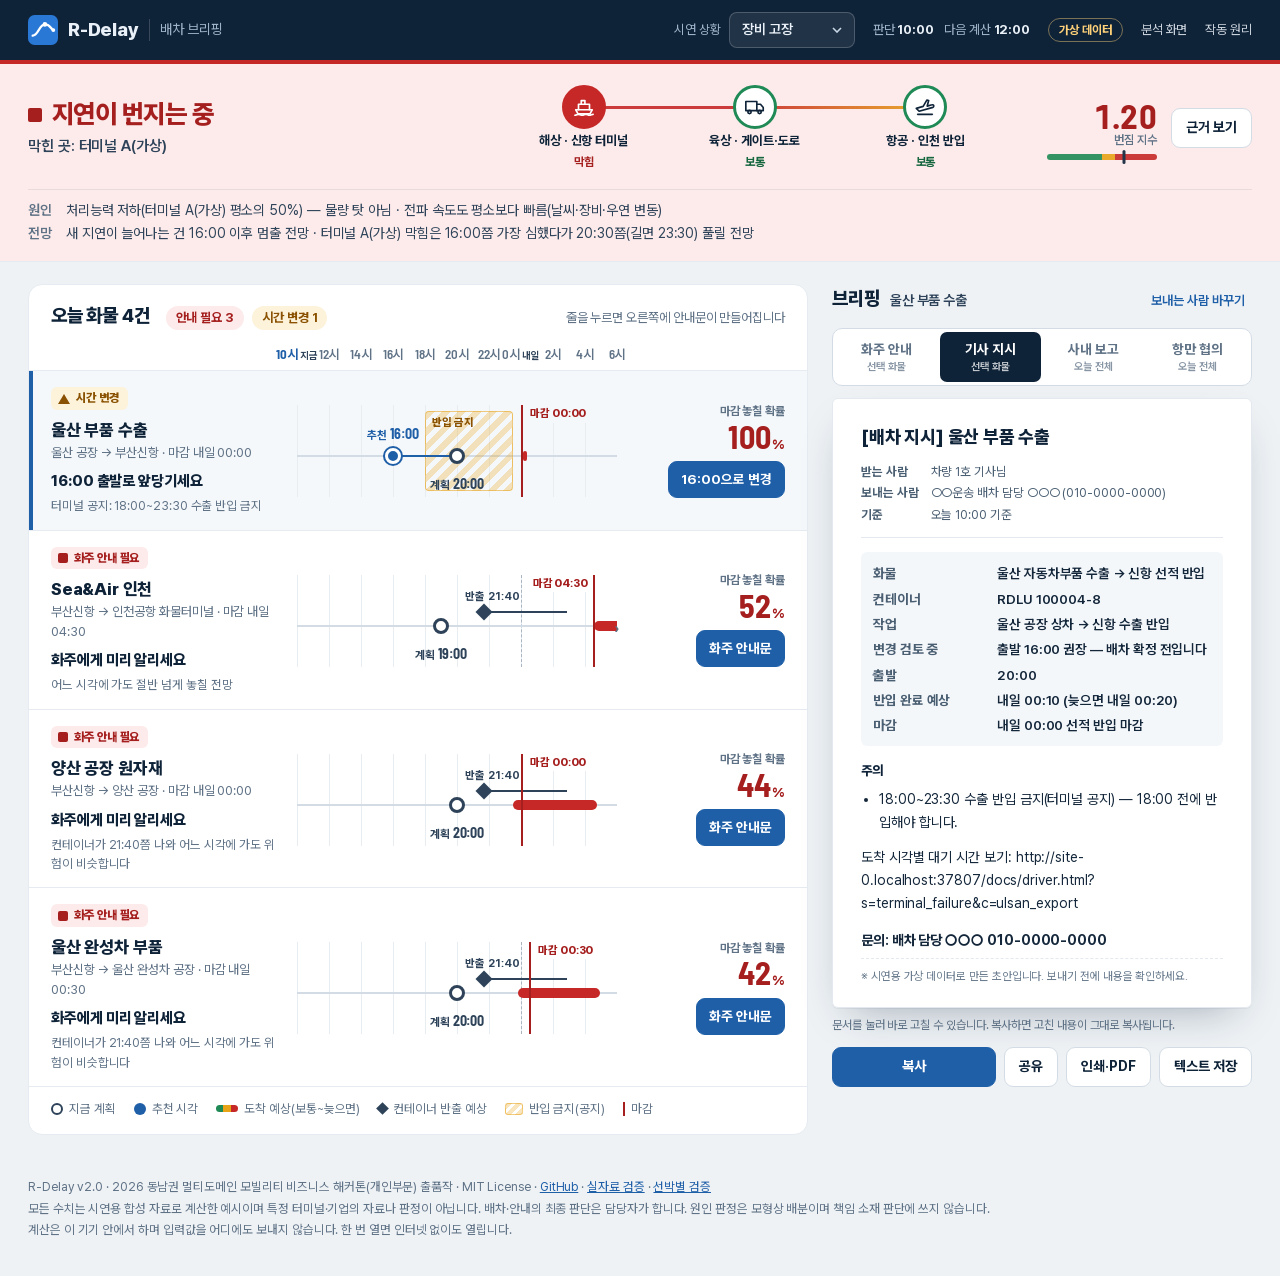
<file: docs/index.html>
<!doctype html>
<html lang="ko">
<head>
  <meta charset="utf-8">
  <meta name="viewport" content="width=device-width, initial-scale=1, viewport-fit=cover">
  <title>R-Delay 배차 브리핑</title>
  <meta name="description" content="부산신항 지연이 번지기 전에 오늘 화물의 출발 시각과 화주·기사 안내문을 정해 주는 배차 담당자 화면(시연용 가상 데이터).">
  <meta name="theme-color" content="#0e2238">
  <link rel="manifest" href="manifest.webmanifest">
  <link rel="icon" href="assets/img/icon.svg" type="image/svg+xml">
  <link rel="apple-touch-icon" href="assets/img/icon-192.png">
  <link rel="preload" href="assets/fonts/PretendardVariable.subset.woff2" as="font" type="font/woff2" crossorigin>
  <link rel="stylesheet" href="assets/css/board.css?v=20261107a">
  <script type="module" src="assets/js/board.js?v=20261107a"></script>
</head>
<body>
<header class="bar">
  <div class="bar-in">
    <a class="logo" href="./" aria-label="R-Delay 처음 화면">
      <svg viewBox="0 0 64 64" aria-hidden="true"><rect width="64" height="64" rx="14" fill="#2a78d6"/><path d="M10 44 C22 44 24 20 36 20 S50 32 54 32" fill="none" stroke="#fff" stroke-width="5" stroke-linecap="round"/><circle cx="36" cy="20" r="5" fill="#fff"/><circle cx="54" cy="32" r="4" fill="#fff"/></svg>
      <span class="logo-word">R-Delay</span><span class="logo-sub">배차 브리핑</span>
    </a>
    <label class="scn"><span>시연 상황</span><select id="scn" aria-label="시연 상황 고르기"></select></label>
    <p class="asof"><span>판단 <b id="asof">10:00</b></span><span class="next">다음 계산 <b id="next">12:00</b></span></p>
    <span class="tag-demo" title="화면의 수치는 공개 보도 사건 유형을 본뜬 합성 자료로 계산했습니다. 특정 터미널·기업의 자료나 판정이 아닙니다.">가상 데이터</span>
    <button type="button" class="btn-install" id="install" hidden>앱으로 설치</button>
    <a class="bar-link" href="analysis.html">분석 화면</a>
    <a class="bar-link" href="method.html">작동 원리</a>
  </div>
</header>

<section class="ribbon" id="ribbon" data-level="good" aria-labelledby="rb-title">
  <div class="rb-in">
    <div>
      <h1 class="rb-title" id="rb-title"><span class="shape" data-s="dot" aria-hidden="true"></span><span id="rb-title-text">불러오는 중</span></h1>
      <p class="rb-sub" id="rb-sub"></p>
    </div>
    <ol class="chain" id="chain" aria-label="해상·육상·항공 거점 상태"></ol>
    <div class="rb-index">
      <p class="rd" id="rd"><span class="rd-v num" id="rd-v">–</span><span class="rd-l">번짐 지수</span><span class="rd-gauge" aria-hidden="true"><i id="rd-i"></i></span></p>
      <button type="button" class="btn" id="why-btn">근거 보기</button>
    </div>
    <dl class="rb-facts" id="rb-facts"></dl>
  </div>
</section>

<main class="work">
  <section class="board" aria-labelledby="board-h">
    <header class="board-head">
      <h2 id="board-h">오늘 화물 <span id="n">0</span>건</h2>
      <p class="counts" id="counts"></p>
      <p class="board-hint">줄을 누르면 오른쪽에 안내문이 만들어집니다</p>
    </header>
    <div class="axis grid3" aria-hidden="true"><span></span><div class="axis-track" id="axis"></div><span></span></div>
    <ol class="rows" id="rows" aria-label="오늘 화물"></ol>
    <p class="legend" aria-hidden="true">
      <span><i class="lg lg-plan"></i>지금 계획</span><span><i class="lg lg-rec"></i>추천 시각</span>
      <span><i class="lg lg-band"></i>도착 예상(보통~늦으면)</span><span><i class="lg lg-ready"></i>컨테이너 반출 예상</span>
      <span><i class="lg lg-closed"></i>반입 금지(공지)</span><span><i class="lg lg-dl"></i>마감</span>
    </p>
  </section>

  <aside class="brief" aria-labelledby="brief-h">
    <header class="brief-head">
      <h2 id="brief-h">브리핑</h2>
      <p class="brief-for" id="brief-for"></p>
      <button type="button" class="btn-quiet" id="sender-btn">보내는 사람 바꾸기</button>
    </header>
    <div class="tabs" role="tablist" aria-label="문서 종류" id="tabs"></div>
    <article class="paper" id="paper" role="tabpanel" aria-live="polite" tabindex="0" contenteditable="true" spellcheck="false"></article>
    <p class="edit-hint">문서를 눌러 바로 고칠 수 있습니다. 복사하면 고친 내용이 그대로 복사됩니다.</p>
    <div class="brief-actions">
      <button type="button" class="btn-primary" id="copy">복사</button>
      <button type="button" class="btn" id="share">공유</button>
      <button type="button" class="btn" id="print">인쇄·PDF</button>
      <button type="button" class="btn" id="save">텍스트 저장</button>
    </div>
  </aside>
</main>

<footer class="foot">
  <p>R-Delay v2.0 · 2026 동남권 멀티도메인 모빌리티 비즈니스 해커톤(개인부문) 출품작 · MIT License · <a href="https://github.com/jaewansh/R-Delay">GitHub</a> · <a href="backtest.html">실자료 검증</a> · <a href="backtest-ship.html">선박별 검증</a></p>
  <p>모든 수치는 시연용 합성 자료로 계산한 예시이며 특정 터미널·기업의 자료나 판정이 아닙니다. 배차·안내의 최종 판단은 담당자가 합니다. 원인 판정은 모형상 배분이며 책임 소재 판단에 쓰지 않습니다.</p>
  <p>계산은 이 기기 안에서 하며 입력값을 어디에도 보내지 않습니다. 한 번 열면 인터넷 없이도 열립니다.</p>
</footer>

<dialog class="sheet" id="why" aria-labelledby="why-h">
  <div class="sheet-in">
    <div class="sheet-head"><h2 id="why-h">근거</h2><button type="button" class="btn" data-close>닫기</button></div>
    <p id="why-lead"></p>
    <h3>무엇을 되돌리면 번짐이 멈추나</h3>
    <p>번짐 지수는 지연 1건이 풀리기 전에 새 지연을 평균 몇 건 만드는지입니다. 1보다 크면 지연이 스스로 불어납니다.</p>
    <div class="cf" id="cf"></div>
    <h3>번짐 지수 — 지난 24시간과 앞으로 24시간</h3>
    <svg class="spark" id="spark" viewBox="0 0 520 150" role="img" aria-label="번짐 지수 추이"></svg>
    <h3>얼마나 믿을 수 있나</h3>
    <ul class="trust" id="trust"></ul>
    <p><a href="method.html">작동 원리·검증 전체</a> · <a href="analysis.html" id="why-analysis">분석 화면에서 이 장면 보기</a> · <a href="backtest.html">실자료 검증 보기</a></p>
  </div>
</dialog>

<dialog class="dlg-small" id="sender" aria-labelledby="sender-h">
  <form method="dialog" id="sender-form">
    <h2 id="sender-h" style="margin:0;font-size:18px">보내는 사람</h2>
    <label>회사 이름<input name="company" autocomplete="organization"></label>
    <label>담당자<input name="name" autocomplete="name"></label>
    <label>연락처<input name="phone" autocomplete="tel" inputmode="tel"></label>
    <div class="dlg-actions"><button class="btn" value="cancel" type="submit">취소</button><button class="btn-primary" value="ok" type="submit">저장</button></div>
  </form>
</dialog>

<div class="toast" id="toast" role="status" aria-live="polite"></div>
</body>
</html>
</file>
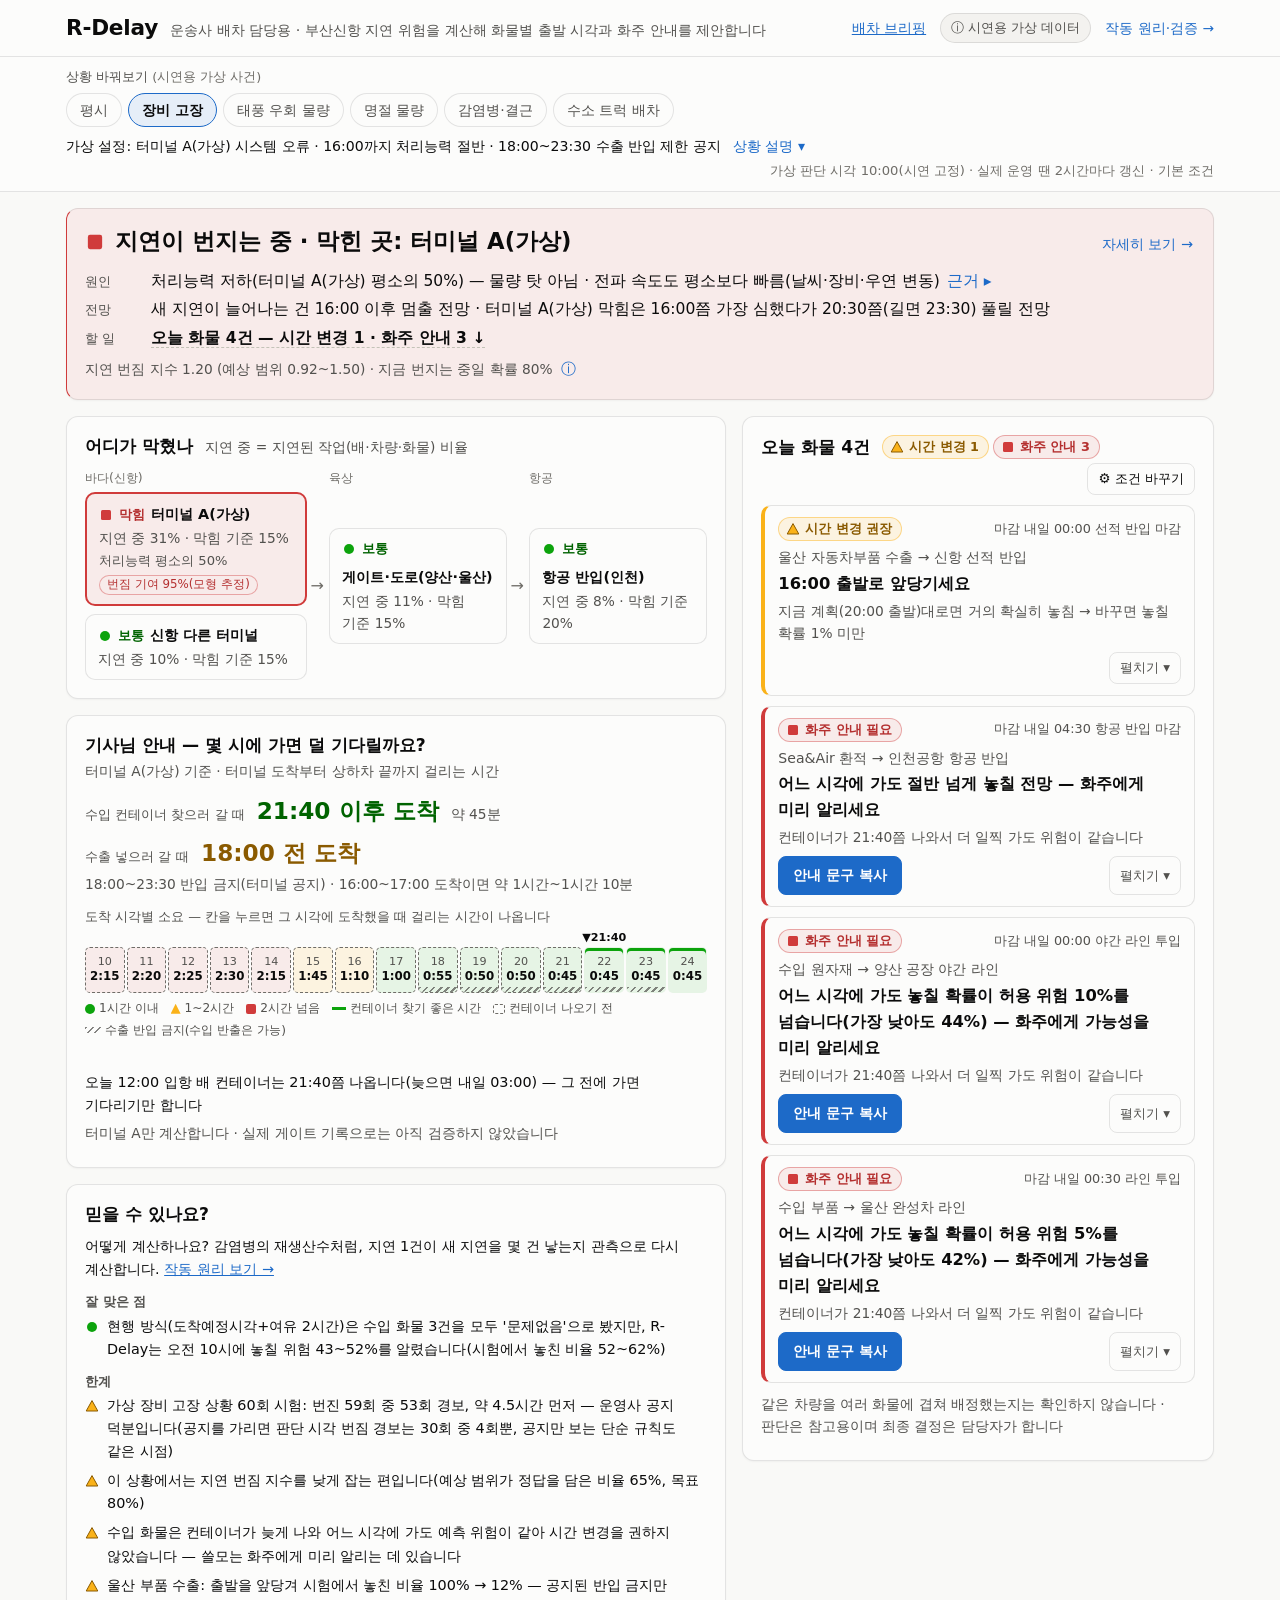
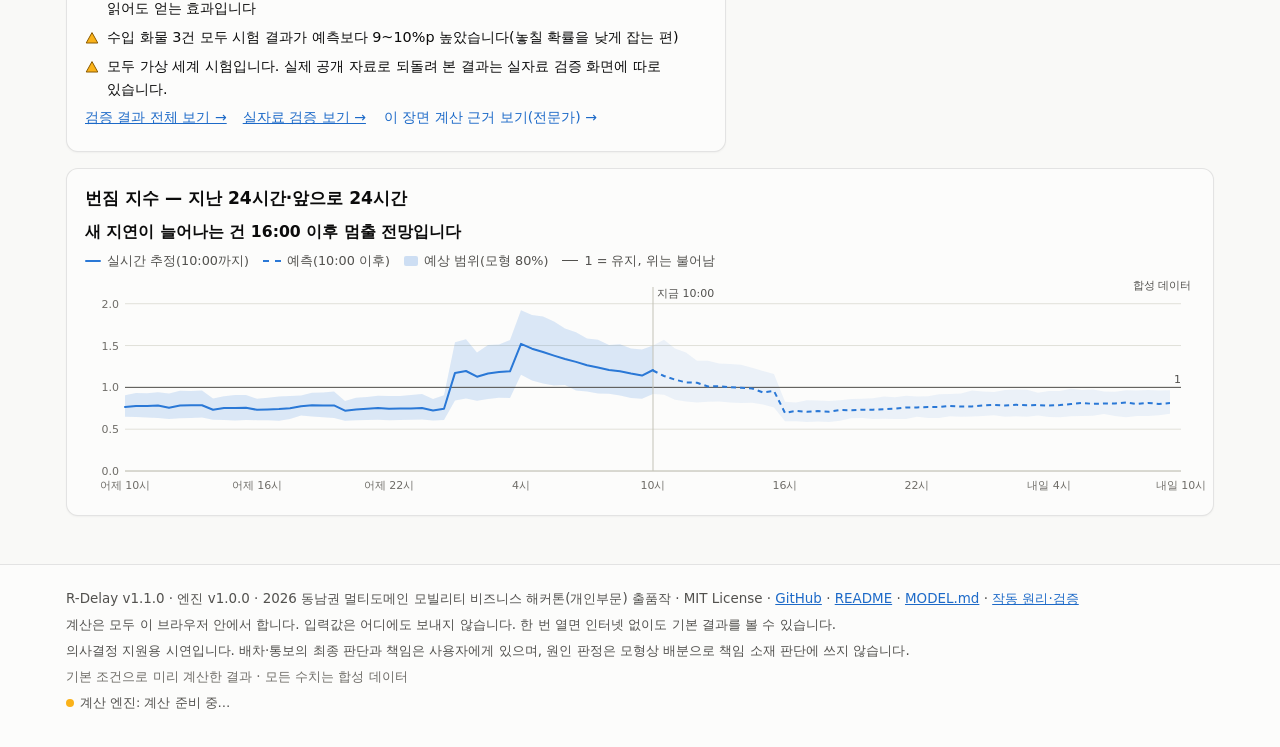
<file: docs/analysis.html>
<!doctype html>
<html lang="ko">
<head>
  <meta charset="utf-8">
  <meta name="viewport" content="width=device-width, initial-scale=1">
  <title>R-Delay 분석 화면 · 부산신항 지연 조기경보</title>
  <meta name="description" content="부산신항 지연이 번지기 전에 화물별 출발 시각과 화주 안내를 정해 주는 개념검증 시연(합성 데이터).">
  <meta name="theme-color" content="#fcfcfb" media="(prefers-color-scheme: light)">
  <meta name="theme-color" content="#1a1a19" media="(prefers-color-scheme: dark)">
  <link rel="icon" href="assets/img/icon.svg" type="image/svg+xml">
  <link rel="stylesheet" href="assets/css/style.css?v=20261107a">
  <script>
    // 배포 직후 옛 서비스 워커가 옛 화면 파일을 섞어 주면 첫 화면이 비어 버린다. 첫 화면을 그리기 전에 화면 스크립트(assets/js)에서
    // 오류가 나면, 새 워커를 내려받는 중이면 자리 잡을 때까지(최대 30초), 아니면 4초 기다렸다가 한 번만 새로 고친다.
    // 새 워커가 자리 잡으면(controllerchange, 워커가 바뀔 때 한 번뿐) 다시 연다. 그래도 안 되면 안내 문구를 띄운다. app.js의 RELOAD_KEY와 같은 키.
    (function () {
      var KEY = "rdelay-reload-once", armed = false, root = document.documentElement;
      function go() { if (!root.dataset.ready) location.reload(); }
      function giveUp() {
        if (root.dataset.ready || document.querySelector("p.err")) return;
        var p = document.createElement("p");
        p.className = "err";
        p.dataset.guard = "1";
        p.textContent = "화면을 불러오지 못했습니다. 새로 고침해 보세요.";
        (document.querySelector("main .wrap") || document.body).prepend(p);
      }
      function retry() {
        if (armed || root.dataset.ready || !/^https?:$/.test(location.protocol)) return;
        armed = true;
        var sw = navigator.serviceWorker, first = false;
        if (sw) sw.addEventListener("controllerchange", go, { once: true });
        try { first = !sessionStorage.getItem(KEY); if (first) sessionStorage.setItem(KEY, "1"); } catch (e) { first = false; }
        if (!first) { setTimeout(giveUp, 8000); return; }
        var wait = function (ms) { setTimeout(go, ms); };
        if (sw && sw.getRegistration) {
          sw.getRegistration().then(function (reg) {
            if (!reg) return wait(4000);
            return reg.update().catch(function () {}).then(function () { wait(reg.installing || reg.waiting ? 30000 : 4000); });
          }).catch(function () { wait(4000); });
        } else wait(4000);
      }
      var APP = new URL("assets/js/", document.baseURI).href; // 이 사이트의 화면 스크립트만 본다(다른 출처·확장 기능 오류는 무시)
      function fromApp(s) { return (s || "").indexOf(APP) !== -1; }
      window.addEventListener("error", function (e) { if (fromApp(e.filename)) retry(); });
      // 모듈 파일을 받지 못한 실패는 script 요소에서만 나고 위로 올라오지 않으므로 캡처 단계에서 본다
      window.addEventListener("error", function (e) { var t = e.target; if (t && t.tagName === "SCRIPT" && fromApp(t.src)) retry(); }, true);
      window.addEventListener("unhandledrejection", function (e) { if (fromApp(e.reason && e.reason.stack)) retry(); });
    })();
  </script>
  <script type="module" src="assets/js/app.js?v=20261107a"></script>
</head>
<body>
<a class="skip" href="#status">본문으로 건너뛰기</a>
<header class="appbar">
  <div class="wrap">
    <div class="brand">
      <h1>R-Delay</h1>
      <p id="tagline">운송사 배차 담당용 · 부산신항 지연 위험을 계산해 화물별 출발 시각과 화주 안내를 제안합니다</p>
    </div>
    <div class="appbar-right">
      <a href="index.html">배차 브리핑</a>
      <button type="button" class="badge" id="about-btn" aria-haspopup="dialog">ⓘ 시연용 가상 데이터</button>
      <a id="method-link" href="method.html"><span class="long">작동 원리·검증</span><span class="short">원리</span> →</a>
    </div>
  </div>
</header>

<section id="scenario-bar" aria-label="시연 상황">
  <div class="wrap">
    <div class="sb-label">상황 바꿔보기 <span class="muted">(시연용 가상 사건)</span></div>
    <div id="scenario-chips" role="radiogroup" aria-label="시연 상황"></div>
    <div class="sb-line">
      <p id="scenario-line"></p>
      <button type="button" class="link" id="scenario-more" aria-expanded="false" aria-controls="scenario-summary">상황 설명 ▾</button>
      <span class="sb-meta"><span id="as-of"></span> · <span id="source-tag">기본 조건</span>
        <button type="button" class="link" id="reset-defaults" hidden>기본값으로 되돌리기</button></span>
    </div>
    <p id="scenario-summary" hidden></p>
  </div>
</section>

<nav id="jump" aria-label="빠른 이동">
  <div class="wrap">
    <a href="#scenario-bar" class="jump-scn" id="jump-scn" aria-label="상황 바꾸기">장비 고장</a>
    <a href="#status">지금 상황</a>
    <a href="#cargo">내 화물&nbsp;<span id="jump-n">4</span></a>
    <a href="#driver">기사님 안내</a>
    <button type="button" class="badge-mini" id="about-btn-m" aria-haspopup="dialog" aria-label="시연용 가상 데이터 안내">가상</button>
  </div>
</nav>

<main>
  <div class="wrap">
    <section id="status" class="card banner" data-level="good" aria-labelledby="status-title">
      <div class="banner-head">
        <h2 id="status-title"></h2>
        <button type="button" class="link" id="open-detail">자세히 보기 →</button>
      </div>
      <dl id="status-lines">
        <dt id="st-cause-dt">원인</dt><dd id="st-cause"></dd>
        <dt>전망</dt><dd id="st-outlook"></dd>
        <dt>할 일</dt><dd><a href="#cargo" id="st-todo"></a></dd>
      </dl>
      <p id="st-index"></p>
      <p id="rd-info-text" class="aside" hidden></p>
      <p class="aside" id="as-of-m"><span id="as-of-m-text"></span> <span id="src-m"></span> <button type="button" class="link" id="reset-defaults-m" hidden>기본값으로</button></p>
    </section>

    <div class="board">
      <section id="where" class="card" aria-labelledby="where-h">
        <div class="card-head">
          <h2 id="where-h">어디가 막혔나</h2>
          <p class="aside">지연 중 = 지연된 작업(배·차량·화물) 비율</p>
        </div>
        <div class="node-groups" aria-hidden="true"><span>바다(신항)</span><span>육상</span><span>항공</span></div>
        <ol id="node-strip"></ol>
      </section>

      <section id="cargo" class="card" aria-labelledby="cargo-h">
        <div class="card-head">
          <h2 id="cargo-h">오늘 화물 4건</h2>
          <div id="cargo-counts"></div>
          <button type="button" class="btn-ghost" id="open-settings" aria-haspopup="dialog">⚙ 조건 바꾸기</button>
        </div>
        <ol id="cargo-list"></ol>
        <p class="aside" id="cargo-foot">같은 차량을 여러 화물에 겹쳐 배정했는지는 확인하지 않습니다 · 판단은 참고용이며 최종 결정은 담당자가 합니다</p>
      </section>

      <section id="driver" class="card" aria-labelledby="driver-h">
        <div class="card-head">
          <h2 id="driver-h">기사님 안내 — 몇 시에 가면 덜 기다릴까요?</h2>
          <p class="aside">터미널 A(가상) 기준 · 터미널 도착부터 상하차 끝까지 걸리는 시간</p>
        </div>
        <p class="drv-warn" id="drv-warn" hidden></p>
        <div class="drv-big" id="drv-big"></div>
        <p class="drv-hint" id="drv-hint">도착 시각별 소요 — 칸을 누르면 그 시각에 도착했을 때 걸리는 시간이 나옵니다</p>
        <div id="drv-band" role="group" aria-label="도착 시각별 소요" aria-describedby="drv-best-sr"></div>
        <p class="drv-legend" aria-hidden="true">
          <span class="lg-lv"><i class="shape" data-level="good"></i>1시간 이내</span><span class="lg-lv"><i class="shape" data-level="warning"></i>1~2시간</span>
          <span class="lg-lv"><i class="shape" data-level="critical"></i>2시간 넘음</span><span id="lg-best" hidden><i class="uline"></i>컨테이너 찾기 좋은 시간</span>
          <span id="lg-early" hidden><i class="dim"></i>컨테이너 나오기 전</span><span id="lg-closed" hidden><i class="hatch"></i>수출 반입 금지(수입 반출은 가능)</span>
        </p>
        <p id="drv-readout"></p>
        <p id="drv-ready" class="drv-line"></p>
        <p class="aside" id="drv-foot">터미널 A만 계산합니다 · 실제 게이트 기록으로는 아직 검증하지 않았습니다</p>
        <span class="sr-only" id="drv-best-sr"></span>
      </section>

      <section id="trust" class="card" aria-labelledby="trust-h">
        <div class="card-head"><h2 id="trust-h">믿을 수 있나요?</h2></div>
        <p class="how">어떻게 계산하나요? 감염병의 재생산수처럼, 지연 1건이 새 지연을 몇 건 낳는지 관측으로 다시 계산합니다. <a href="method.html#overview">작동 원리 보기 →</a></p>
        <h3 class="trust-h" id="trust-good-h">잘 맞은 점</h3>
        <ul class="trust-list" id="trust-good" aria-labelledby="trust-good-h"></ul>
        <h3 class="trust-h" id="trust-lim-h">한계</h3>
        <ul class="trust-list" id="trust-limits" aria-labelledby="trust-lim-h"></ul>
        <p class="trust-links"><a href="method.html#valid">검증 결과 전체 보기 →</a> <a href="backtest.html">실자료 검증 보기 →</a> <button type="button" class="link" id="open-valid">이 장면 계산 근거 보기(전문가) →</button></p>
      </section>

      <section id="trend" class="card" aria-labelledby="trend-h">
        <div class="card-head"><h2 id="trend-h">번짐 지수 — 지난 24시간·앞으로 24시간</h2></div>
        <p class="answer" id="trend-line"></p>
        <div class="legend" id="trend-legend"></div>
        <div class="chart" id="trend-chart"></div>
      </section>
    </div>
  </div>
</main>

<footer>
  <div class="wrap">
    <p>R-Delay <span id="foot-ver">v1.1.0 · 엔진 v1.0.0</span> · 2026 동남권 멀티도메인 모빌리티 비즈니스 해커톤(개인부문) 출품작 · MIT License ·
      <a href="https://github.com/jaewansh/R-Delay">GitHub</a> · <a href="https://github.com/jaewansh/R-Delay#readme">README</a> ·
      <a href="https://github.com/jaewansh/R-Delay/blob/main/MODEL.md">MODEL.md</a> · <a href="method.html">작동 원리·검증</a></p>
    <p>계산은 모두 이 브라우저 안에서 합니다. 입력값은 어디에도 보내지 않습니다. 한 번 열면 인터넷 없이도 기본 결과를 볼 수 있습니다.</p>
    <p>의사결정 지원용 시연입니다. 배차·통보의 최종 판단과 책임은 사용자에게 있으며, 원인 판정은 모형상 배분으로 책임 소재 판단에 쓰지 않습니다.</p>
    <p id="build-info" class="muted"></p>
    <p class="muted engine-line"><span class="engine" id="engine" data-state="idle"><span class="dot" aria-hidden="true"></span><span id="engine-text">기본 결과</span></span></p>
  </div>
</footer>

<!-- 자세히 보기(연구·검증용 원자료) -->
<dialog id="detail" class="sheet" aria-labelledby="detail-h">
  <div class="sheet-head">
    <h2 id="detail-h">자세히 보기</h2>
    <button type="button" class="btn-ghost" data-close>닫기</button>
  </div>
  <p class="aside sheet-note">연구·검증용 원자료입니다. 메인 화면 문장은 반올림한 값입니다.</p>
  <div class="tabs" role="tablist" aria-label="자세히 보기 항목">
    <button type="button" role="tab" id="tab-trend" aria-controls="panel-trend" aria-selected="true">추이</button>
    <button type="button" role="tab" id="tab-nodes" aria-controls="panel-nodes" aria-selected="false" tabindex="-1">거점</button>
    <button type="button" role="tab" id="tab-cause" aria-controls="panel-cause" aria-selected="false" tabindex="-1">원인</button>
    <button type="button" role="tab" id="tab-network" aria-controls="panel-network" aria-selected="false" tabindex="-1">경로</button>
    <button type="button" role="tab" id="tab-queue" aria-controls="panel-queue" aria-selected="false" tabindex="-1">대기</button>
    <button type="button" role="tab" id="tab-obs" aria-controls="panel-obs" aria-selected="false" tabindex="-1">관측</button>
    <button type="button" role="tab" id="tab-valid" aria-controls="panel-valid" aria-selected="false" tabindex="-1">검증</button>
  </div>
  <div class="sheet-body">
    <section role="tabpanel" id="panel-trend" aria-labelledby="tab-trend">
      <h3>지연 번짐 지수: 지난 24시간과 앞으로 24시간</h3>
      <p class="aside">1보다 크면 지연 1건이 평균 1건 넘게 새 지연을 낳아 연쇄가 커집니다. 띠는 예상 범위(10번 중 8번)입니다.</p>
      <div class="checks">
        <label><input type="checkbox" id="show-smooth"> 사후 재추정(이후 관측까지 사용 · 운영 중엔 못 씀)</label>
        <label><input type="checkbox" id="show-truth"> 검증용 정답(가상 세계에서만 알 수 있는 값)</label>
      </div>
      <div class="legend" id="rd-legend"></div>
      <div class="chart" id="rd-chart"></div>
      <p class="aside" id="rd-caption" hidden></p>
    </section>
    <section role="tabpanel" id="panel-nodes" aria-labelledby="tab-nodes" hidden>
      <h3>거점별 지연 중인 작업 비율</h3>
      <p class="aside">지연 중인 작업(배·차량·화물)의 비율입니다. 가는 가로선은 막힘 기준, 띠는 예상 범위(10번 중 8번)입니다.</p>
      <div class="legend" id="nodes-legend"></div>
      <div class="grid-2" id="nodes-grid"></div>
    </section>
    <section role="tabpanel" id="panel-cause" aria-labelledby="tab-cause" hidden>
      <h3>만약 이 요인이 평소였다면?</h3>
      <p class="aside">요인을 하나씩 평소 값으로 되돌렸을 때의 지연 번짐 지수입니다. 점은 가운데 값, 가는 선은 예상 범위, 굵은 세로선은 1입니다.</p>
      <div id="factor-bars"></div>
      <ul class="aside plain" id="cause-notes"></ul>
      <details class="expert">
        <summary>민감도(전문가)</summary>
        <div class="table-wrap"><table id="cause-table"></table></div>
        <div class="table-wrap"><table id="xi-table"></table></div>
        <p class="aside">θ는 거점 규모 가정입니다. 육상·항공은 도메인 안에 거점이 하나라 θ의 영향이 해상 두 터미널에만 나타납니다.</p>
      </details>
    </section>
    <section role="tabpanel" id="panel-network" aria-labelledby="tab-network" hidden>
      <h3>연쇄 기여도</h3>
      <p class="aside">각 거점·연결이 지연 확산에 기여하는 몫(합계 1)입니다. 원의 크기는 거점 몫, 화살표 굵기는 거점 간 연결 몫입니다.</p>
      <p class="aside" id="self-share"></p>
      <p class="aside" id="where-note"></p>
      <div class="chart" id="net-chart"></div>
      <h4>거점별 기여 몫</h4>
      <div class="chart" id="share-chart"></div>
      <h4 id="amp-h">항공 반입 거점으로 번지는 지연(건)</h4>
      <p class="aside" id="amp-note"></p>
      <div class="chart" id="amp-chart"></div>
    </section>
    <section role="tabpanel" id="panel-queue" aria-labelledby="tab-queue" hidden>
      <h3>배가 부두 자리를 기다리는 시간</h3>
      <p class="aside">대상 선박이 들어올 때 앞에 있는 선박 수의 분포입니다. 계산 방법은 <a href="method.html#rules">작동 원리</a>에 있습니다.</p>
      <div class="chart" id="queue-chart"></div>
      <dl class="kv" id="queue-kv"></dl>
      <h3>도착 시각별 터미널 반출 소요</h3>
      <p class="aside">가운데 값과 예상 범위(10번 중 8번)입니다. 점은 덜 걸리는 시간입니다.</p>
      <div class="chart" id="gate-chart"></div>
    </section>
    <section role="tabpanel" id="panel-obs" aria-labelledby="tab-obs" hidden>
      <h3>관측 기록(2시간 간격)</h3>
      <p class="aside">관측이 들어올 때마다 계산 표본의 가중치를 고칩니다. 표본 상태(ESS)가 절반 아래로 떨어지면 표본을 다시 뽑습니다(재표본).</p>
      <div class="table-wrap"><table id="obs-table"></table></div>
    </section>
    <section role="tabpanel" id="panel-valid" aria-labelledby="tab-valid" hidden>
      <h3>이 장면 검증</h3>
      <p class="aside" id="truth-line"></p>
      <dl class="kv" id="valid-kv"></dl>
      <h4>계산 정보</h4>
      <dl class="kv" id="calc-info"></dl>
      <p><a href="method.html#valid">전체 검증은 작동 원리·검증 페이지 →</a></p>
    </section>
  </div>
</dialog>

<!-- 조건 바꾸기 -->
<dialog id="settings" class="sheet" aria-labelledby="settings-h">
  <div class="sheet-head">
    <h2 id="settings-h">조건 바꾸기</h2>
    <button type="button" class="btn-ghost" data-close>닫기</button>
  </div>
  <div class="sheet-body">
    <p class="aside">처음 한 번 계산 엔진(약 8MB)을 내려받습니다. 그 뒤엔 인터넷 없이도 작동합니다. 값을 바꾼 뒤 아래 버튼을 누르면 이 브라우저에서 다시 계산합니다.</p>
    <p class="engine-line" id="settings-engine"></p>
    <div id="cargo-sets"></div>
    <fieldset class="fleet">
      <legend>차량</legend>
      <label><input type="radio" name="fleet" id="fleet-0" value="0" checked> 디젤만</label>
      <label><input type="radio" name="fleet" id="fleet-1" value="1"> 디젤 + 수소 트럭 비교</label>
    </fieldset>
    <details id="expert">
      <summary>전문가 설정</summary>
      <div class="adv-row">
        <div class="field range"><label for="kappa">거점 간 연결 강도 κ</label>
          <div class="row"><input type="range" id="kappa" min="0" max="2" step="0.1" value="1"><output id="kappa-out" for="kappa">1.0</output></div></div>
        <div class="field"><label for="particles">계산 표본 수(입자)</label>
          <select id="particles"><option>128</option><option>256</option><option selected>512</option><option>1024</option></select></div>
        <div class="field"><label for="world">가상 세계 번호</label><input type="number" id="world" value="20261108" min="1" step="1"></div>
        <div class="field"><label for="seed">추정 난수 시드</label><input type="number" id="seed" value="20261108" min="1" step="1"></div>
      </div>
      <p class="aside">가상 세계 번호를 바꾸면 같은 사건 설정에서 물동량·참 경로·관측이 다른 ‘다른 현실’이 만들어집니다. 추정 난수 시드는 같은 현실에서 추정만 다시 합니다.</p>
    </details>
    <div class="sheet-actions">
      <button type="button" class="primary" id="run-btn">이 조건으로 다시 계산</button>
      <button type="button" class="btn-ghost" id="reset-btn">기본값으로</button>
    </div>
  </div>
</dialog>

<!-- 가상 데이터 안내 -->
<dialog id="about" class="modal" aria-labelledby="about-h">
  <h2 id="about-h">시연용 가상 데이터</h2>
  <p><b>합성 데이터 개념검증(TRL 3 수준)입니다.</b> 화면은 실데이터와 연결하지 않았습니다. 공개 실자료 후향 검증(실시간 운영 검증 아님) 결과는 실자료 검증 화면에 따로 있습니다. 화면의 수치는 공개 보도로 확인한 사건 유형(장비 고장, 우회 물량, 명절 물량, 인력 결근)을 본뜬 합성 자료로 계산했으며, 특정 터미널·기업의 자료나 판정이 아닙니다(터미널 이름은 가상). 판단은 의사결정 지원용이고 최종 결정과 책임은 사용자에게 있습니다.</p>
  <p class="aside">엔진 <span id="about-ver">v1.0.0</span> · <a href="method.html">작동 원리·검증 보기 →</a> · <a href="backtest.html">실자료 검증 보기 →</a></p>
  <div class="sheet-actions"><button type="button" class="primary" data-close autofocus>확인</button></div>
</dialog>

<div id="toast" role="status" aria-live="polite" hidden></div>
<p class="sr-only" id="sr-live" aria-live="polite"></p>
<noscript><p class="wrap err">이 시연은 JavaScript가 필요합니다.</p></noscript>
</body>
</html>
</file>
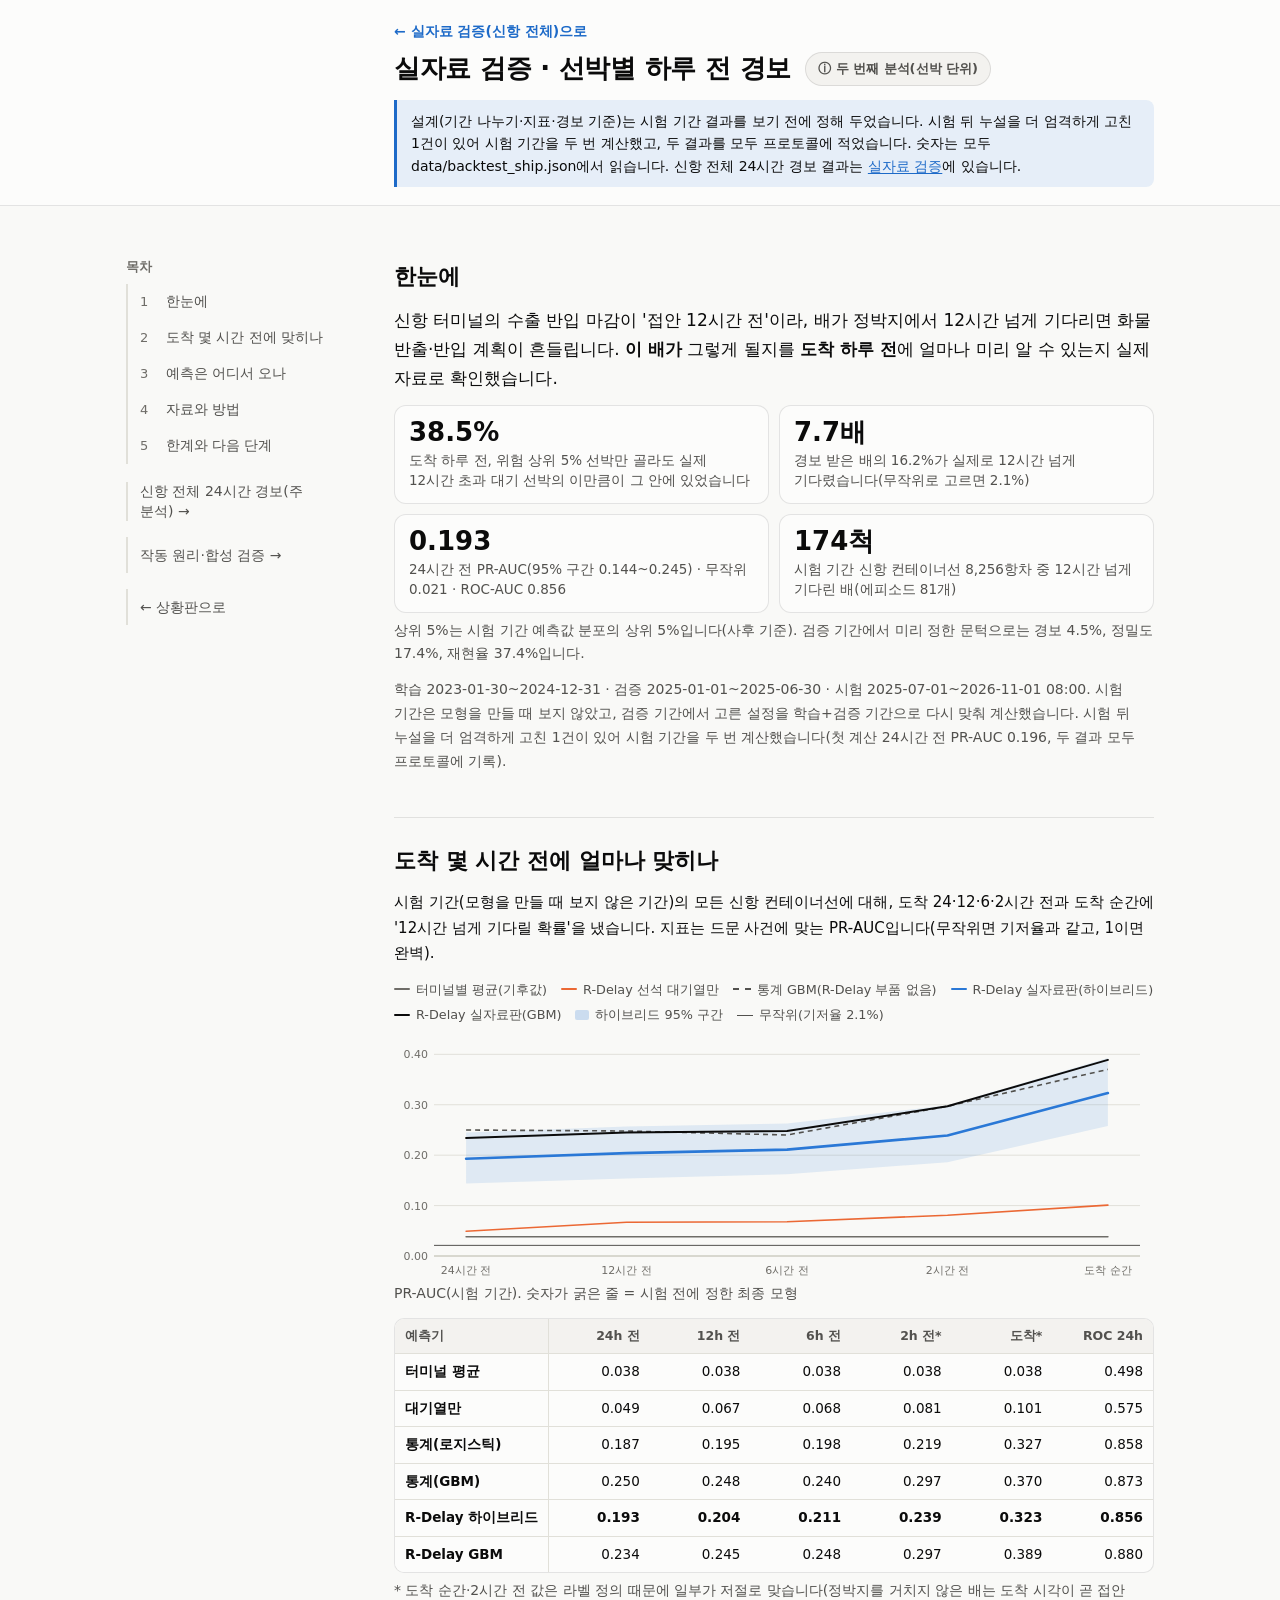
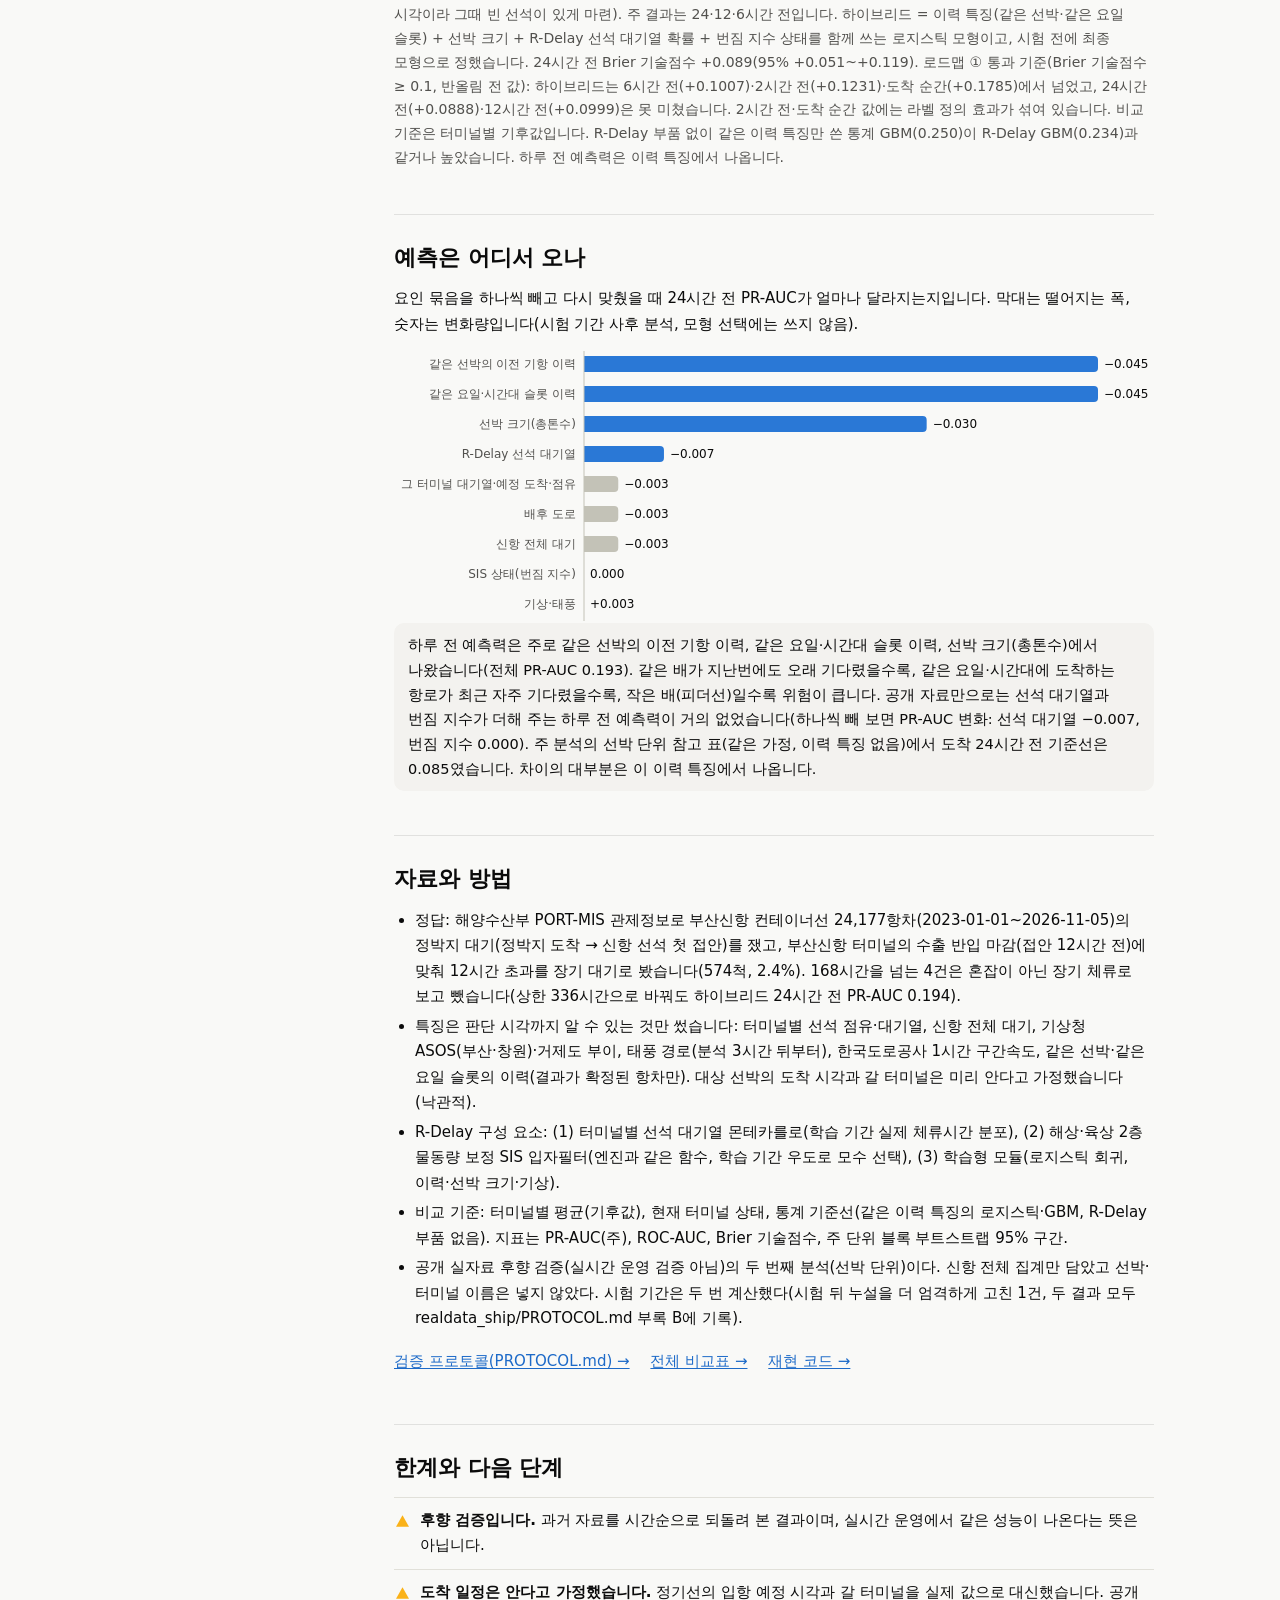
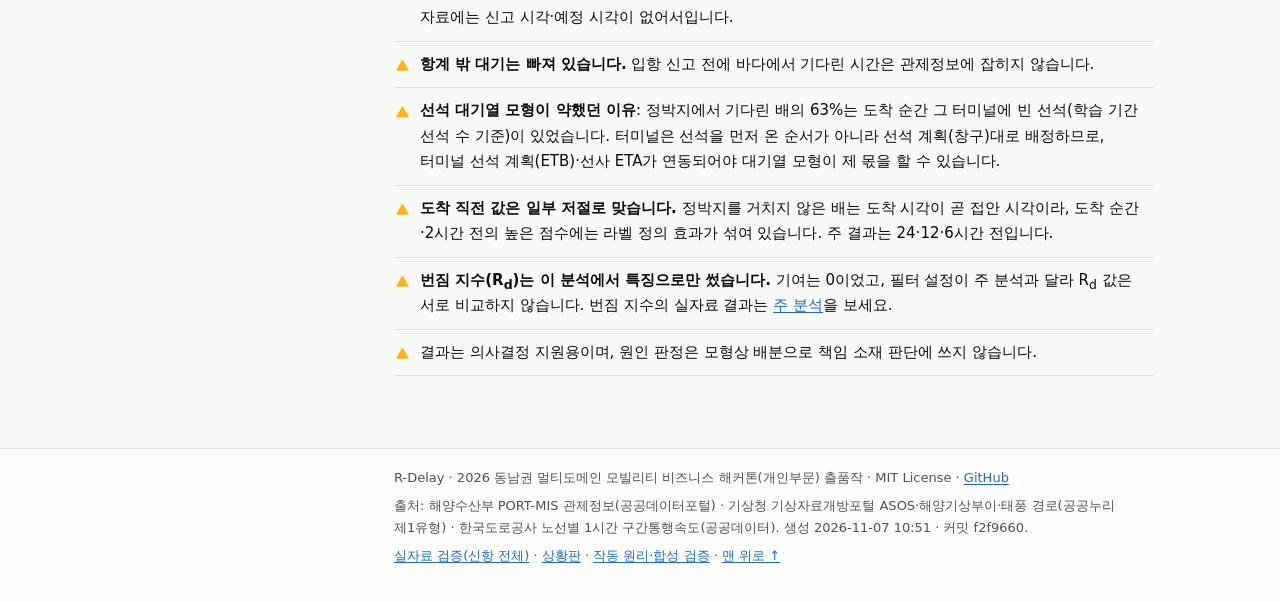
<file: docs/backtest-ship.html>
<!doctype html>
<html lang="ko">
<head>
  <meta charset="utf-8">
  <meta name="viewport" content="width=device-width, initial-scale=1">
  <title>R-Delay 선박별 검증</title>
  <meta name="description" content="부산신항 2023~2026 공개 실자료(PORT-MIS 관제정보·기상청·한국도로공사)로 본 두 번째 분석: 선박마다 도착 하루 전에 '12시간 넘게 기다릴까'를 얼마나 맞히나.">
  <meta name="theme-color" content="#fcfcfb" media="(prefers-color-scheme: light)">
  <meta name="theme-color" content="#1a1a19" media="(prefers-color-scheme: dark)">
  <link rel="icon" href="assets/img/icon.svg" type="image/svg+xml">
  <link rel="stylesheet" href="assets/css/style.css?v=20261107a">
  <link rel="stylesheet" href="assets/css/method.css?v=20261107a">
  <script type="module" src="assets/js/backtest-ship.js?v=20261107a"></script>
  <style>
    .b-kpis { display: grid; grid-template-columns: repeat(auto-fit, minmax(280px, 1fr)); gap: 10px; margin: 12px 0 6px; }
    .b-kpi { padding: 12px 14px; border: 1px solid var(--border); border-radius: 12px; background: var(--surface); }
    .b-kpi b { display: block; font-size: 26px; line-height: 1.15; color: var(--ink); font-variant-numeric: tabular-nums; }
    .b-kpi span { display: block; margin-top: 4px; color: var(--ink-2); font-size: 13.5px; line-height: 1.45; }
    .m-table td.num, .m-table th.num { text-align: right; font-variant-numeric: tabular-nums; white-space: nowrap; }
    .m-table tr.best td { font-weight: 650; }
    .b-cap { margin: 8px 0 4px; }
    .b-nw { white-space: nowrap; }
  </style>
</head>
<body class="m-page">
<a class="m-skip" href="#main">본문으로 건너뛰기</a>

<header class="m-top">
  <div class="m-top-in">
    <a class="m-back" href="backtest.html">← 실자료 검증(신항 전체)으로</a>
    <div class="m-title-row">
      <h1>실자료 검증 · 선박별 하루 전 경보</h1>
      <details class="m-about" id="about">
        <summary class="m-badge" aria-label="두 번째 분석 안내 열기">ⓘ 두 번째 분석(선박 단위)</summary>
        <div class="m-about-body" role="note">
          <p><b>실제 공개 자료로 과거를 되돌려 본 검증입니다(실시간 운영 검증 아님).</b> 같은 자료·같은 정답(정박지 대기 12시간 초과)으로, 신항 전체가 아니라 <b>선박 하나하나</b>를 도착 전에 맞히는지 따로 본 두 번째 분석입니다. 주 분석(신항 전체 24시간 경보)과 코드·모형을 나누지 않는 독립 구현이라 두 화면의 숫자를 직접 비교하지 않습니다. 신항 전체 집계만 싣고 선박·터미널 이름은 넣지 않았습니다.</p>
        </div>
      </details>
    </div>
    <p class="m-notice" id="b-notice">설계(기간 나누기·지표·경보 기준)는 시험 기간 결과를 보기 전에 정해 두었습니다. 시험 뒤 누설을 더 엄격하게 고친 1건이 있어 시험 기간을 두 번 계산했고, 두 결과를 모두 프로토콜에 적었습니다. 숫자는 모두 data/backtest_ship.json에서 읽습니다. 신항 전체 24시간 경보 결과는 <a href="backtest.html">실자료 검증</a>에 있습니다.</p>
  </div>
</header>

<div class="m-shell">
  <nav class="m-toc m-toc-side" aria-label="목차">
    <p class="m-toc-title">목차</p>
    <ol>
      <li><a href="#summary">한눈에</a></li>
      <li><a href="#ship">도착 몇 시간 전에 맞히나</a></li>
      <li><a href="#why">예측은 어디서 오나</a></li>
      <li><a href="#method">자료와 방법</a></li>
      <li><a href="#limits">한계와 다음 단계</a></li>
    </ol>
    <p class="m-toc-back"><a href="backtest.html">신항 전체 24시간 경보(주 분석) →</a></p>
    <p class="m-toc-back"><a href="method.html">작동 원리·합성 검증 →</a></p>
    <p class="m-toc-back"><a href="index.html">← 상황판으로</a></p>
  </nav>

  <details class="m-toc m-toc-mobile" id="toc-mobile">
    <summary>목차</summary>
    <nav aria-label="목차">
      <ol>
        <li><a href="#summary">한눈에</a></li>
        <li><a href="#ship">도착 몇 시간 전에 맞히나</a></li>
        <li><a href="#why">예측은 어디서 오나</a></li>
        <li><a href="#method">자료와 방법</a></li>
        <li><a href="#limits">한계와 다음 단계</a></li>
      </ol>
      <p class="m-toc-back"><a href="backtest.html">신항 전체 24시간 경보(주 분석) →</a></p>
    </nav>
  </details>

  <main id="main" class="m-main" tabindex="-1">
    <section id="summary" aria-labelledby="summary-h">
      <h2 id="summary-h">한눈에</h2>
      <p class="m-lead">신항 터미널의 수출 반입 마감이 '접안 12시간 전'이라, 배가 정박지에서 12시간 넘게 기다리면 화물 반출·반입 계획이 흔들립니다. <b>이 배가</b> 그렇게 될지를 <b>도착 하루 전</b>에 얼마나 미리 알 수 있는지 실제 자료로 확인했습니다.</p>
      <div class="b-kpis" id="b-kpis"><p class="m-loading">불러오는 중…</p></div>
      <p class="m-note" id="b-kpi-note"></p>
      <p class="m-note" id="b-period"></p>
    </section>

    <section id="ship" aria-labelledby="ship-h">
      <h2 id="ship-h">도착 몇 시간 전에 얼마나 맞히나</h2>
      <p>시험 기간(모형을 만들 때 보지 않은 기간)의 모든 신항 컨테이너선에 대해, 도착 24·12·6·2시간 전과 도착 순간에 '12시간 넘게 기다릴 확률'을 냈습니다. 지표는 드문 사건에 맞는 PR-AUC입니다(무작위면 기저율과 같고, 1이면 완벽).</p>
      <div class="legend" id="lead-legend"></div>
      <div class="chart" id="lead-chart"></div>
      <div class="m-table-wrap">
        <table id="lead-table" class="m-table"><tbody><tr><td class="m-loading">불러오는 중…</td></tr></tbody></table>
      </div>
      <p class="m-note" id="lead-note"></p>
    </section>

    <section id="why" aria-labelledby="why-h">
      <h2 id="why-h">예측은 어디서 오나</h2>
      <p>요인 묶음을 하나씩 빼고 다시 맞췄을 때 24시간 전 PR-AUC가 얼마나 달라지는지입니다. 막대는 떨어지는 폭, 숫자는 변화량입니다(시험 기간 사후 분석, 모형 선택에는 쓰지 않음).</p>
      <div class="chart" id="why-chart"></div>
      <p class="m-plain" id="why-text"></p>
    </section>

    <section id="method" aria-labelledby="method-h">
      <h2 id="method-h">자료와 방법</h2>
      <ul id="method-list"><li class="m-loading">불러오는 중…</li></ul>
      <p class="m-links"><a href="https://github.com/jaewansh/R-Delay/blob/main/realdata_ship/PROTOCOL.md">검증 프로토콜(PROTOCOL.md) →</a> <a href="https://github.com/jaewansh/R-Delay/blob/main/realdata_ship/results/compare.md">전체 비교표 →</a> <a href="https://github.com/jaewansh/R-Delay/tree/main/realdata_ship">재현 코드 →</a></p>
    </section>

    <section id="limits" aria-labelledby="limits-h">
      <h2 id="limits-h">한계와 다음 단계</h2>
      <ul class="m-limits">
        <li><b>후향 검증입니다.</b> 과거 자료를 시간순으로 되돌려 본 결과이며, 실시간 운영에서 같은 성능이 나온다는 뜻은 아닙니다.</li>
        <li><b>도착 일정은 안다고 가정했습니다.</b> 정기선의 입항 예정 시각과 갈 터미널을 실제 값으로 대신했습니다. 공개 자료에는 신고 시각·예정 시각이 없어서입니다.</li>
        <li><b>항계 밖 대기는 빠져 있습니다.</b> 입항 신고 전에 바다에서 기다린 시간은 관제정보에 잡히지 않습니다.</li>
        <li><b>선석 대기열 모형이 약했던 이유</b>: <span id="lim-queue">터미널은 선석을 '먼저 온 순서'가 아니라 선석 계획(창구)대로 배정합니다. 터미널 선석 계획(ETB)·선사 ETA가 연동되면 대기열 모형이 제 몫을 할 수 있습니다.</span></li>
        <li><b>도착 직전 값은 일부 저절로 맞습니다.</b> 정박지를 거치지 않은 배는 도착 시각이 곧 접안 시각이라, 도착 순간·2시간 전의 높은 점수에는 라벨 정의 효과가 섞여 있습니다. 주 결과는 24·12·6시간 전입니다.</li>
        <li><b>번짐 지수(R<sub>d</sub>)는 이 분석에서 특징으로만 썼습니다.</b> 기여는 0이었고, 필터 설정이 주 분석과 달라 R<sub>d</sub> 값은 서로 비교하지 않습니다. 번짐 지수의 실자료 결과는 <a href="backtest.html">주 분석</a>을 보세요.</li>
        <li>결과는 의사결정 지원용이며, 원인 판정은 모형상 배분으로 책임 소재 판단에 쓰지 않습니다.</li>
      </ul>
    </section>
  </main>
</div>

<footer class="m-foot">
  <div class="m-foot-in">
    <p>R-Delay · 2026 동남권 멀티도메인 모빌리티 비즈니스 해커톤(개인부문) 출품작 · MIT License · <a href="https://github.com/jaewansh/R-Delay">GitHub</a></p>
    <p id="b-sources">출처: 해양수산부 PORT-MIS 관제정보(공공데이터포털), 기상청 기상자료개방포털 ASOS·해양기상부이·태풍 경로(공공누리 제1유형), 한국도로공사 노선별 1시간 구간통행속도(공공데이터).</p>
    <p><a href="backtest.html">실자료 검증(신항 전체)</a> · <a href="index.html">상황판</a> · <a href="method.html">작동 원리·합성 검증</a> · <a href="#main">맨 위로 ↑</a></p>
  </div>
</footer>
<noscript><p class="m-error">표와 그래프는 JavaScript가 필요합니다. 같은 숫자는 GitHub의 realdata_ship/results/compare.md에 있습니다.</p></noscript>
</body>
</html>
</file>
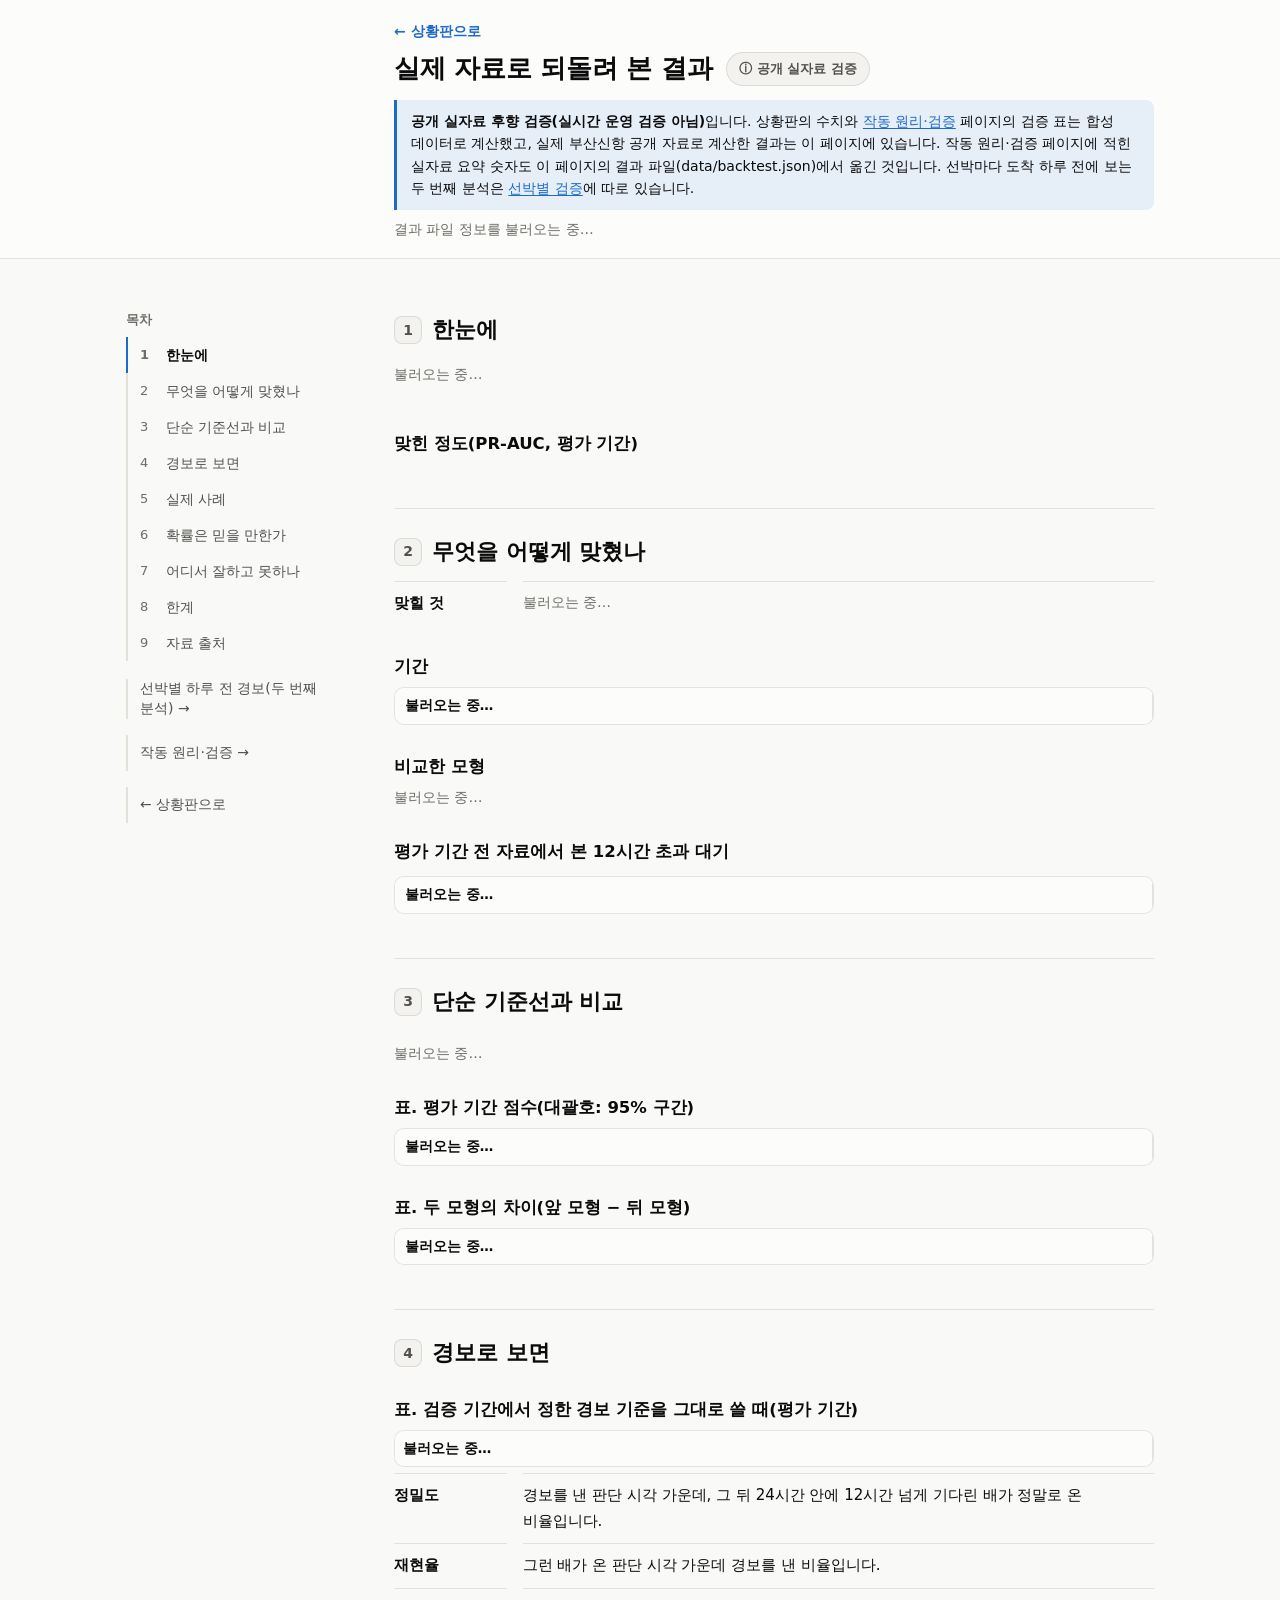
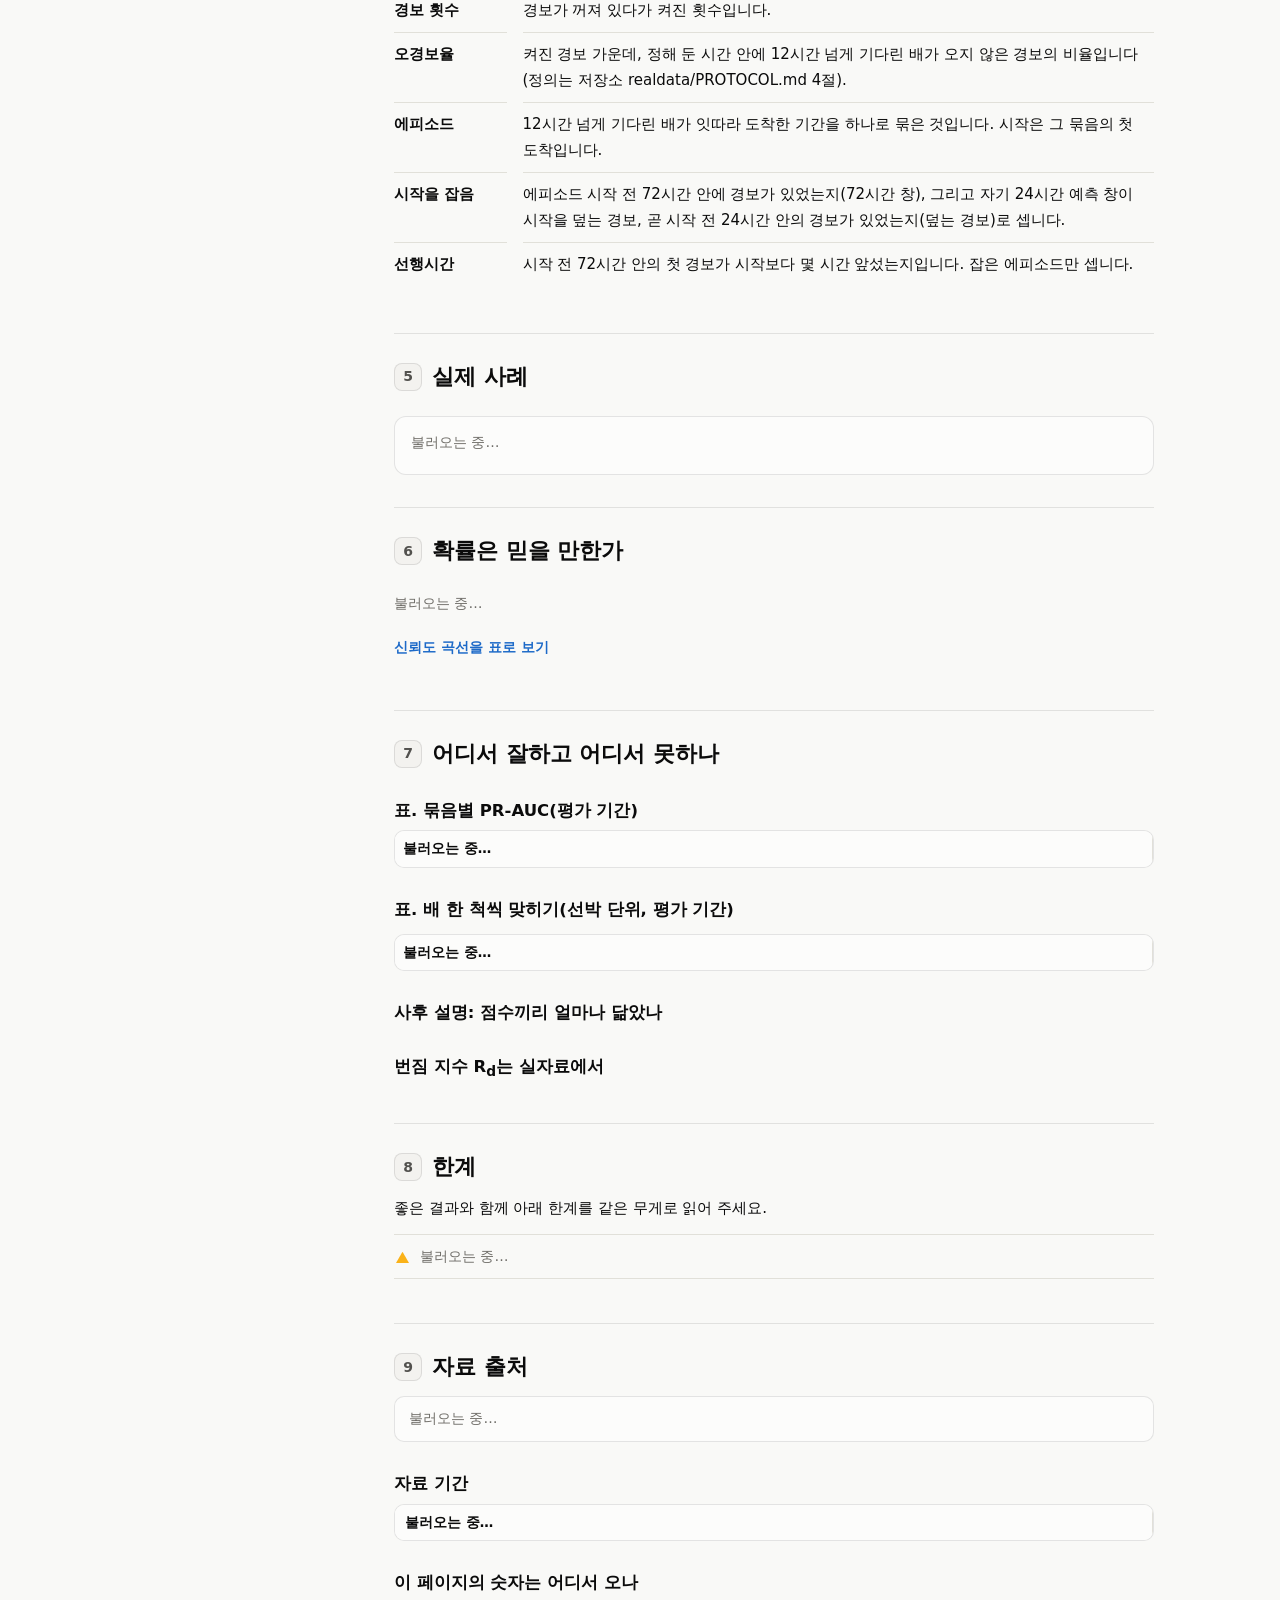
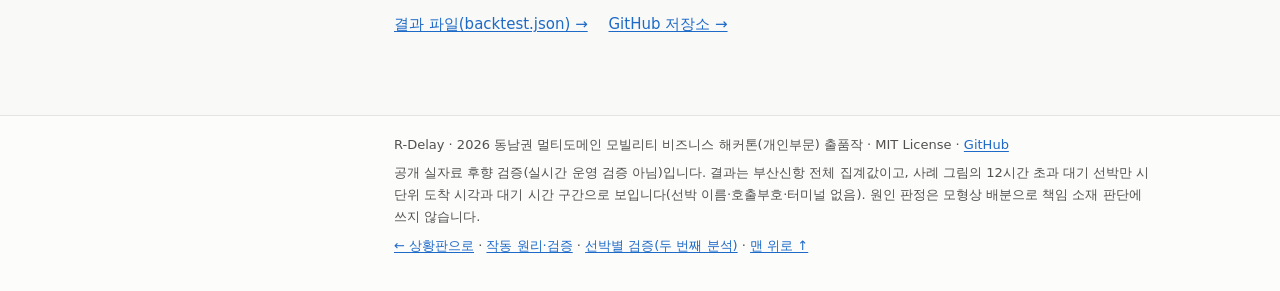
<file: docs/backtest.html>
<!doctype html>
<html lang="ko">
<head>
  <meta charset="utf-8">
  <meta name="viewport" content="width=device-width, initial-scale=1">
  <title>R-Delay 실자료 검증</title>
  <meta name="description" content="R-Delay 경보를 부산신항 공개 실자료로 되돌려 본 결과(공개 실자료 후향 검증, 실시간 운영 검증 아님): 단순 기준선과의 비교, 경보 성적, 실제 사례, 한계와 자료 출처.">
  <meta name="theme-color" content="#fcfcfb" media="(prefers-color-scheme: light)">
  <meta name="theme-color" content="#1a1a19" media="(prefers-color-scheme: dark)">
  <link rel="icon" href="assets/img/icon.svg" type="image/svg+xml">
  <link rel="stylesheet" href="assets/css/style.css?v=20261107a">
  <link rel="stylesheet" href="assets/css/method.css?v=20261107a">
  <link rel="stylesheet" href="assets/css/backtest.css?v=20261107a">
  <script type="module" src="assets/js/backtest.js?v=20261107a"></script>
</head>
<body class="m-page bt-page">
<a class="m-skip" href="#main">본문으로 건너뛰기</a>

<header class="m-top">
  <div class="m-top-in">
    <a class="m-back" href="index.html">← 상황판으로</a>
    <div class="m-title-row">
      <h1>실제 자료로 되돌려 본 결과</h1>
      <details class="m-about" id="about">
        <summary class="m-badge" aria-label="공개 실자료 검증 안내 열기">ⓘ 공개 실자료 검증</summary>
        <div class="m-about-body" role="note">
          <p><b>공개 실자료 후향 검증(실시간 운영 검증 아님)입니다.</b> 지난 공개 자료로 R-Delay가 그 시각에 냈을 판단을 다시 계산해, 실제로 배가 기다린 기록과 맞춰 봤습니다. 실제 운영에서 낸 경보가 아닙니다. 결과는 부산신항 전체 집계값이고, 배 단위로 보이는 것은 사례 그림의 12시간 넘게 기다린 배뿐입니다. 그것도 시 단위로 내린 도착 시각과 대기 시간 구간만 적었습니다(선박 이름·호출부호·터미널 없음). 특정 터미널·선사·선박에 대한 판정이 아니며, 원인 판정은 모형상 배분으로 책임 소재 판단에 쓰지 않습니다.</p>
        </div>
      </details>
    </div>
    <p class="m-notice"><b>공개 실자료 후향 검증(실시간 운영 검증 아님)</b>입니다. 상황판의 수치와 <a href="method.html">작동 원리·검증</a> 페이지의 검증 표는 합성 데이터로 계산했고, 실제 부산신항 공개 자료로 계산한 결과는 이 페이지에 있습니다. 작동 원리·검증 페이지에 적힌 실자료 요약 숫자도 이 페이지의 결과 파일(data/backtest.json)에서 옮긴 것입니다. 선박마다 도착 하루 전에 보는 두 번째 분석은 <a href="backtest-ship.html">선박별 검증</a>에 따로 있습니다.</p>
    <p class="bt-meta" id="bt-meta"><span class="m-loading">결과 파일 정보를 불러오는 중…</span></p>
  </div>
</header>

<div class="m-shell">
  <nav class="m-toc m-toc-side" aria-label="목차">
    <p class="m-toc-title">목차</p>
    <ol>
      <li><a href="#summary">한눈에</a></li>
      <li><a href="#design">무엇을 어떻게 맞혔나</a></li>
      <li><a href="#compare">단순 기준선과 비교</a></li>
      <li><a href="#alarm">경보로 보면</a></li>
      <li><a href="#cases">실제 사례</a></li>
      <li><a href="#reliability">확률은 믿을 만한가</a></li>
      <li><a href="#where">어디서 잘하고 못하나</a></li>
      <li><a href="#limits">한계</a></li>
      <li><a href="#sources">자료 출처</a></li>
    </ol>
    <p class="m-toc-back"><a href="backtest-ship.html">선박별 하루 전 경보(두 번째 분석) →</a></p>
    <p class="m-toc-back"><a href="method.html">작동 원리·검증 →</a></p>
    <p class="m-toc-back"><a href="index.html">← 상황판으로</a></p>
  </nav>

  <details class="m-toc m-toc-mobile" id="toc-mobile">
    <summary>목차</summary>
    <nav aria-label="목차">
      <ol>
        <li><a href="#summary">한눈에</a></li>
        <li><a href="#design">무엇을 어떻게 맞혔나</a></li>
        <li><a href="#compare">단순 기준선과 비교</a></li>
        <li><a href="#alarm">경보로 보면</a></li>
        <li><a href="#cases">실제 사례</a></li>
        <li><a href="#reliability">확률은 믿을 만한가</a></li>
        <li><a href="#where">어디서 잘하고 못하나</a></li>
        <li><a href="#limits">한계</a></li>
        <li><a href="#sources">자료 출처</a></li>
      </ol>
    </nav>
  </details>

  <main id="main" class="m-main" tabindex="-1">
    <noscript><p class="m-error">이 페이지의 표와 그림은 JavaScript가 필요합니다. 결과 원본은 <a href="data/backtest.json">data/backtest.json</a>에 있습니다.</p></noscript>
    <p class="sr-only" id="bt-live" aria-live="polite"></p>

    <!-- 1 -->
    <section id="summary" aria-labelledby="summary-h">
      <h2 id="summary-h"><span class="m-no">1</span>한눈에</h2>
      <p class="m-lead" id="bt-question"><span class="m-loading">불러오는 중…</span></p>
      <ul class="bt-answer" id="bt-answer" aria-label="답"></ul>
      <h3 id="bt-tiles-h">맞힌 정도(PR-AUC, 평가 기간)</h3>
      <div class="bt-tiles" id="bt-tiles" role="list" aria-labelledby="bt-tiles-h"></div>
      <p class="m-sub" id="bt-tiles-note"></p>
      <p class="m-plain" id="bt-plain" hidden></p>
    </section>

    <!-- 2 -->
    <section id="design" aria-labelledby="design-h">
      <h2 id="design-h"><span class="m-no">2</span>무엇을 어떻게 맞혔나</h2>
      <dl class="m-rule-list" id="bt-design"><dt>맞힐 것</dt><dd class="m-loading">불러오는 중…</dd></dl>

      <h3 id="bt-periods-h">기간</h3>
      <div class="table-wrap m-table-wrap" tabindex="0" role="region" aria-labelledby="bt-periods-h">
        <table id="bt-periods" class="m-table" aria-labelledby="bt-periods-h"><tbody><tr><td class="m-loading">불러오는 중…</td></tr></tbody></table>
      </div>
      <p class="m-scroll-hint" aria-hidden="true">표를 옆으로 밀어 나머지 열을 볼 수 있습니다.</p>
      <p class="m-note" id="bt-once"></p>

      <h3 id="bt-models-h">비교한 모형</h3>
      <div id="bt-models"><p class="m-loading">불러오는 중…</p></div>

      <h3 id="bt-pretest-h">평가 기간 전 자료에서 본 12시간 초과 대기</h3>
      <p id="bt-pretest-lead"></p>
      <div class="table-wrap m-table-wrap" tabindex="0" role="region" aria-labelledby="bt-pretest-h">
        <table id="bt-pretest" class="m-table" aria-labelledby="bt-pretest-h"><tbody><tr><td class="m-loading">불러오는 중…</td></tr></tbody></table>
      </div>
      <p class="m-note" id="bt-pretest-note"></p>
    </section>

    <!-- 3 -->
    <section id="compare" aria-labelledby="compare-h">
      <h2 id="compare-h"><span class="m-no">3</span>단순 기준선과 비교</h2>
      <p id="bt-compare-lead"></p>
      <div class="legend bt-legend" id="bt-compare-legend"></div>
      <div class="chart bt-chart" id="bt-compare-chart"><p class="m-loading">불러오는 중…</p></div>
      <p class="m-sub" id="bt-compare-cap"></p>

      <h3 id="bt-scores-h">표. 평가 기간 점수(대괄호: 95% 구간)</h3>
      <div class="table-wrap m-table-wrap" tabindex="0" role="region" aria-labelledby="bt-scores-h">
        <table id="bt-scores" class="m-table" aria-labelledby="bt-scores-h"><tbody><tr><td class="m-loading">불러오는 중…</td></tr></tbody></table>
      </div>
      <p class="m-scroll-hint" aria-hidden="true">표를 옆으로 밀어 나머지 열을 볼 수 있습니다.</p>
      <p class="m-note" id="bt-scores-note"></p>

      <h3 id="bt-pairs-h">표. 두 모형의 차이(앞 모형 − 뒤 모형)</h3>
      <div class="table-wrap m-table-wrap" tabindex="0" role="region" aria-labelledby="bt-pairs-h">
        <table id="bt-pairs" class="m-table" aria-labelledby="bt-pairs-h"><tbody><tr><td class="m-loading">불러오는 중…</td></tr></tbody></table>
      </div>
      <p class="m-scroll-hint" aria-hidden="true">표를 옆으로 밀어 나머지 열을 볼 수 있습니다.</p>
      <p class="m-note" id="bt-pairs-note"></p>
    </section>

    <!-- 4 -->
    <section id="alarm" aria-labelledby="alarm-h">
      <h2 id="alarm-h"><span class="m-no">4</span>경보로 보면</h2>
      <p id="bt-alarm-lead"></p>
      <h3 id="bt-alarm-h">표. 검증 기간에서 정한 경보 기준을 그대로 쓸 때(평가 기간)</h3>
      <div class="table-wrap m-table-wrap" tabindex="0" role="region" aria-labelledby="bt-alarm-h">
        <table id="bt-alarm" class="m-table bt-compact" aria-labelledby="bt-alarm-h"><tbody><tr><td class="m-loading">불러오는 중…</td></tr></tbody></table>
      </div>
      <p class="m-scroll-hint" aria-hidden="true">표를 옆으로 밀어 나머지 열을 볼 수 있습니다.</p>
      <p class="m-callout" id="bt-window-note" hidden></p>
      <dl class="m-rule-list" id="bt-alarm-defs">
        <dt>정밀도</dt><dd>경보를 낸 판단 시각 가운데, 그 뒤 24시간 안에 12시간 넘게 기다린 배가 정말로 온 비율입니다.</dd>
        <dt>재현율</dt><dd>그런 배가 온 판단 시각 가운데 경보를 낸 비율입니다.</dd>
        <dt>경보 횟수</dt><dd>경보가 꺼져 있다가 켜진 횟수입니다.</dd>
        <dt>오경보율</dt><dd>켜진 경보 가운데, 정해 둔 시간 안에 12시간 넘게 기다린 배가 오지 않은 경보의 비율입니다(정의는 저장소 realdata/PROTOCOL.md 4절).</dd>
        <dt>에피소드</dt><dd>12시간 넘게 기다린 배가 잇따라 도착한 기간을 하나로 묶은 것입니다. 시작은 그 묶음의 첫 도착입니다.</dd>
        <dt>시작을 잡음</dt><dd>에피소드 시작 전 72시간 안에 경보가 있었는지(72시간 창), 그리고 자기 24시간 예측 창이 시작을 덮는 경보, 곧 시작 전 24시간 안의 경보가 있었는지(덮는 경보)로 셉니다.</dd>
        <dt>선행시간</dt><dd>시작 전 72시간 안의 첫 경보가 시작보다 몇 시간 앞섰는지입니다. 잡은 에피소드만 셉니다.</dd>
      </dl>
    </section>

    <!-- 5 -->
    <section id="cases" aria-labelledby="cases-h">
      <h2 id="cases-h"><span class="m-no">5</span>실제 사례</h2>
      <p class="m-note" id="bt-case-note"></p>
      <div class="bt-tabs" role="tablist" aria-label="사례 고르기" id="bt-case-tabs"></div>
      <div class="bt-case" role="tabpanel" id="bt-case-panel" tabindex="0"><p class="m-loading">불러오는 중…</p></div>
    </section>

    <!-- 6 -->
    <section id="reliability" aria-labelledby="reliability-h">
      <h2 id="reliability-h"><span class="m-no">6</span>확률은 믿을 만한가</h2>
      <p id="bt-rel-lead"></p>
      <div class="legend bt-legend" id="bt-rel-legend"></div>
      <div class="chart bt-chart bt-rel" id="bt-rel-chart"><p class="m-loading">불러오는 중…</p></div>
      <p class="m-note" id="bt-rel-note"></p>
      <details class="bt-details" id="bt-rel-details">
        <summary>신뢰도 곡선을 표로 보기</summary>
        <div class="table-wrap m-table-wrap" tabindex="0" role="region" aria-label="신뢰도 곡선 표">
          <table id="bt-rel-table" class="m-table" aria-label="신뢰도 곡선 표"><tbody><tr><td class="m-loading">불러오는 중…</td></tr></tbody></table>
        </div>
      </details>
    </section>

    <!-- 7 -->
    <section id="where" aria-labelledby="where-h">
      <h2 id="where-h"><span class="m-no">7</span>어디서 잘하고 어디서 못하나</h2>
      <h3 id="bt-sub-h">표. 묶음별 PR-AUC(평가 기간)</h3>
      <div class="table-wrap m-table-wrap" tabindex="0" role="region" aria-labelledby="bt-sub-h">
        <table id="bt-sub" class="m-table bt-compact" aria-labelledby="bt-sub-h"><tbody><tr><td class="m-loading">불러오는 중…</td></tr></tbody></table>
      </div>
      <p class="m-scroll-hint" aria-hidden="true">표를 옆으로 밀어 나머지 열을 볼 수 있습니다.</p>
      <p class="m-note" id="bt-sub-note"></p>

      <h3 id="bt-vessel-h">표. 배 한 척씩 맞히기(선박 단위, 평가 기간)</h3>
      <p id="bt-vessel-lead"></p>
      <div class="table-wrap m-table-wrap" tabindex="0" role="region" aria-labelledby="bt-vessel-h">
        <table id="bt-vessel" class="m-table bt-compact bt-wrap-first" aria-labelledby="bt-vessel-h"><tbody><tr><td class="m-loading">불러오는 중…</td></tr></tbody></table>
      </div>
      <p class="m-scroll-hint" aria-hidden="true">표를 옆으로 밀어 나머지 열을 볼 수 있습니다.</p>
      <p class="m-note" id="bt-vessel-note"></p>

      <h3>사후 설명: 점수끼리 얼마나 닮았나</h3>
      <p id="bt-post-lead"></p>
      <ul class="m-bullets" id="bt-post"></ul>
      <p class="m-note" id="bt-post-note"></p>

      <h3>번짐 지수 R<sub>d</sub>는 실자료에서</h3>
      <p id="bt-rd"></p>
    </section>

    <!-- 8 -->
    <section id="limits" aria-labelledby="limits-h">
      <h2 id="limits-h"><span class="m-no">8</span>한계</h2>
      <p>좋은 결과와 함께 아래 한계를 같은 무게로 읽어 주세요.</p>
      <ul class="m-limits" id="bt-limits"><li class="m-loading">불러오는 중…</li></ul>
    </section>

    <!-- 9 -->
    <section id="sources" aria-labelledby="sources-h">
      <h2 id="sources-h"><span class="m-no">9</span>자료 출처</h2>
      <ul class="bt-sources" id="bt-sources"><li class="m-loading">불러오는 중…</li></ul>
      <p class="m-note" id="bt-kogl"></p>
      <h3 id="bt-ranges-h">자료 기간</h3>
      <div class="table-wrap m-table-wrap" tabindex="0" role="region" aria-labelledby="bt-ranges-h">
        <table id="bt-ranges" class="m-table" aria-labelledby="bt-ranges-h"><tbody><tr><td class="m-loading">불러오는 중…</td></tr></tbody></table>
      </div>
      <h3>이 페이지의 숫자는 어디서 오나</h3>
      <p id="bt-files-lead"></p>
      <ul class="bt-files" id="bt-files"></ul>
      <p class="m-sub bt-commit" id="bt-commit" hidden></p>
      <p class="m-links"><a href="data/backtest.json">결과 파일(backtest.json) →</a> <a href="https://github.com/jaewansh/R-Delay">GitHub 저장소 →</a></p>
    </section>
  </main>
</div>

<footer class="m-foot">
  <div class="m-foot-in">
    <p>R-Delay · 2026 동남권 멀티도메인 모빌리티 비즈니스 해커톤(개인부문) 출품작 · MIT License · <a href="https://github.com/jaewansh/R-Delay">GitHub</a></p>
    <p>공개 실자료 후향 검증(실시간 운영 검증 아님)입니다. 결과는 부산신항 전체 집계값이고, 사례 그림의 12시간 초과 대기 선박만 시 단위 도착 시각과 대기 시간 구간으로 보입니다(선박 이름·호출부호·터미널 없음). 원인 판정은 모형상 배분으로 책임 소재 판단에 쓰지 않습니다.</p>
    <p><a href="index.html">← 상황판으로</a> · <a href="method.html">작동 원리·검증</a> · <a href="backtest-ship.html">선박별 검증(두 번째 분석)</a> · <a href="#main">맨 위로 ↑</a></p>
  </div>
</footer>
</body>
</html>
</file>
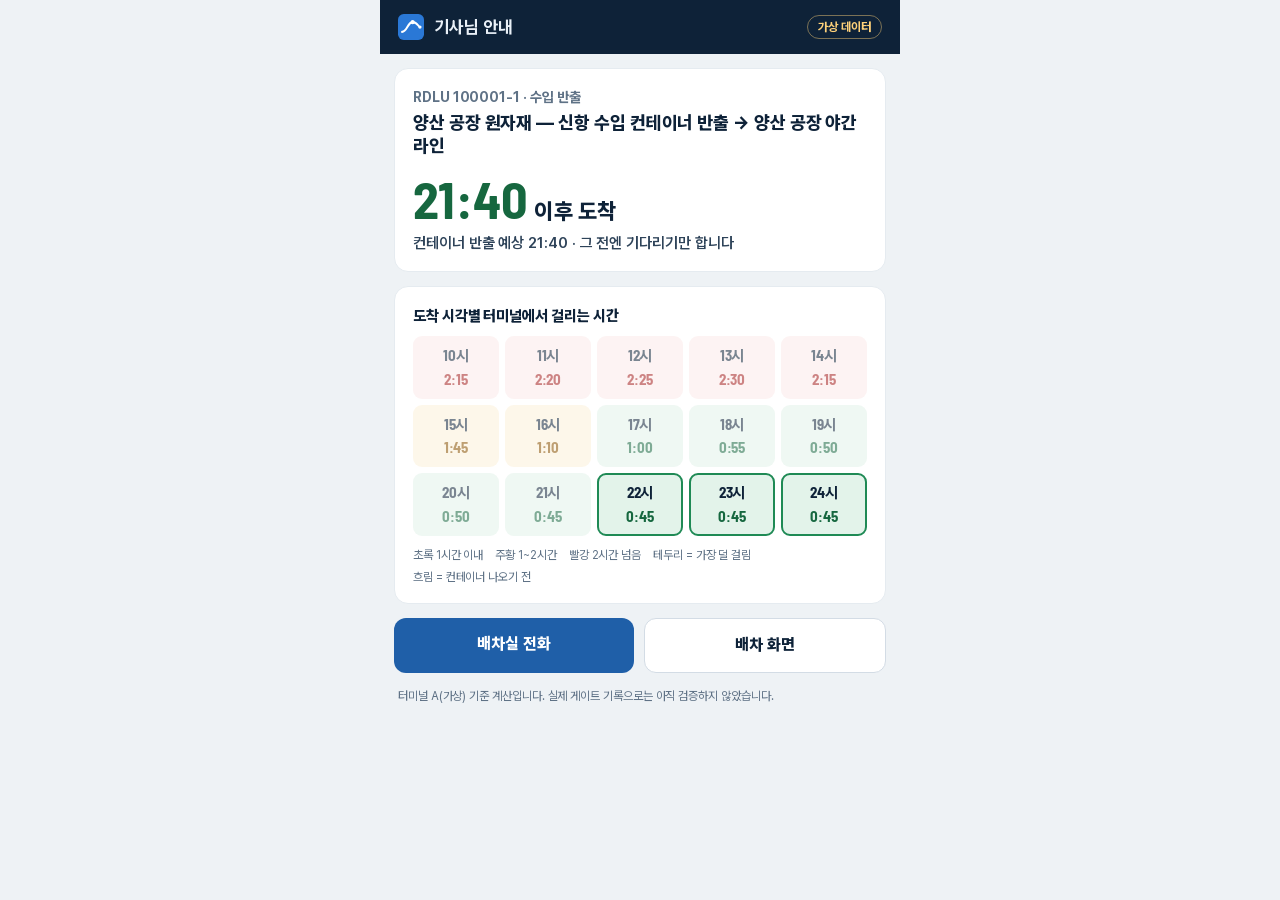
<file: docs/driver.html>
<!doctype html>
<html lang="ko">
<head>
  <meta charset="utf-8">
  <meta name="viewport" content="width=device-width, initial-scale=1, viewport-fit=cover">
  <title>R-Delay 기사님 안내</title>
  <meta name="description" content="배차 담당이 보낸 링크로 여는 기사님 화면: 몇 시에 가면 덜 기다리는지(시연용 가상 데이터).">
  <meta name="theme-color" content="#0e2238">
  <link rel="manifest" href="manifest.webmanifest">
  <link rel="icon" href="assets/img/icon.svg" type="image/svg+xml">
  <link rel="apple-touch-icon" href="assets/img/icon-192.png">
  <link rel="stylesheet" href="assets/css/board.css?v=20261107a">
  <script type="module" src="assets/js/driver.js?v=20261107a"></script>
</head>
<body>
<main class="drv">
  <header class="drv-top">
    <svg viewBox="0 0 64 64" aria-hidden="true"><rect width="64" height="64" rx="14" fill="#2a78d6"/><path d="M10 44 C22 44 24 20 36 20 S50 32 54 32" fill="none" stroke="#fff" stroke-width="5" stroke-linecap="round"/><circle cx="36" cy="20" r="5" fill="#fff"/><circle cx="54" cy="32" r="4" fill="#fff"/></svg>
    <b>기사님 안내</b>
    <span class="tag-demo">가상 데이터</span>
  </header>
  <section class="drv-card" aria-labelledby="d-cargo">
    <p class="drv-what" id="d-what">오늘 작업</p>
    <h1 class="drv-cargo" id="d-cargo">불러오는 중</h1>
    <p class="drv-big" id="d-big"></p>
    <p class="drv-sub" id="d-sub"></p>
    <p class="drv-changed" id="d-changed" hidden></p>
    <p class="drv-warn" id="d-warn" hidden></p>
  </section>
  <section class="drv-card" aria-labelledby="d-band-h">
    <h2 class="drv-band-h" id="d-band-h">도착 시각별 터미널에서 걸리는 시간</h2>
    <div class="drv-band" id="d-band" role="list"></div>
    <p class="drv-legend"><span>초록 1시간 이내</span><span>주황 1~2시간</span><span>빨강 2시간 넘음</span><span>테두리 = 가장 덜 걸림</span><span>흐림 = 컨테이너 나오기 전</span><span id="d-lg-closed">빗금 = 수출 반입 금지</span></p>
  </section>
  <nav class="drv-call">
    <a class="call" id="d-call" href="tel:01000000000">배차실 전화</a>
    <a class="back" href="index.html">배차 화면</a>
  </nav>
  <p class="drv-foot" id="d-foot">터미널 A(가상) 기준 계산입니다. 실제 게이트 기록으로는 아직 검증하지 않았습니다.</p>
</main>
</body>
</html>
</file>
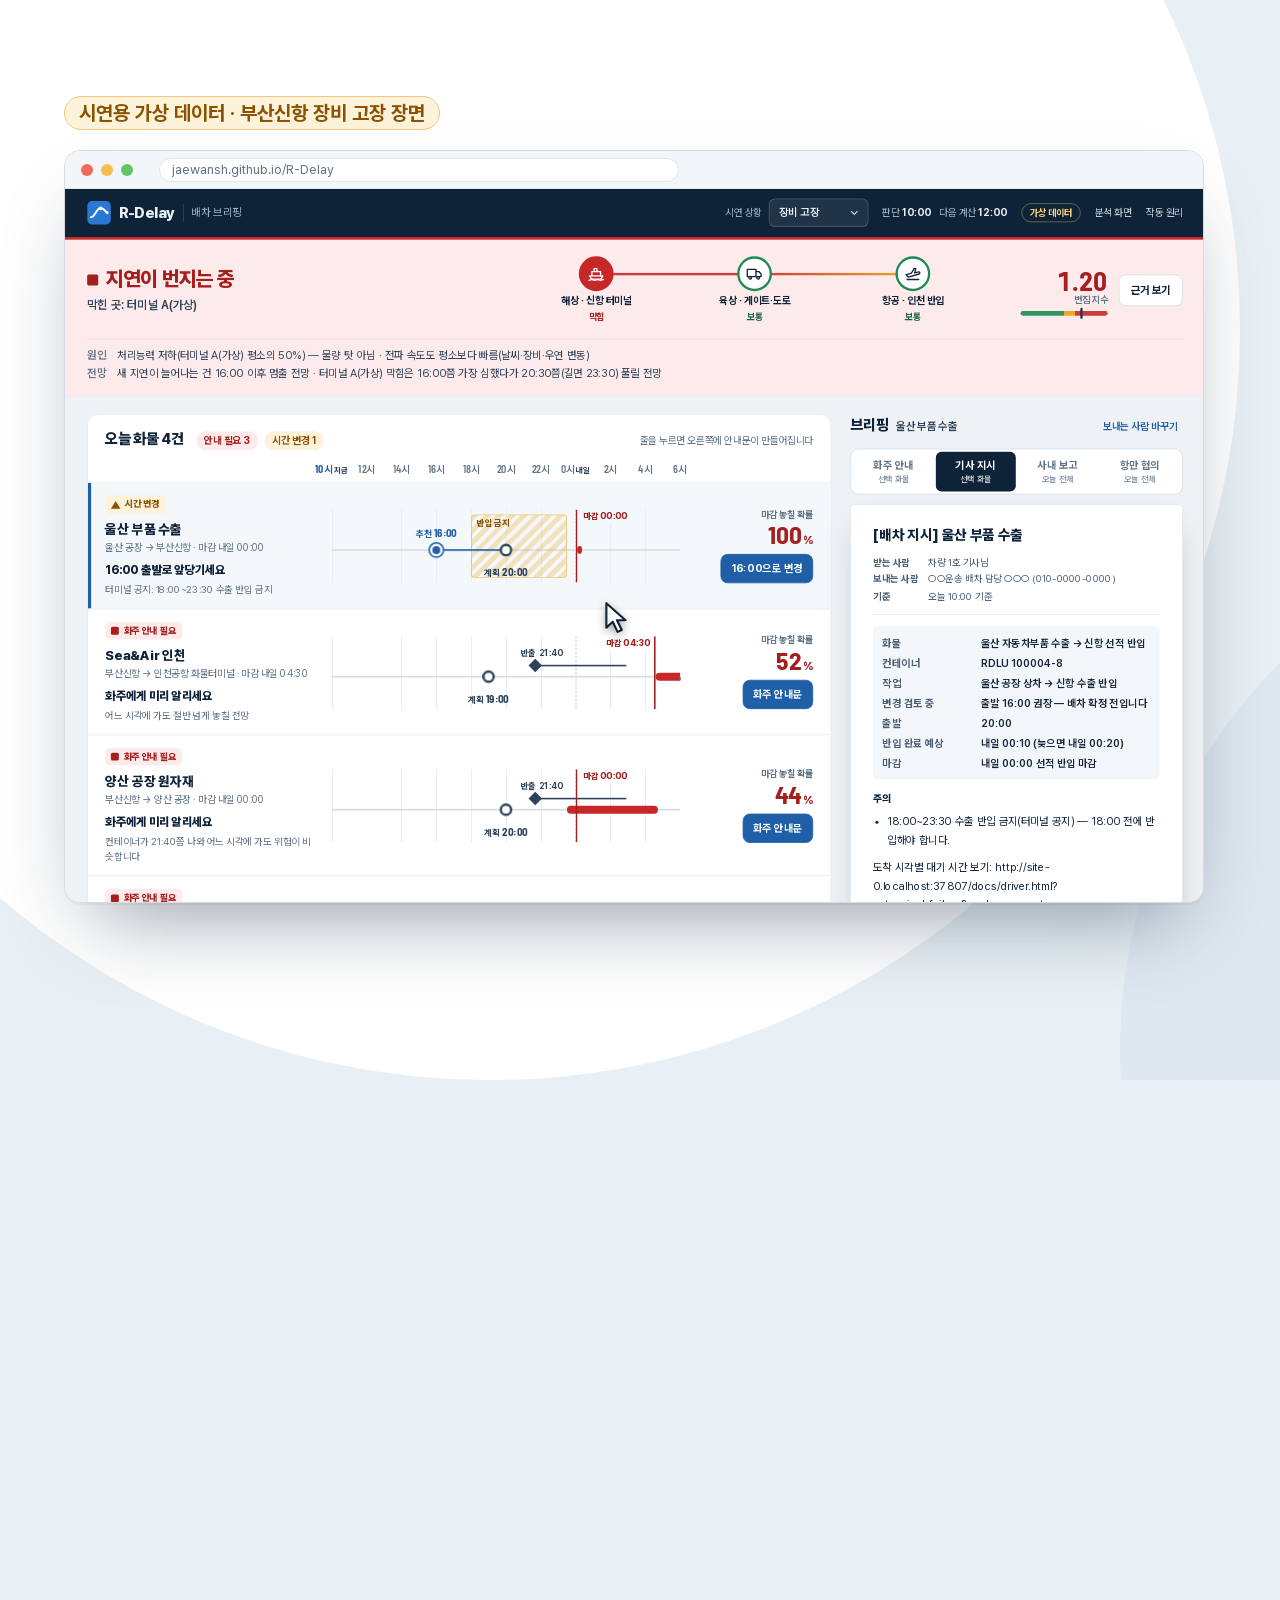
<file: scripts/demo/stage.html>
<!doctype html>
<html lang="ko">
<head>
<meta charset="utf-8">
<title>R-Delay 시연 무대</title>
<style>
@font-face { font-family: "Pretendard Variable"; src: url("../../docs/assets/fonts/PretendardVariable.subset.woff2") format("woff2"); font-weight: 45 920; }
@font-face { font-family: "Barlow Semi Condensed"; src: url("../../docs/assets/fonts/barlow-semi-condensed-latin-700-normal.woff2") format("woff2"); font-weight: 700; }
* { box-sizing: border-box; }
html, body { margin: 0; width: 1920px; height: 1080px; overflow: hidden; }
body { font-family: "Pretendard Variable", sans-serif; background: #e9f0f5; color: #0e2238; position: relative; }
.bg1 { position: absolute; left: -260px; top: -420px; width: 1500px; height: 1500px; border-radius: 50%; background: #ffffff; }
.bg2 { position: absolute; right: -300px; bottom: -520px; width: 1100px; height: 1100px; border-radius: 50%; background: #dfe8f0; }
.brand { position: absolute; right: 64px; top: 46px; display: flex; align-items: center; gap: 12px; font-weight: 800; font-size: 30px; color: #0e2238; letter-spacing: -0.01em; }
.brand svg { width: 40px; height: 40px; }
.brand span { color: #1f5fa8; }
.brand b { font-weight: 800; }
#win { position: absolute; left: 64px; top: 150px; width: 1140px; border-radius: 16px; overflow: hidden; background: #fff; box-shadow: 0 2px 0 rgba(14,34,56,.04), 0 40px 80px -30px rgba(14,34,56,.45); border: 1px solid #d3dce5; transition: transform .7s cubic-bezier(.4,0,.2,1), opacity .5s; }
.chrome { height: 38px; background: #f3f6f9; border-bottom: 1px solid #dfe6ec; display: flex; align-items: center; gap: 8px; padding: 0 16px; }
.chrome i { width: 12px; height: 12px; border-radius: 50%; background: #d3dce5; display: inline-block; }
.chrome i:nth-child(1) { background: #f26b5f; } .chrome i:nth-child(2) { background: #f6be4f; } .chrome i:nth-child(3) { background: #5fc565; }
.url { margin-left: 18px; flex: 1; max-width: 520px; height: 24px; border-radius: 12px; background: #fff; border: 1px solid #dfe6ec; font-size: 13px; color: #5f7286; display: flex; align-items: center; padding: 0 12px; }
.viewport { position: relative; width: 1140px; height: 712.5px; overflow: hidden; }
#app { width: 1440px; height: 900px; border: 0; transform: translate(0px, 0px) scale(0.791667); transform-origin: 0 0; background: #eef2f5; transition: transform .9s cubic-bezier(.4,0,.2,1); }
#phone { position: absolute; left: 902px; top: 312px; width: 340px; padding: 12px; border-radius: 48px; background: #0e1b2b; box-shadow: 0 40px 80px -30px rgba(14,34,56,.6); transform: translateY(120px); opacity: 0; transition: transform .7s cubic-bezier(.2,.8,.2,1), opacity .5s; }
#phone.on { transform: translateY(0); opacity: 1; }
#phone .scr { width: 316px; height: 684px; border-radius: 37px; overflow: hidden; background: #eef2f5; position: relative; }
#drv { width: 390px; height: 844px; border: 0; transform: scale(0.81); transform-origin: 0 0; }
#phone .notch { position: absolute; left: 50%; top: 20px; transform: translateX(-50%); width: 96px; height: 26px; border-radius: 14px; background: #0e1b2b; z-index: 2; }
#cap { position: absolute; left: 1290px; top: 300px; width: 580px; transition: opacity .35s, transform .35s; }
#cap.out { opacity: 0; transform: translateY(14px); }
#num { font-family: "Barlow Semi Condensed", sans-serif; font-weight: 700; font-size: 44px; color: #1f5fa8; letter-spacing: .02em; }
#h1 { margin: 18px 0 0; font-size: 58px; line-height: 1.22; font-weight: 800; letter-spacing: -0.03em; }
#h1 em { font-style: normal; color: #b45f00; }
#sub { margin: 26px 0 0; font-size: 27px; line-height: 1.5; color: #4b5f73; font-weight: 600; letter-spacing: -0.01em; }
#dots { position: absolute; left: 1290px; top: 930px; display: flex; gap: 12px; align-items: center; }
#dots i { width: 14px; height: 14px; border-radius: 7px; background: #c5d2de; transition: width .4s, background .4s; }
#dots i.on { width: 46px; background: #1f5fa8; }
#cursor { position: absolute; left: 600px; top: 600px; width: 34px; height: 34px; z-index: 30; transition: left .75s cubic-bezier(.4,0,.2,1), top .75s cubic-bezier(.4,0,.2,1), opacity .3s; pointer-events: none; filter: drop-shadow(0 3px 4px rgba(0,0,0,.35)); }
.ripple { position: absolute; width: 22px; height: 22px; margin: -11px 0 0 -11px; border-radius: 50%; border: 4px solid #1f5fa8; z-index: 29; animation: rp .6s ease-out forwards; pointer-events: none; }
@keyframes rp { from { transform: scale(.4); opacity: 1; } to { transform: scale(2.8); opacity: 0; } }
.hl { position: absolute; z-index: 28; border: 4px solid #e8a317; border-radius: 12px; box-shadow: 0 0 0 9999px rgba(14,34,56,.0); transition: all .5s; pointer-events: none; opacity: 0; }
.hl.on { opacity: 1; }
#end { position: absolute; inset: 0; z-index: 40; background: #0e2238; color: #fff; display: flex; flex-direction: column; justify-content: center; padding: 0 140px; opacity: 0; transition: opacity .8s; }
#end.on { opacity: 1; }
#end .k { font-family: "Barlow Semi Condensed", sans-serif; font-size: 40px; color: #7fb3f0; font-weight: 700; letter-spacing: .02em; }
#end h2 { margin: 18px 0 0; font-size: 80px; line-height: 1.2; font-weight: 800; letter-spacing: -0.03em; }
#end h2 em { font-style: normal; color: #f2b437; }
#end p { margin: 30px 0 0; font-size: 30px; color: #b9c9d9; font-weight: 600; }
#end .qr { position: absolute; right: 150px; top: 50%; transform: translateY(-50%); text-align: center; color: #b9c9d9; font-size: 22px; font-weight: 700; }
#end .qr img { width: 260px; height: 260px; border-radius: 16px; display: block; margin-bottom: 14px; }
.tag { position: absolute; left: 64px; top: 96px; font-size: 20px; font-weight: 700; color: #8a5200; background: #fdf2da; border: 1px solid #f2c97a; padding: 4px 14px; border-radius: 999px; }
</style>
</head>
<body>
<div class="bg1"></div><div class="bg2"></div>
<div class="brand"><svg viewBox="0 0 64 64"><rect width="64" height="64" rx="14" fill="#2a78d6"/><path d="M10 44 C22 44 24 20 36 20 S50 32 54 32" fill="none" stroke="#fff" stroke-width="5" stroke-linecap="round"/><circle cx="36" cy="20" r="5" fill="#fff"/><circle cx="54" cy="32" r="4" fill="#fff"/></svg><b>R-<span>Delay</span></b></div>
<div class="tag" id="tag">시연용 가상 데이터 · 부산신항 장비 고장 장면</div>
<div id="win">
  <div class="chrome"><i></i><i></i><i></i><div class="url">jaewansh.github.io/R-Delay</div></div>
  <div class="viewport"><iframe id="app" src="../../docs/index.html?s=terminal_failure&c=ulsan_export&doc=driver"></iframe></div>
</div>
<div id="phone"><div class="scr"><div class="notch"></div><iframe id="drv" src="about:blank"></iframe></div></div>
<div id="cap"><div id="num">01</div><h1 id="h1"></h1><p id="sub"></p></div>
<div id="dots"></div>
<svg id="cursor" viewBox="0 0 32 32"><path d="M6 3 L6 26 L12 20.5 L16.5 30 L20.5 28.2 L16 19 L24 19 Z" fill="#fff" stroke="#0e2238" stroke-width="2" stroke-linejoin="round"/></svg>
<div class="hl" id="hl"></div>
<div id="end">
  <div class="k">R-Delay</div>
  <h2>지연이 번지기 전에,<br><em>오늘 화물</em>을 지킵니다</h2>
  <p>해상 → 육상 → 항공 연쇄지연 조기경보 · 배차 결정 · 브리핑 자동 작성</p>
  <div class="qr"><img src="qr.png" alt="">라이브 데모</div>
</div>
<script>
const N = 7;
document.getElementById("dots").innerHTML = Array.from({ length: N }, () => "<i></i>").join("");
window.setCap = (i, h1, sub) => new Promise((res) => {
  const cap = document.getElementById("cap");
  cap.classList.add("out");
  setTimeout(() => {
    document.getElementById("num").textContent = String(i).padStart(2, "0");
    document.getElementById("h1").innerHTML = h1;
    document.getElementById("sub").innerHTML = sub;
    [...document.querySelectorAll("#dots i")].forEach((d, k) => d.classList.toggle("on", k === i - 1));
    cap.classList.remove("out");
    setTimeout(res, 380);
  }, 360);
});
window.moveCursor = (x, y) => { const c = document.getElementById("cursor"); c.style.left = `${x}px`; c.style.top = `${y}px`; };
window.ripple = (x, y) => { const r = document.createElement("div"); r.className = "ripple"; r.style.left = `${x}px`; r.style.top = `${y}px`; document.body.appendChild(r); setTimeout(() => r.remove(), 700); };
window.highlight = (box) => { const h = document.getElementById("hl"); if (!box) { h.classList.remove("on"); return; } Object.assign(h.style, { left: `${box.x - 8}px`, top: `${box.y - 8}px`, width: `${box.w + 16}px`, height: `${box.h + 16}px` }); h.classList.add("on"); };
window.phone = (on, src) => { const p = document.getElementById("phone"); if (src) document.getElementById("drv").src = src; p.classList.toggle("on", !!on); };
window.endCard = (on) => document.getElementById("end").classList.toggle("on", !!on);
window.setTag = (t) => { document.getElementById("tag").textContent = t; };
// 카메라: 앱 좌표(1440x900)의 상자를 화면 가운데로 당겨 확대한다. 상자가 없으면 전체 보기.
const VW = 1140, VH = 712.5, BASE = 0.791667;
window.zoom = (b, zmax = 1.6) => {
  const ifr = document.getElementById("app");
  if (!b) { ifr.style.transform = `translate(0px, 0px) scale(${BASE})`; return; }
  const z = Math.min(zmax, (VW - 40) / (b.w * BASE), (VH - 40) / (b.h * BASE));
  const sc = BASE * Math.max(1, z);
  let tx = VW / 2 - (b.x + b.w / 2) * sc, ty = VH / 2 - (b.y + b.h / 2) * sc;
  tx = Math.min(0, Math.max(VW - 1440 * sc, tx));
  ty = Math.min(0, Math.max(VH - 900 * sc, ty));
  ifr.style.transform = `translate(${tx}px, ${ty}px) scale(${sc})`;
};
// 앱 안 요소의 앱 좌표(확대와 무관)
window.appRect = (sel) => {
  const el = document.getElementById("app").contentDocument.querySelector(sel);
  if (!el) return null;
  const r = el.getBoundingClientRect();
  return { x: r.left, y: r.top, w: r.width, h: r.height };
};
// 앱 화면 안 요소의 무대 좌표(iframe은 0.7917배 축소)
window.appBox = (sel, which = "app") => {
  const ifr = document.getElementById(which);
  const el = ifr.contentDocument.querySelector(sel);
  if (!el) return null;
  const r = el.getBoundingClientRect();
  const f = ifr.getBoundingClientRect();
  const s = f.width / ifr.offsetWidth;
  // 창 밖으로 나간 부분은 잘라서 돌려준다(강조 상자가 창을 넘지 않게)
  let x = f.left + r.left * s, y = f.top + r.top * s, w = r.width * s, h = r.height * s;
  if (which === "app") {
    const v = document.querySelector("#win .viewport").getBoundingClientRect();
    const x2 = Math.min(x + w, v.right - 10), y2 = Math.min(y + h, v.bottom - 10);
    x = Math.max(x, v.left + 10); y = Math.max(y, v.top + 10);
    w = Math.max(0, x2 - x); h = Math.max(0, y2 - y);
  }
  return { x, y, w, h };
};
</script>
</body>
</html>
</file>
<file: docs/assets/css/board.css>
/* R-Delay 배차 브리핑(배차 담당자 화면) + 기사님 화면.
   - 시간축 하나에 오늘 화물을 줄 세운 「배차판」이 중심, 브리핑 문서(종이)만 떠 있다.
   - 상태는 모양+단어+색을 함께 쓴다: 안내 필요 ■ 빨강 · 시간 변경 ▲ 주황 · 계획대로 ● 초록 · 보류 ◆ 회색. */
@font-face { font-family: "Pretendard Variable"; src: url("../fonts/PretendardVariable.subset.woff2") format("woff2-variations"), url("../fonts/PretendardVariable.subset.woff2") format("woff2"); font-weight: 45 920; font-display: swap; }
@font-face { font-family: "Barlow Semi Condensed"; src: url("../fonts/barlow-semi-condensed-latin-600-normal.woff2") format("woff2"); font-weight: 600; font-display: swap; }
@font-face { font-family: "Barlow Semi Condensed"; src: url("../fonts/barlow-semi-condensed-latin-700-normal.woff2") format("woff2"); font-weight: 700; font-display: swap; }

:root {
  color-scheme: light;
  --page: #eef2f5;
  --surface: #ffffff;
  --surface-2: #f5f8fa;
  --ink: #0e2238;
  --ink-2: #2e4359;
  --muted: #5f7286;
  --line: #d3dce5;
  --line-2: #e5ebf0;
  --grid: #e8edf2;
  --bar: #0e2238;
  --bar-ink: #e9f0f7;
  --bar-muted: #9fb3c8;
  --brand: #1f5fa8;
  --brand-ink: #ffffff;
  --brand-wash: rgba(31, 95, 168, 0.10);
  --red: #c62828;
  --red-ink: #a51f1f;
  --red-wash: #fcebea;
  --amber: #e8a317;
  --amber-ink: #8a5200;
  --amber-wash: #fdf2da;
  --green: #1f8a55;
  --green-ink: #16673f;
  --green-wash: #e3f3ea;
  --hold: #6a7889;
  --hold-ink: #4c5967;
  --hold-wash: #edf1f4;
  --hatch: rgba(232, 163, 23, 0.28);
  --paper: #ffffff;
  --paper-ink: #13263a;
  --paper-line: #e3e9ef;
  --shadow-paper: 0 1px 0 rgba(14, 34, 56, 0.05), 0 18px 40px -18px rgba(14, 34, 56, 0.35);
  --font: "Pretendard Variable", Pretendard, -apple-system, BlinkMacSystemFont, "Apple SD Gothic Neo", "Malgun Gothic", "Noto Sans KR", "Noto Sans CJK KR", sans-serif;
  --num: "Barlow Semi Condensed", "Pretendard Variable", "Malgun Gothic", sans-serif;
}
@media (prefers-color-scheme: dark) {
  :root:not([data-theme="light"]) {
    color-scheme: dark;
    --page: #0b1724; --surface: #112234; --surface-2: #16293d; --ink: #e7eef5; --ink-2: #c2cfdc; --muted: #8fa2b5;
    --line: #2a425a; --line-2: #1e3349; --grid: #1c3046; --bar: #08121d; --bar-ink: #e7eef5; --bar-muted: #8fa2b5;
    --brand: #6aa7f0; --brand-ink: #08121d; --brand-wash: rgba(106, 167, 240, 0.16);
    --red: #f06a6a; --red-ink: #ff9a9a; --red-wash: rgba(240, 106, 106, 0.15);
    --amber: #f2b437; --amber-ink: #f6c766; --amber-wash: rgba(242, 180, 55, 0.15);
    --green: #43be80; --green-ink: #7fd8a8; --green-wash: rgba(67, 190, 128, 0.15);
    --hold: #8fa2b5; --hold-ink: #b5c3d1; --hold-wash: rgba(143, 162, 181, 0.15); --hatch: rgba(242, 180, 55, 0.25);
    --shadow-paper: 0 18px 40px -18px rgba(0, 0, 0, 0.7);
  }
}
:root[data-theme="dark"] {
  color-scheme: dark;
  --page: #0b1724; --surface: #112234; --surface-2: #16293d; --ink: #e7eef5; --ink-2: #c2cfdc; --muted: #8fa2b5;
  --line: #2a425a; --line-2: #1e3349; --grid: #1c3046; --bar: #08121d; --bar-ink: #e7eef5; --bar-muted: #8fa2b5;
  --brand: #6aa7f0; --brand-ink: #08121d; --brand-wash: rgba(106, 167, 240, 0.16);
  --red: #f06a6a; --red-ink: #ff9a9a; --red-wash: rgba(240, 106, 106, 0.15);
  --amber: #f2b437; --amber-ink: #f6c766; --amber-wash: rgba(242, 180, 55, 0.15);
  --green: #43be80; --green-ink: #7fd8a8; --green-wash: rgba(67, 190, 128, 0.15);
  --hold: #8fa2b5; --hold-ink: #b5c3d1; --hold-wash: rgba(143, 162, 181, 0.15); --hatch: rgba(242, 180, 55, 0.25);
  --shadow-paper: 0 18px 40px -18px rgba(0, 0, 0, 0.7);
}

* { box-sizing: border-box; }
[hidden] { display: none !important; }
html { -webkit-text-size-adjust: 100%; }
body { margin: 0; background: var(--page); color: var(--ink); font-family: var(--font); font-size: 15px; line-height: 1.55; letter-spacing: -0.005em; }
button, select, input { font: inherit; color: inherit; }
a { color: var(--brand); }
:focus-visible { outline: 3px solid var(--brand); outline-offset: 2px; border-radius: 6px; }
.sr-only { position: absolute; width: 1px; height: 1px; padding: 0; margin: -1px; overflow: hidden; clip: rect(0, 0, 0, 0); white-space: nowrap; border: 0; }
.num { font-family: var(--num); font-variant-numeric: tabular-nums; letter-spacing: 0.01em; }

/* ---------- 상단 띠 ---------- */
.bar { background: var(--bar); color: var(--bar-ink); position: sticky; top: 0; z-index: 20; }
.bar-in { max-width: 1520px; margin: 0 auto; padding: 10px 28px; display: flex; align-items: center; gap: 18px; min-height: 60px; }
.logo { display: flex; align-items: center; gap: 10px; color: inherit; text-decoration: none; margin-right: auto; }
.logo svg { width: 30px; height: 30px; flex: none; }
.logo-word { font-weight: 800; font-size: 19px; letter-spacing: -0.01em; }
.logo-sub { color: var(--bar-muted); font-size: 14px; padding-left: 10px; border-left: 1px solid rgba(255, 255, 255, 0.18); }
.scn { display: flex; align-items: center; gap: 8px; font-size: 13px; color: var(--bar-muted); }
.scn select { appearance: none; background: rgba(255, 255, 255, 0.08) url("data:image/svg+xml,%3Csvg xmlns='http://www.w3.org/2000/svg' width='10' height='6'%3E%3Cpath d='M1 1l4 4 4-4' fill='none' stroke='%23c9d7e5' stroke-width='1.6'/%3E%3C/svg%3E") no-repeat right 12px center;
  border: 1px solid rgba(255, 255, 255, 0.2); color: var(--bar-ink); border-radius: 8px; padding: 6px 34px 6px 12px; font-weight: 600; font-size: 14px; }
.scn select option { color: #0e2238; }
.asof { margin: 0; font-size: 13px; color: var(--bar-muted); display: flex; gap: 10px; }
.asof b { color: var(--bar-ink); font-weight: 700; }
.tag-demo { font-size: 12px; font-weight: 700; color: #ffd27a; border: 1px solid rgba(255, 210, 122, 0.45); border-radius: 999px; padding: 2px 10px; white-space: nowrap; }
.bar-link { color: var(--bar-ink); font-size: 13px; text-decoration: none; opacity: 0.85; white-space: nowrap; }
.bar-link:hover { opacity: 1; text-decoration: underline; }
.bar .btn-install { background: transparent; border: 1px solid rgba(255, 255, 255, 0.35); color: var(--bar-ink); border-radius: 8px; padding: 5px 10px; font-size: 13px; cursor: pointer; }

/* ---------- 상황 띠 ---------- */
.ribbon { --lv: var(--hold); --lv-ink: var(--hold-ink); --lv-wash: var(--hold-wash); background: var(--lv-wash); border-top: 4px solid var(--lv); border-bottom: 1px solid var(--line-2); }
.ribbon[data-level="critical"] { --lv: var(--red); --lv-ink: var(--red-ink); --lv-wash: var(--red-wash); }
.ribbon[data-level="serious"], .ribbon[data-level="warning"] { --lv: var(--amber); --lv-ink: var(--amber-ink); --lv-wash: var(--amber-wash); }
.ribbon[data-level="good"] { --lv: var(--green); --lv-ink: var(--green-ink); --lv-wash: var(--green-wash); }
.rb-in { max-width: 1520px; margin: 0 auto; padding: 18px 28px 16px; display: grid; grid-template-columns: minmax(260px, 1.1fr) minmax(360px, 1.3fr) auto; gap: 14px 36px; align-items: center; }
.rb-title { margin: 0; font-size: 26px; line-height: 1.25; font-weight: 800; letter-spacing: -0.02em; color: var(--lv-ink); display: flex; align-items: center; gap: 10px; }
.rb-title .shape { width: 14px; height: 14px; flex: none; }
.rb-sub { margin: 4px 0 0; font-size: 15px; color: var(--ink-2); font-weight: 600; }
.rb-facts { grid-column: 1 / -1; margin: 0; display: grid; grid-template-columns: auto 1fr; gap: 2px 14px; font-size: 14px; color: var(--ink-2); border-top: 1px solid rgba(14, 34, 56, 0.08); padding-top: 10px; }
.rb-facts dt { color: var(--muted); font-weight: 600; }
.rb-facts dd { margin: 0; }
.rb-index { display: flex; align-items: center; gap: 14px; justify-self: end; }
.rd { text-align: right; line-height: 1.1; }
.rd-v { font-family: var(--num); font-weight: 700; font-size: 34px; color: var(--lv-ink); }
.rd-l { display: block; font-size: 12px; color: var(--muted); font-weight: 600; }
.rd-gauge { display: block; width: 110px; height: 6px; border-radius: 3px; margin-top: 6px; background: linear-gradient(90deg, var(--green) 0 50%, var(--amber) 50% 62%, var(--red) 62% 100%); position: relative; opacity: 0.9; }
.rd-gauge i { position: absolute; top: -4px; width: 3px; height: 14px; background: var(--ink); border-radius: 2px; transform: translateX(-50%); }

/* 해상 → 육상 → 항공 연결 */
.chain { list-style: none; margin: 0; padding: 0; display: grid; grid-template-columns: repeat(3, 1fr); position: relative; }
.chain::before { content: ""; position: absolute; left: 16.6%; right: 16.6%; top: 21px; height: 2px; background: repeating-linear-gradient(90deg, var(--ink-2) 0 10px, transparent 10px 16px); opacity: 0.45; }
.chain[data-spread="1"]::before { background: linear-gradient(90deg, var(--red) 0, var(--red) 50%, var(--amber) 100%); opacity: 0.9; height: 3px; }
.stn { position: relative; display: flex; flex-direction: column; align-items: center; text-align: center; gap: 4px; z-index: 1; }
.stn-dot { width: 44px; height: 44px; border-radius: 50%; display: grid; place-items: center; background: var(--surface); border: 3px solid var(--green); color: var(--ink); }
.stn[data-state="jam"] .stn-dot { border-color: var(--red); background: var(--red); color: #fff; }
.stn[data-state="watch"] .stn-dot { border-color: var(--amber); }
.stn-dot svg { width: 22px; height: 22px; }
.stn-name { font-size: 13px; font-weight: 700; color: var(--ink); line-height: 1.25; }
.stn-word { font-size: 12px; font-weight: 700; }
.stn[data-state="jam"] .stn-word { color: var(--red-ink); }
.stn[data-state="watch"] .stn-word { color: var(--amber-ink); }
.stn[data-state="ok"] .stn-word { color: var(--green-ink); }

/* ---------- 버튼 ---------- */
.btn, .btn-primary, .btn-ghost, .btn-quiet { display: inline-flex; align-items: center; justify-content: center; gap: 6px; border-radius: 9px; padding: 8px 14px; font-size: 14px; font-weight: 700; cursor: pointer; border: 1px solid var(--line); background: var(--surface); color: var(--ink); white-space: nowrap; transition: background 0.15s, border-color 0.15s; }
.btn:hover { border-color: var(--ink-2); }
.btn-primary { background: var(--brand); border-color: var(--brand); color: var(--brand-ink); }
.btn-primary:hover { filter: brightness(1.08); }
.btn-ghost { background: transparent; }
.btn-quiet { background: transparent; border-color: transparent; color: var(--brand); padding: 4px 6px; font-weight: 600; }
.btn-quiet:hover { text-decoration: underline; }
.btn svg, .btn-primary svg { width: 16px; height: 16px; }

/* ---------- 작업 영역 ---------- */
.work { max-width: 1520px; margin: 0 auto; padding: 22px 28px 40px; display: grid; grid-template-columns: minmax(0, 1fr) 420px; gap: 24px; align-items: start; }
.board { background: var(--surface); border: 1px solid var(--line-2); border-radius: 14px; overflow: hidden; }
.board-head { display: flex; align-items: baseline; gap: 16px; padding: 16px 22px 10px; flex-wrap: wrap; }
.board-head h2 { margin: 0; font-size: 19px; font-weight: 800; letter-spacing: -0.01em; }
.counts { margin: 0; display: flex; gap: 8px; flex-wrap: wrap; font-size: 13px; }
.count { display: inline-flex; align-items: center; gap: 6px; padding: 2px 10px; border-radius: 999px; font-weight: 700; background: var(--hold-wash); color: var(--hold-ink); }
.count[data-level="critical"] { background: var(--red-wash); color: var(--red-ink); }
.count[data-level="warning"] { background: var(--amber-wash); color: var(--amber-ink); }
.count[data-level="good"] { background: var(--green-wash); color: var(--green-ink); }
.board-hint { margin: 0 0 0 auto; font-size: 13px; color: var(--muted); }

.grid3 { display: grid; grid-template-columns: minmax(220px, 268px) minmax(320px, 1fr) 150px; gap: 0 18px; }
.axis { padding: 0 22px; border-bottom: 1px solid var(--line-2); }
.axis-track { position: relative; height: 30px; }
.tick { position: absolute; bottom: 6px; transform: translateX(-50%); font-family: var(--num); font-weight: 600; font-size: 13px; color: var(--muted); white-space: nowrap; }
.tick small { font-family: var(--font); font-size: 10px; font-weight: 700; margin-left: 2px; color: var(--ink-2); }
.tick-now { color: var(--brand); font-weight: 700; }
.rows { list-style: none; margin: 0; padding: 0; }
.row { position: relative; padding: 16px 22px 14px; border-bottom: 1px solid var(--line-2); cursor: pointer; transition: background 0.15s; }
.row:last-child { border-bottom: 0; }
.row:hover { background: var(--surface-2); }
.row[aria-selected="true"] { background: var(--surface-2); box-shadow: inset 4px 0 0 var(--brand); }
.row-info { min-width: 0; }
.pill { display: inline-flex; align-items: center; gap: 6px; font-size: 12px; font-weight: 800; padding: 2px 9px 2px 7px; border-radius: 6px; background: var(--hold-wash); color: var(--hold-ink); }
.pill[data-level="critical"] { background: var(--red-wash); color: var(--red-ink); }
.pill[data-level="warning"] { background: var(--amber-wash); color: var(--amber-ink); }
.pill[data-level="good"] { background: var(--green-wash); color: var(--green-ink); }
.pill[data-level="done"] { background: var(--brand-wash); color: var(--brand); }
.shape { width: 10px; height: 10px; flex: none; display: inline-block; }
.shape[data-s="sq"] { background: currentColor; border-radius: 2px; }
.shape[data-s="tri"] { width: 0; height: 0; border-left: 6px solid transparent; border-right: 6px solid transparent; border-bottom: 10px solid currentColor; }
.shape[data-s="dot"] { background: currentColor; border-radius: 50%; }
.shape[data-s="dia"] { background: currentColor; transform: rotate(45deg) scale(0.8); }
.shape[data-s="chk"] { width: 11px; height: 6px; border-left: 2.5px solid currentColor; border-bottom: 2.5px solid currentColor; transform: rotate(-45deg) translate(1px, -1px); }
.row-name { margin: 8px 0 0; font-size: 17px; font-weight: 800; letter-spacing: -0.01em; line-height: 1.3; }
.row-route { margin: 2px 0 0; font-size: 13px; color: var(--muted); }
.row-act { margin: 8px 0 0; font-size: 15px; font-weight: 800; color: var(--ink); line-height: 1.4; }
.row-tip { margin: 4px 0 0; font-size: 12.5px; color: var(--muted); }

/* 시간축 위의 화물 한 줄 */
.lane { position: relative; height: 92px; align-self: center; }
.lane-grid { position: absolute; inset: 0; background-image: repeating-linear-gradient(90deg, var(--grid) 0 1px, transparent 1px 10%); }
.lane-mid { position: absolute; top: 0; bottom: 0; left: 70%; border-left: 1px dashed var(--muted); opacity: 0.45; }
.lane-track { position: absolute; left: 0; right: 0; top: 50px; height: 2px; background: var(--line); }
.m { position: absolute; transform: translateX(-50%); }
.m-closed { top: 6px; bottom: 6px; transform: none; border-radius: 4px; background: repeating-linear-gradient(135deg, var(--hatch) 0 6px, transparent 6px 11px); border: 1px solid rgba(232, 163, 23, 0.55); }
.m-closed span { position: absolute; left: 6px; top: 2px; font-size: 11px; font-weight: 800; color: var(--amber-ink); white-space: nowrap; }
.m-band { top: 46px; height: 10px; transform: none; border-radius: 5px; background: var(--green); transition: left 0.9s cubic-bezier(.4, 0, .2, 1), width 0.9s cubic-bezier(.4, 0, .2, 1), background 0.6s; }
.m-band[data-risk="mid"] { background: var(--amber); }
.m-band[data-risk="high"] { background: var(--red); }
.m-band[data-cut="1"] { border-top-right-radius: 0; border-bottom-right-radius: 0; }
.m-band-l { position: absolute; top: 62px; font-size: 11px; color: var(--muted); white-space: nowrap; transform: translateX(-50%); transition: left 0.9s cubic-bezier(.4, 0, .2, 1); }
.m-ready { top: 36px; height: 14px; transform: none; border-top: 2px solid var(--ink-2); }
.m-ready::before { content: ""; position: absolute; left: -6px; top: -7px; width: 12px; height: 12px; background: var(--ink-2); transform: rotate(45deg); }
.m-ready span { position: absolute; left: -2px; top: -25px; font-size: 11px; font-weight: 700; color: var(--ink-2); white-space: nowrap; transform: translateX(-30%); }
.m-ready[data-wide="0"] { border-top-color: transparent; }
.m-plan { top: 43px; width: 16px; height: 16px; border-radius: 50%; background: var(--surface); border: 3px solid var(--ink-2); z-index: 3; transition: left 0.9s cubic-bezier(.4, 0, .2, 1), opacity 0.4s; }
.m-rec { top: 43px; width: 16px; height: 16px; border-radius: 50%; background: var(--brand); border: 3px solid var(--surface); box-shadow: 0 0 0 2px var(--brand); z-index: 4; }
.m-lbl { position: absolute; font-size: 11.5px; font-weight: 700; white-space: nowrap; transform: translateX(-50%); }
.m-lbl b { font-family: var(--num); font-size: 14px; font-weight: 700; margin-left: 3px; }
.m-lbl-plan { top: 68px; color: var(--ink-2); transition: left 0.9s cubic-bezier(.4, 0, .2, 1); }
.m-lbl-rec { top: 18px; color: var(--brand); }
.m-arrow { position: absolute; top: 50px; height: 2px; background: var(--brand); transform: none; z-index: 2; }
.m-arrow::after { content: ""; position: absolute; top: -5px; border: 6px solid transparent; }
.m-arrow[data-dir="left"]::after { left: -8px; border-right: 8px solid var(--brand); border-left: 0; }
.m-arrow[data-dir="right"]::after { right: -8px; border-left: 8px solid var(--brand); border-right: 0; }
.m-dl { top: 0; bottom: 0; width: 0; border-left: 2px solid var(--red-ink); transform: none; z-index: 1; }
.m-dl span { position: absolute; top: 0; left: 4px; font-size: 11px; font-weight: 800; color: var(--red-ink); white-space: nowrap; background: var(--surface); padding: 0 3px; border-radius: 3px; }
.row:hover .m-dl span, .row[aria-selected="true"] .m-dl span { background: var(--surface-2); }
.m-dl[data-flip="1"] span { left: auto; right: 4px; }
.m-cut { position: absolute; right: -2px; top: 43px; font-size: 14px; color: var(--muted); font-weight: 800; }

.row-dec { display: flex; flex-direction: column; align-items: flex-end; justify-content: center; gap: 8px; text-align: right; }
.risk { margin: 0; line-height: 1.05; }
.risk-l { display: block; font-size: 12px; color: var(--muted); font-weight: 700; margin-bottom: 2px; }
.risk-v { font-family: var(--num); font-weight: 700; font-size: 32px; letter-spacing: 0.005em; }
.risk-v[data-risk="high"] { color: var(--red-ink); }
.risk-v[data-risk="mid"] { color: var(--amber-ink); }
.risk-v[data-risk="low"] { color: var(--green-ink); }
.risk-v small { font-family: var(--font); font-size: 13px; font-weight: 800; margin-left: 1px; }
.risk-from { font-family: var(--num); font-weight: 600; font-size: 18px; color: var(--muted); text-decoration: line-through; margin-right: 6px; }
.row-dec .btn, .row-dec .btn-primary { padding: 7px 12px; font-size: 13.5px; }
.undo { font-size: 12.5px; }

.legend { display: flex; flex-wrap: wrap; gap: 6px 18px; padding: 12px 22px 16px; margin: 0; font-size: 12.5px; color: var(--muted); border-top: 1px solid var(--line-2); }
.legend span { display: inline-flex; align-items: center; gap: 6px; }
.lg { display: inline-block; flex: none; }
.lg-plan { width: 12px; height: 12px; border-radius: 50%; border: 2.5px solid var(--ink-2); }
.lg-rec { width: 12px; height: 12px; border-radius: 50%; background: var(--brand); }
.lg-band { width: 22px; height: 7px; border-radius: 4px; background: linear-gradient(90deg, var(--green) 0 33%, var(--amber) 33% 66%, var(--red) 66%); }
.lg-ready { width: 9px; height: 9px; background: var(--ink-2); transform: rotate(45deg); }
.lg-dl { width: 2px; height: 14px; background: var(--red-ink); }
.lg-closed { width: 18px; height: 12px; border-radius: 3px; background: repeating-linear-gradient(135deg, var(--hatch) 0 4px, transparent 4px 7px); border: 1px solid rgba(232, 163, 23, 0.55); }

/* ---------- 브리핑(종이) ---------- */
.brief { position: sticky; top: 80px; display: flex; flex-direction: column; gap: 12px; }
.brief-head { display: flex; align-items: baseline; gap: 10px; flex-wrap: wrap; }
.brief-head h2 { margin: 0; font-size: 19px; font-weight: 800; }
.brief-for { margin: 0; font-size: 14px; color: var(--ink-2); font-weight: 600; }
.brief-head .btn-quiet { margin-left: auto; font-size: 13px; }
.tabs { display: grid; grid-template-columns: repeat(4, 1fr); background: var(--surface); border: 1px solid var(--line); border-radius: 10px; padding: 3px; gap: 3px; }
.tab { border: 0; background: transparent; border-radius: 7px; padding: 7px 4px; font-size: 13.5px; font-weight: 700; color: var(--muted); cursor: pointer; }
.tab[aria-selected="true"] { background: var(--ink); color: var(--surface); }
.tab small { display: block; font-size: 10.5px; font-weight: 600; opacity: 0.75; margin-top: -1px; }
.paper { background: var(--paper); color: var(--paper-ink); border-radius: 6px; box-shadow: var(--shadow-paper); padding: 26px 28px 22px; max-height: calc(100vh - 290px); min-height: 360px; overflow: auto; font-size: 14px; line-height: 1.65; border: 1px solid var(--paper-line); outline: none; }
.paper:focus-visible { outline: 3px solid var(--brand); }
.paper[contenteditable="true"]:focus { box-shadow: var(--shadow-paper), 0 0 0 2px var(--brand-wash); }
.doc-title { margin: 0 0 12px; font-size: 18px; line-height: 1.35; font-weight: 800; letter-spacing: -0.01em; color: #0e2238; }
.doc-meta { display: grid; grid-template-columns: auto 1fr; gap: 1px 12px; margin: 0 0 14px; padding-bottom: 12px; border-bottom: 1px solid var(--paper-line); font-size: 12.5px; color: #4b5f73; }
.doc-meta dt { font-weight: 700; }
.doc-meta dd { margin: 0; }
.doc-block { margin: 0 0 12px; }
.doc-block h4 { margin: 14px 0 6px; font-size: 13px; font-weight: 800; color: #0e2238; }
.doc-block p { margin: 0 0 6px; }
.doc-kv { display: grid; grid-template-columns: minmax(110px, auto) 1fr; gap: 3px 14px; margin: 4px 0 8px; padding: 10px 12px; background: #f4f7fa; border-radius: 6px; font-size: 13.5px; }
.doc-kv dt { color: #4b5f73; font-weight: 700; }
.doc-kv dd { margin: 0; font-weight: 600; }
.doc-block ul { margin: 0; padding-left: 18px; }
.doc-block li { margin: 2px 0; }
.doc-table { width: 100%; border-collapse: collapse; font-size: 12.5px; margin: 4px 0; }
.doc-table th { text-align: left; font-weight: 800; color: #4b5f73; border-bottom: 1.5px solid #c9d4de; padding: 4px 6px; white-space: nowrap; }
.doc-table td { border-bottom: 1px solid var(--paper-line); padding: 5px 6px; vertical-align: top; }
.doc-note { font-size: 12.5px; color: #4b5f73; }
.doc-sign { margin: 14px 0 6px; font-weight: 700; }
.doc-foot { margin: 0; font-size: 11.5px; color: #6b7d8f; border-top: 1px dashed var(--paper-line); padding-top: 8px; }
.brief-actions { display: flex; gap: 8px; flex-wrap: wrap; }
.brief-actions .btn-primary { flex: 1 1 auto; }
.edit-hint { margin: -4px 0 0; font-size: 12px; color: var(--muted); }

/* ---------- 근거 시트·보내는 사람 ---------- */
dialog { border: 0; padding: 0; background: var(--surface); color: var(--ink); }
dialog::backdrop { background: rgba(8, 18, 29, 0.45); }
.sheet { margin: 0 0 0 auto; height: 100%; max-height: 100%; width: min(560px, 100%); }
.sheet-in { padding: 22px 26px 30px; }
.sheet-head { display: flex; align-items: center; justify-content: space-between; margin-bottom: 8px; }
.sheet-head h2 { margin: 0; font-size: 20px; }
.sheet h3 { font-size: 15px; margin: 22px 0 6px; }
.sheet p { margin: 4px 0; color: var(--ink-2); font-size: 14px; }
.cf { margin: 8px 0 0; display: grid; gap: 10px; }
.cf-row { display: grid; grid-template-columns: 160px 1fr 46px; gap: 10px; align-items: center; font-size: 13.5px; }
.cf-bar { position: relative; height: 18px; background: var(--surface-2); border-radius: 4px; }
.cf-bar i { position: absolute; top: 3px; bottom: 3px; left: 0; border-radius: 3px; background: var(--hold); }
.cf-bar i[data-over="1"] { background: var(--red); }
.cf-bar i[data-over="0"] { background: var(--green); }
.cf-bar b { position: absolute; top: -3px; bottom: -3px; width: 2px; background: var(--ink); }
.cf-v { font-family: var(--num); font-weight: 700; font-size: 17px; text-align: right; }
.spark { width: 100%; height: 150px; display: block; }
.trust { margin: 6px 0 0; padding-left: 18px; font-size: 13.5px; color: var(--ink-2); }
.trust li { margin: 3px 0; }
.trust-ok { color: var(--green-ink); }
.dlg-small { width: min(420px, 92vw); border-radius: 12px; }
.dlg-small form { padding: 20px 22px; display: grid; gap: 12px; }
.dlg-small label { display: grid; gap: 4px; font-size: 13px; font-weight: 700; color: var(--ink-2); }
.dlg-small input { border: 1px solid var(--line); border-radius: 8px; padding: 8px 10px; background: var(--surface); font-weight: 500; }
.dlg-actions { display: flex; justify-content: flex-end; gap: 8px; }

.toast { position: fixed; left: 50%; bottom: 26px; transform: translate(-50%, 20px); background: var(--ink); color: var(--surface); padding: 10px 18px; border-radius: 999px; font-size: 14px; font-weight: 700; opacity: 0; pointer-events: none; transition: opacity 0.2s, transform 0.2s; z-index: 50; }
.toast[data-on="1"] { opacity: 1; transform: translate(-50%, 0); }

.foot { max-width: 1520px; margin: 0 auto; padding: 0 28px 34px; font-size: 12.5px; color: var(--muted); }
.foot p { margin: 2px 0; }

/* ---------- 좁은 화면 ---------- */
@media (max-width: 1240px) {
  .work { grid-template-columns: 1fr; }
  .brief { position: static; }
  .paper { max-height: none; }
  .rb-in { grid-template-columns: 1fr 1fr; }
  .rb-index { grid-column: 2; grid-row: 1; }
  .chain { grid-column: 1 / -1; max-width: 560px; }
}
@media (max-width: 860px) {
  .bar-in { padding: 8px 16px; gap: 10px; flex-wrap: wrap; }
  .logo-sub, .asof .next, .bar-link { display: none; }
  .scn > span { display: none; }
  .rb-in { padding: 14px 16px; grid-template-columns: 1fr auto; gap: 12px; }
  .rb-title { font-size: 21px; }
  .chain { grid-column: 1 / -1; }
  .work { padding: 14px 12px 30px; gap: 16px; }
  .board-head, .legend { padding-left: 16px; padding-right: 16px; }
  .axis { display: none; }
  .grid3 { grid-template-columns: 1fr auto; }
  .row { padding: 14px 16px; }
  .row .lane { grid-column: 1 / -1; grid-row: 2; margin-top: 8px; }
  .row .lane-axis { display: block; }
  .row-dec { grid-column: 2; grid-row: 1; justify-content: flex-start; }
  .tabs { grid-template-columns: repeat(2, 1fr); }
  .paper { padding: 20px 18px; }
  .cf-row { grid-template-columns: 120px 1fr 40px; }
}
.lane-axis { display: none; position: absolute; left: 0; right: 0; bottom: -2px; height: 14px; }
.lane-axis span { position: absolute; transform: translateX(-50%); font-family: var(--num); font-size: 11px; color: var(--muted); }

@media (prefers-reduced-motion: reduce) {
  * { transition: none !important; animation: none !important; }
}

/* ---------- 인쇄: 브리핑 문서만 ---------- */
@media print {
  body { background: #fff; }
  body * { visibility: hidden; }
  .paper, .paper * { visibility: visible; }
  .paper { position: absolute; left: 0; top: 0; width: 100%; max-height: none; overflow: visible; box-shadow: none; border: 0; padding: 0; font-size: 12pt; }
}

/* ---------- 기사님 화면 ---------- */
.drv { max-width: 520px; margin: 0 auto; padding: 0 0 30px; min-height: 100vh; background: var(--page); }
.drv-top { background: var(--bar); color: var(--bar-ink); padding: 14px 18px; display: flex; align-items: center; gap: 10px; }
.drv-top svg { width: 26px; height: 26px; }
.drv-top b { font-size: 17px; }
.drv-top .tag-demo { margin-left: auto; }
.drv-card { margin: 14px 14px 0; background: var(--surface); border-radius: 14px; padding: 18px 18px 16px; border: 1px solid var(--line-2); }
.drv-what { margin: 0; font-size: 14px; color: var(--muted); font-weight: 700; }
.drv-cargo { margin: 2px 0 0; font-size: 18px; font-weight: 800; line-height: 1.3; }
.drv-big { margin: 14px 0 0; font-family: var(--num); font-weight: 700; font-size: 52px; line-height: 1; letter-spacing: 0.005em; color: var(--green-ink); }
.drv-big small { font-family: var(--font); font-size: 22px; font-weight: 800; margin-left: 6px; color: var(--ink); }
.drv-sub { margin: 8px 0 0; font-size: 15px; color: var(--ink-2); font-weight: 600; }
.drv-warn { margin: 12px 0 0; padding: 10px 12px; border-radius: 10px; background: var(--amber-wash); color: var(--amber-ink); font-weight: 800; font-size: 14.5px; display: flex; gap: 8px; align-items: flex-start; }
.drv-changed { margin: 12px 0 0; padding: 8px 12px; border-radius: 10px; background: var(--brand-wash); color: var(--brand); font-weight: 800; font-size: 14px; }
.drv-band-h { margin: 0 0 8px; font-size: 15px; font-weight: 800; }
.drv-band { display: grid; grid-template-columns: repeat(5, 1fr); gap: 6px; }
.cell { border-radius: 9px; padding: 6px 4px 5px; text-align: center; background: var(--green-wash); color: var(--green-ink); border: 2px solid transparent; }
.cell[data-level="warning"] { background: var(--amber-wash); color: var(--amber-ink); }
.cell[data-level="critical"] { background: var(--red-wash); color: var(--red-ink); }
.cell[data-best="1"] { border-color: var(--green); }
.cell[data-closed="1"] { background-image: repeating-linear-gradient(135deg, var(--hatch) 0 5px, transparent 5px 9px); }
.cell[data-early="1"] { opacity: 0.55; }
.cell b { display: block; font-family: var(--num); font-size: 15px; font-weight: 700; color: var(--ink); }
.cell span { font-family: var(--num); font-size: 15px; font-weight: 700; }
.drv-legend { margin: 10px 0 0; font-size: 12px; color: var(--muted); display: flex; flex-wrap: wrap; gap: 4px 12px; }
.drv-call { margin: 14px 14px 0; display: flex; gap: 10px; }
.drv-call a { flex: 1; text-align: center; text-decoration: none; padding: 14px; border-radius: 12px; font-weight: 800; font-size: 16px; }
.drv-call .call { background: var(--brand); color: var(--brand-ink); }
.drv-call .back { background: var(--surface); color: var(--ink); border: 1px solid var(--line); }
.drv-foot { margin: 14px 18px 0; font-size: 12px; color: var(--muted); }
</file>
<file: docs/assets/css/style.css>
/* R-Delay 상황판. 색은 역할 토큰으로만 쓴다(라이트/다크 각각 선택된 값). 상태는 모양+단어+색을 함께 쓴다. */
:root {
  color-scheme: light;
  --page: #f9f9f7;
  --surface: #fcfcfb;
  --surface-2: #f3f2ef;
  --ink: #0b0b0b;
  --ink-2: #52514e;
  --muted: #6f6d68;
  --grid: #e1e0d9;
  --axis: #c3c2b7;
  --border: rgba(11, 11, 11, 0.10);
  --accent: #1d6ac8;          /* 링크·선택 표시(대비 4.5:1 이상) */
  --accent-strong: #1d6ac8;   /* 주 버튼 바탕(흰 글자 대비 4.5:1 이상) */
  --accent-wash: rgba(42, 120, 214, 0.10);
  --s1: #2a78d6;   /* 터미널 A(가상) */
  --s2: #eb6834;   /* 신항 다른 터미널 */
  --s3: #1baf7a;   /* 게이트·도로 */
  --s4: #eda100;   /* 항공 반입 */
  --smooth: #6250d6;
  --truth: #898781;
  --good: #0ca30c;
  --warning: #fab219;
  --serious: #ec835a;
  --critical: #d03b3b;
  --hold: #6f6d68;
  --good-text: #006300;
  --warning-text: #8a5a00;
  --serious-text: #a8461c;
  --critical-text: #b42f2f;
  --hold-text: #52514e;
  --shadow: 0 1px 2px rgba(11, 11, 11, 0.04);
  --radius: 12px;
  --font: system-ui, -apple-system, "Apple SD Gothic Neo", "Malgun Gothic", "Segoe UI", sans-serif;
}
@media (prefers-color-scheme: dark) {
  :root:where(:not([data-theme="light"])) {
    color-scheme: dark;
    --page: #0d0d0d;
    --surface: #1a1a19;
    --surface-2: #232321;
    --ink: #f0efec;
    --ink-2: #c3c2b7;
    --muted: #9a988f;
    --grid: #2c2c2a;
    --axis: #383835;
    --border: rgba(255, 255, 255, 0.10);
    --accent: #6aa6ef;
    --accent-strong: #2a6fc4;
    --accent-wash: rgba(57, 135, 229, 0.16);
    --s1: #3987e5;
    --s2: #d95926;
    --s3: #199e70;
    --s4: #c98500;
    --smooth: #9085e9;
    --truth: #898781;
    --hold: #9a988f;
    --good-text: #3cc13c;
    --warning-text: #fab219;
    --serious-text: #ec835a;
    --critical-text: #e66767;
    --hold-text: #c3c2b7;
    --shadow: none;
  }
}
:root[data-theme="dark"] {
  color-scheme: dark;
  --page: #0d0d0d;
  --surface: #1a1a19;
  --surface-2: #232321;
  --ink: #f0efec;
  --ink-2: #c3c2b7;
  --muted: #9a988f;
  --grid: #2c2c2a;
  --axis: #383835;
  --border: rgba(255, 255, 255, 0.10);
  --accent: #6aa6ef;
  --accent-strong: #2a6fc4;
  --accent-wash: rgba(57, 135, 229, 0.16);
  --s1: #3987e5;
  --s2: #d95926;
  --s3: #199e70;
  --s4: #c98500;
  --smooth: #9085e9;
  --truth: #898781;
  --hold: #9a988f;
  --good-text: #3cc13c;
  --warning-text: #fab219;
  --serious-text: #ec835a;
  --critical-text: #e66767;
  --hold-text: #c3c2b7;
  --shadow: none;
}
:root {
  --tint-good: color-mix(in srgb, var(--good) 9%, var(--surface));
  --tint-warning: color-mix(in srgb, var(--warning) 12%, var(--surface));
  --tint-serious: color-mix(in srgb, var(--serious) 11%, var(--surface));
  --tint-critical: color-mix(in srgb, var(--critical) 9%, var(--surface));
  --tint-hold: color-mix(in srgb, var(--hold) 10%, var(--surface));
}

* { box-sizing: border-box; }
[hidden] { display: none !important; }
html { -webkit-text-size-adjust: 100%; scroll-behavior: smooth; scroll-padding-top: 72px; }
body {
  margin: 0;
  background: var(--page);
  color: var(--ink);
  font-family: var(--font);
  font-size: 15px;
  line-height: 1.6;
  word-break: keep-all;
  overflow-wrap: break-word;
}
a { color: var(--accent); }
h1, h2, h3, h4 { line-height: 1.3; margin: 0; }
h2 { font-size: 1.07rem; font-weight: 650; }
h3 { font-size: 0.95rem; font-weight: 650; }
h4 { font-size: 0.9rem; font-weight: 650; margin-top: 14px; }
p { margin: 0.35em 0; }
.muted { color: var(--muted); }
.aside, small, .note { color: var(--ink-2); font-size: 0.86rem; }
.aside.block { display: block; margin-top: 2px; }
.wrap { max-width: 1180px; margin: 0 auto; padding: 0 16px; }
.sr-only { position: absolute !important; width: 1px; height: 1px; padding: 0; margin: -1px; overflow: hidden; clip: rect(0 0 0 0); white-space: nowrap; border: 0; }
.skip { position: absolute; left: -999px; top: 8px; z-index: 50; background: var(--surface); padding: 6px 10px; border-radius: 8px; }
.skip:focus { left: 8px; }
ul.plain { list-style: none; padding: 0; margin: 4px 0; }
.err { color: var(--critical-text); font-size: 0.9rem; }
.tag { display: inline-block; font-size: 0.74rem; line-height: 1.5; padding: 0 7px; border-radius: 999px; border: 1px solid var(--border); color: var(--ink-2); background: var(--surface-2); white-space: nowrap; }
.tag.origin { border-color: color-mix(in srgb, var(--critical) 40%, transparent); color: var(--critical-text); background: var(--tint-critical); }

/* 버튼 */
button { font: inherit; font-size: 0.9rem; cursor: pointer; border-radius: 8px; padding: 7px 14px; min-height: 36px; border: 1px solid var(--border); background: var(--surface); color: var(--ink); }
button.primary { background: var(--accent-strong); border-color: var(--accent-strong); color: #fff; font-weight: 650; }
button.btn-ghost { background: transparent; }
button.link { border: 0; background: none; padding: 0 2px; min-height: 0; color: var(--accent); font-size: inherit; }
button.link:hover { text-decoration: underline; }
button:disabled { opacity: 0.55; cursor: progress; }
button:focus-visible, select:focus-visible, input:focus-visible, a:focus-visible, textarea:focus-visible, summary:focus-visible { outline: 2px solid var(--accent); outline-offset: 2px; }

/* 모양 아이콘 */
.shape-ic { width: 14px; height: 14px; flex: none; vertical-align: -2px; }
.shape-ic[data-level="good"] { fill: var(--good); }
.shape-ic[data-level="warning"] { fill: var(--warning); stroke: var(--warning-text); stroke-width: 1; stroke-linejoin: round; }
.shape-ic[data-level="serious"] { fill: var(--serious); }
.shape-ic[data-level="critical"] { fill: var(--critical); }
.shape-ic[data-level="hold"] .ring { fill: none; stroke: var(--hold); stroke-width: 1.4; stroke-dasharray: 2.2 1.6; }
.shape-ic[data-level="hold"] text { fill: var(--hold-text); font-family: var(--font); }

/* 알약 */
.pill { display: inline-flex; align-items: center; gap: 5px; font-size: 0.8rem; font-weight: 650; line-height: 1.4; padding: 2px 9px 2px 7px; border-radius: 999px; border: 1px solid var(--border); white-space: nowrap; }
.pill[data-level="good"] { background: var(--tint-good); color: var(--good-text); border-color: color-mix(in srgb, var(--good) 35%, transparent); }
.pill[data-level="warning"] { background: var(--tint-warning); color: var(--warning-text); border-color: color-mix(in srgb, var(--warning) 45%, transparent); }
.pill[data-level="serious"] { background: var(--tint-serious); color: var(--serious-text); border-color: color-mix(in srgb, var(--serious) 45%, transparent); }
.pill[data-level="critical"] { background: var(--tint-critical); color: var(--critical-text); border-color: color-mix(in srgb, var(--critical) 40%, transparent); }
.pill[data-level="hold"] { background: var(--tint-hold); color: var(--hold-text); border-style: dashed; border-color: var(--hold); }

/* 상단 바 */
.appbar { background: var(--surface); border-bottom: 1px solid var(--border); position: sticky; top: 0; z-index: 30; }
.appbar .wrap { display: flex; align-items: center; justify-content: space-between; gap: 6px 16px; min-height: 56px; flex-wrap: wrap; padding-top: 6px; padding-bottom: 6px; }
.brand { display: flex; align-items: baseline; gap: 12px; min-width: 0; }
.brand h1 { font-size: 1.35rem; letter-spacing: -0.01em; white-space: nowrap; }
#tagline { color: var(--ink-2); font-size: 0.9rem; margin: 0; }
.appbar-right { display: flex; align-items: center; gap: 6px 14px; flex-wrap: wrap; font-size: 0.86rem; }
.badge { font-size: 0.8rem; min-height: 30px; padding: 3px 10px; border-radius: 999px; background: var(--surface-2); color: var(--ink-2); border: 1px solid var(--border); white-space: nowrap; }
#method-link { white-space: nowrap; text-decoration: none; }
#method-link:hover { text-decoration: underline; }
#method-link .short { display: none; }
.engine { display: inline-flex; align-items: center; gap: 6px; color: var(--ink-2); font-size: 0.8rem; }
.engine .dot { width: 8px; height: 8px; border-radius: 50%; background: var(--axis); flex: none; }
.engine[data-state="loading"] .dot { background: var(--warning); }
.engine[data-state="ready"] .dot { background: var(--good); }
.engine[data-state="failed"] .dot { background: var(--critical); }

/* 상황 바꿔보기 */
#scenario-bar { background: var(--surface); border-bottom: 1px solid var(--border); }
#scenario-bar .wrap { padding-top: 10px; padding-bottom: 10px; }
.sb-label { font-size: 0.8rem; color: var(--ink-2); margin-bottom: 6px; }
#scenario-chips { display: flex; flex-wrap: wrap; gap: 6px; }
.chip { min-height: 34px; padding: 4px 13px; border-radius: 999px; font-size: 0.88rem; background: var(--surface); color: var(--ink-2); }
.chip[aria-checked="true"] { border-color: var(--accent); background: var(--accent-wash); color: var(--ink); font-weight: 650; }
.chip:hover { border-color: var(--axis); }
.sb-line { display: flex; flex-wrap: wrap; align-items: baseline; gap: 2px 10px; margin-top: 8px; font-size: 0.88rem; }
#scenario-line { margin: 0; color: var(--ink); }
.sb-meta { margin-left: auto; color: var(--muted); font-size: 0.82rem; }
#scenario-summary { font-size: 0.86rem; color: var(--ink-2); margin: 6px 0 0; }

/* 모바일 이동 바 */
#jump { display: none; }

/* 본문 */
main .wrap { padding-top: 16px; padding-bottom: 32px; }
section.card {
  background: var(--surface); border: 1px solid var(--border); border-radius: var(--radius);
  box-shadow: var(--shadow); padding: 18px; margin-bottom: 16px; min-width: 0;
  transition: opacity 0.2s, background-color 1s;
}
.busy #status, .busy #cargo, .busy #driver { opacity: 0.55; }
section.card.flash { background-color: var(--accent-wash); transition: none; }
.card-head { display: flex; flex-wrap: wrap; align-items: baseline; gap: 4px 12px; margin-bottom: 10px; }
.card-head .aside { margin: 0; }
.answer { font-size: 0.98rem; font-weight: 650; margin: 0 0 6px; }

/* 상태 배너 */
.banner { position: relative; border-left: 6px solid var(--good); background: var(--tint-good); }
.banner[data-level="warning"] { border-left-color: var(--warning); background: var(--tint-warning); }
.banner[data-level="serious"] { border-left-color: var(--serious); background: var(--tint-serious); }
.banner[data-level="critical"] { border-left-color: var(--critical); background: var(--tint-critical); }
.banner-head { display: flex; align-items: flex-start; justify-content: space-between; gap: 8px 16px; }
#status-title { font-size: 1.42rem; font-weight: 650; display: flex; flex-wrap: wrap; align-items: center; gap: 6px 10px; }
#status-title .shape-ic { width: 20px; height: 20px; }
#status-title .pill { font-size: 0.8rem; }
#open-detail { white-space: nowrap; font-size: 0.9rem; margin-top: 6px; }
#status-lines { display: grid; grid-template-columns: 56px minmax(0, 1fr); gap: 4px 10px; margin: 12px 0 6px; }
#status-lines dt { color: var(--ink-2); font-size: 0.82rem; padding-top: 2px; }
#status-lines dd { margin: 0; font-size: 0.97rem; }
#status-lines dd .shape-ic { margin-right: 5px; }
.hold-text { color: var(--hold-text); }
#st-todo { color: var(--ink); font-weight: 650; text-decoration: none; border-bottom: 1px dashed var(--axis); }
#st-todo:hover { border-bottom-style: solid; }
#st-index { font-size: 0.86rem; color: var(--ink-2); margin: 6px 0 0; font-variant-numeric: tabular-nums; }
#st-index .short { display: none; }
.info { border: 0; background: none; color: var(--accent); padding: 0 4px; min-height: 0; font-size: 0.95rem; }
#as-of-m { display: none; }

/* 데스크톱 격자 */
.board { display: grid; grid-template-columns: minmax(0, 1fr); gap: 0 16px; }
@media (min-width: 1024px) {
  .board { grid-template-columns: minmax(0, 7fr) minmax(0, 5fr); grid-template-areas: "where cargo" "driver cargo" "trust cargo" "trend trend"; grid-template-rows: auto auto 1fr auto; }
  #where { grid-area: where; } #cargo { grid-area: cargo; align-self: start; } #driver { grid-area: driver; }
  #trust { grid-area: trust; align-self: start; } #trend { grid-area: trend; }
}

/* 어디가 막혔나 */
.node-groups { display: none; }
#node-strip { list-style: none; padding: 0; margin: 0; }
#node-strip .node { display: grid; gap: 1px; width: 100%; text-align: left; padding: 9px 12px; border-radius: 10px; background: var(--surface); }
#node-strip li[data-state="jam"] .node { border: 2px solid var(--critical); background: var(--tint-critical); }
#node-strip li[data-state="watch"] .node { border-color: color-mix(in srgb, var(--warning) 60%, transparent); background: var(--tint-warning); }
.node .n1 { display: flex; align-items: center; gap: 6px; flex-wrap: wrap; }
.node .word { font-size: 0.84rem; }
li[data-state="jam"] .word { color: var(--critical-text); }
li[data-state="watch"] .word { color: var(--warning-text); }
li[data-state="ok"] .word { color: var(--good-text); }
.node .name { font-weight: 650; }
.node .n2 { font-size: 0.86rem; color: var(--ink-2); font-variant-numeric: tabular-nums; }
.node .n3 { font-size: 0.82rem; color: var(--ink-2); }
.node .tag { justify-self: start; margin-top: 3px; }
#where-note { margin-top: 10px; }
@media (min-width: 600px) {
  .node-groups { display: grid; grid-template-columns: 1.25fr 1fr 1fr; gap: 0 22px; font-size: 0.78rem; color: var(--muted); margin-bottom: 4px; }
  #node-strip { display: grid; grid-template-columns: 1.25fr 1fr 1fr; grid-template-rows: auto auto; gap: 8px 22px; }
  #node-strip li[data-id="AT"] { grid-column: 1; grid-row: 1; }
  #node-strip li[data-id="PN"] { grid-column: 1; grid-row: 2; }
  #node-strip li[data-id="L"] { grid-column: 2; grid-row: 1 / span 2; align-self: center; position: relative; }
  #node-strip li[data-id="A"] { grid-column: 3; grid-row: 1 / span 2; align-self: center; position: relative; }
  #node-strip li[data-id="L"]::before, #node-strip li[data-id="A"]::before {
    content: "→"; position: absolute; left: -19px; top: 50%; transform: translateY(-50%); color: var(--muted); font-size: 1rem;
  }
}
@media (max-width: 599px) {
  #node-strip { display: grid; gap: 6px; border-left: 2px solid var(--grid); padding-left: 8px; }
}

/* 오늘 화물 */
#cargo .card-head { align-items: center; }
#cargo-counts { display: flex; flex-wrap: wrap; gap: 4px; }
#open-settings { margin-left: auto; min-height: 32px; padding: 4px 10px; font-size: 0.84rem; }
#cargo-list { list-style: none; padding: 0; margin: 0; display: grid; gap: 10px; }
.cargo-card { border: 1px solid var(--border); border-left: 4px solid var(--good); border-radius: 10px; padding: 11px 13px; background: var(--surface); }
.cargo-card[data-level="warning"] { border-left-color: var(--warning); }
.cargo-card[data-level="critical"] { border-left-color: var(--critical); }
.cargo-card[data-level="hold"] { border-left-color: var(--hold); border-left-style: dashed; }
.cc-head { display: flex; align-items: center; justify-content: space-between; gap: 6px 10px; flex-wrap: wrap; }
.deadline { font-size: 0.8rem; color: var(--ink-2); white-space: nowrap; }
.cc-label { margin: 5px 0 0; font-size: 0.88rem; color: var(--ink-2); }
.action { margin: 2px 0 0; font-size: 1.02rem; font-weight: 650; }
.reason { margin: 3px 0 0; font-size: 0.86rem; color: var(--ink-2); }
.extra { margin: 3px 0 0; font-size: 0.82rem; color: var(--ink-2); }
.cc-btns { display: flex; flex-wrap: wrap; gap: 6px; justify-content: flex-end; margin-top: 8px; }
.cc-btns .primary { margin-right: auto; }
.expand { background: transparent; color: var(--ink-2); font-size: 0.84rem; min-height: 32px; padding: 4px 10px; }
#cargo-foot { margin-top: 10px; }
.cargo-detail { border-top: 1px solid var(--grid); margin-top: 10px; padding-top: 10px; display: grid; gap: 6px; }
.cargo-detail h3 { margin-top: 6px; }
.why li { font-size: 0.88rem; padding-left: 12px; position: relative; margin: 2px 0; }
.why li::before { content: "·"; position: absolute; left: 2px; color: var(--muted); }
ul.options { list-style: none; padding: 0; margin: 0; display: grid; gap: 4px; }
ul.options li { padding: 7px 8px; border-radius: 8px; border: 1px solid transparent; }
ul.options li.chosen { border-color: var(--accent); background: var(--accent-wash); }
ul.options li.infeasible { color: var(--muted); }
.o-top { display: flex; flex-wrap: wrap; align-items: center; gap: 4px 8px; font-size: 0.9rem; }
.o-name { font-weight: 650; font-variant-numeric: tabular-nums; }
.o-status { margin-left: auto; font-size: 0.8rem; color: var(--ink-2); }
.o-status.rec { color: var(--accent); font-weight: 650; }
.o-text { font-size: 0.86rem; font-variant-numeric: tabular-nums; }
.o-sub { font-size: 0.8rem; color: var(--ink-2); }
.riskbar { position: relative; height: 8px; background: var(--grid); border-radius: 4px; margin: 6px 0 4px; }
.riskbar .fill, .riskbar .fill-upper { position: absolute; left: 0; top: 0; bottom: 0; border-radius: 4px; background: var(--ink-2); }
.riskbar .fill-upper { opacity: 0.3; }
.riskbar.danger .fill, .riskbar.danger .fill-upper { background: var(--critical); }
.riskbar .eps { position: absolute; top: -3px; bottom: -3px; width: 2px; background: var(--ink); border-radius: 1px; }
.riskbar .eps-label { position: absolute; top: -18px; transform: translateX(-50%); font-size: 0.72rem; color: var(--ink-2); white-space: nowrap; }
ul.options li:first-child .riskbar { margin-top: 20px; }
.note-box { background: var(--surface-2); border-radius: 8px; padding: 8px 10px; font-size: 0.86rem; color: var(--ink-2); }
.notice-text { width: 100%; font: inherit; font-size: 0.88rem; color: var(--ink); background: var(--surface-2); border: 1px solid var(--border); border-radius: 8px; padding: 8px 10px; resize: vertical; }
button.wide { width: 100%; min-height: 44px; }
details.raw { font-size: 0.78rem; color: var(--muted); }
details.raw summary { cursor: pointer; }

/* 기사님 안내 */
.drv-big { display: grid; gap: 4px; margin: 2px 0 12px; }
.drv-row { display: flex; flex-wrap: wrap; align-items: baseline; gap: 2px 12px; }
.drv-label { font-size: 0.82rem; color: var(--ink-2); min-width: 104px; }
.drv-value { font-size: 1.45rem; font-weight: 650; font-variant-numeric: tabular-nums; }
.drv-row.best .drv-value { color: var(--good-text); }
.drv-sub { font-size: 0.86rem; color: var(--ink-2); }
.drv-warn { background: var(--tint-critical); border: 1px solid color-mix(in srgb, var(--critical) 35%, transparent); color: var(--critical-text); border-radius: 8px; padding: 6px 10px; font-size: 0.88rem; font-weight: 650; margin: 0 0 8px; }
.drv-flat { font-size: 1.05rem; font-weight: 650; margin: 0; }
.drv-row.warn .drv-value { color: var(--warning-text); }
.drv-hint { font-size: 0.8rem; color: var(--ink-2); margin: 10px 0 0; }
#drv-band { position: relative; display: grid; grid-template-columns: repeat(15, minmax(0, 1fr)); gap: 2px; margin-top: 20px; }
#drv-band .cell { position: relative; min-height: 46px; padding: 2px 0 4px; border-radius: 5px; display: grid; justify-items: center; align-content: center; gap: 0; border: 1px solid transparent; font-variant-numeric: tabular-nums; color: var(--ink); line-height: 1.25; }
#drv-band .cell .h { font-size: 0.7rem; color: var(--ink-2); }
#drv-band .cell .dur { font-size: 0.74rem; font-weight: 600; }
#drv-band .cell .shape-ic { width: 9px; height: 9px; }
#drv-band .cell[data-level="good"] { background: var(--tint-good); }
#drv-band .cell[data-level="warning"] { background: var(--tint-warning); }
#drv-band .cell[data-level="critical"] { background: var(--tint-critical); }
#drv-band .cell[data-level="flat"] { background: var(--surface-2); }
/* 컨테이너가 나오기 전 칸: 소요 색과 글자는 그대로 두고 점선 테두리로만 구분한다 */
#drv-band .cell.early { border: 1px dashed var(--muted); }
#drv-band .cell.closed::after { content: ""; position: absolute; left: 0; right: 0; bottom: 0; height: 5px; border-radius: 0 0 5px 5px; background: repeating-linear-gradient(135deg, color-mix(in srgb, var(--ink-2) 70%, transparent) 0 2px, transparent 2px 5px); }
#drv-band .cell.best { box-shadow: inset 0 3px 0 var(--good); }
#drv-band .cell[aria-pressed="true"] { outline: 2px solid var(--ink); outline-offset: 0; z-index: 2; }
#drv-band .cell:focus-visible { outline: 2px solid var(--accent); outline-offset: 1px; z-index: 3; }
#drv-band .ready-tag { position: absolute; top: -17px; left: 50%; transform: translateX(-50%); font-size: 0.7rem; font-weight: 650; color: var(--ink); white-space: nowrap; pointer-events: none; }
.drv-legend { display: flex; flex-wrap: wrap; gap: 2px 12px; font-size: 0.76rem; color: var(--ink-2); margin: 6px 0; }
.drv-legend span { display: inline-flex; align-items: center; gap: 4px; }
.drv-legend .shape { width: 10px; height: 10px; display: inline-block; border-radius: 2px; }
.drv-legend .shape[data-level="good"] { background: var(--good); border-radius: 50%; }
.drv-legend .shape[data-level="warning"] { background: var(--warning); clip-path: polygon(50% 0, 100% 100%, 0 100%); border-radius: 0; }
.drv-legend .shape[data-level="critical"] { background: var(--critical); }
.drv-legend .uline { width: 14px; height: 3px; background: var(--good); display: inline-block; }
.drv-legend .dim { width: 12px; height: 10px; display: inline-block; border-radius: 2px; background: transparent; border: 1px dashed var(--muted); }
.drv-legend .hatch { width: 16px; height: 6px; display: inline-block; background: repeating-linear-gradient(135deg, color-mix(in srgb, var(--ink-2) 70%, transparent) 0 2px, transparent 2px 5px); }
#drv-readout { font-size: 0.88rem; font-weight: 650; min-height: 1.5em; margin: 4px 0; }
.drv-line { font-size: 0.9rem; margin: 4px 0; }

/* 앞으로 24시간 */
.chart { position: relative; width: 100%; }
.chart svg { display: block; width: 100%; height: auto; overflow: visible; }
.chart text { font-family: var(--font); }
.legend { display: flex; flex-wrap: wrap; gap: 4px 14px; font-size: 0.8rem; color: var(--ink-2); margin: 4px 0 6px; }
.legend .key { display: inline-flex; align-items: center; gap: 6px; }
.legend .line { width: 16px; height: 2px; border-radius: 1px; display: inline-block; }
.legend .band { width: 14px; height: 10px; border-radius: 2px; display: inline-block; }
.legend .rule { width: 16px; height: 0; border-top: 1px solid var(--ink-2); display: inline-block; }
.legend .dash { width: 18px; height: 0; border-top: 2px dashed var(--s1); display: inline-block; }
.tooltip {
  position: absolute; pointer-events: none; z-index: 5;
  background: var(--surface); color: var(--ink); border: 1px solid var(--border);
  border-radius: 8px; padding: 6px 9px; font-size: 0.8rem; line-height: 1.45;
  box-shadow: 0 4px 14px rgba(0, 0, 0, 0.12); min-width: 140px; white-space: nowrap;
}
.tooltip .t { color: var(--ink-2); margin-bottom: 2px; }
.tooltip .r { display: flex; align-items: center; gap: 6px; }
.tooltip .r .k { width: 12px; height: 2px; border-radius: 1px; flex: none; }
.tooltip .r b { font-variant-numeric: tabular-nums; min-width: 3.5em; }

/* 믿을 수 있나요? */
.how { font-size: 0.9rem; }
.trust-h { font-size: 0.84rem; color: var(--ink-2); margin: 12px 0 4px; }
.trust-list { list-style: none; padding: 0; margin: 0; display: grid; gap: 6px; }
.trust-list li { display: flex; gap: 8px; align-items: flex-start; font-size: 0.9rem; }
.trust-list li .shape-ic { margin-top: 5px; }
.trust-links { display: flex; flex-wrap: wrap; gap: 4px 16px; font-size: 0.88rem; }

/* 바닥글 */
footer { border-top: 1px solid var(--border); background: var(--surface); }
footer .wrap { padding-top: 18px; padding-bottom: 28px; font-size: 0.84rem; color: var(--ink-2); }


/* 서랍·시트·안내 */
dialog { color: var(--ink); background: var(--surface); border: 1px solid var(--border); padding: 0; }
dialog::backdrop { background: rgba(0, 0, 0, 0.38); }
dialog.sheet { margin: 0 0 0 auto; width: min(680px, 100vw); max-width: 100vw; height: 100dvh; max-height: 100dvh; border-radius: 0; border-width: 0 0 0 1px; display: none; flex-direction: column; }
dialog.sheet[open] { display: flex; }
.sheet-head { display: flex; align-items: center; justify-content: space-between; gap: 10px; padding: 12px 18px; border-bottom: 1px solid var(--border); position: sticky; top: 0; background: var(--surface); z-index: 2; }
.sheet-note { padding: 8px 18px 0; margin: 0; }
.sheet-body { padding: 12px 18px 28px; overflow-y: auto; flex: 1; }
.sheet-body section > h3 { margin: 4px 0 2px; }
.tabs { display: flex; gap: 2px; padding: 8px 14px 0; border-bottom: 1px solid var(--border); overflow-x: auto; scrollbar-width: thin; }
.tabs [role="tab"] { border: 0; border-bottom: 2px solid transparent; border-radius: 0; background: none; color: var(--ink-2); padding: 6px 10px; min-height: 40px; white-space: nowrap; }
.tabs [role="tab"][aria-selected="true"] { color: var(--ink); border-bottom-color: var(--accent); font-weight: 650; }
.checks { display: flex; flex-wrap: wrap; gap: 4px 16px; font-size: 0.84rem; color: var(--ink-2); margin: 6px 0; }
.grid-2 { display: grid; grid-template-columns: repeat(2, minmax(0, 1fr)); gap: 14px; }
@media (max-width: 640px) { .grid-2 { grid-template-columns: minmax(0, 1fr); } }
.mini h4 { margin-top: 4px; }
.mini .now { font-size: 0.78rem; color: var(--ink-2); }
details.expert { margin-top: 12px; }
details summary { cursor: pointer; color: var(--ink-2); font-size: 0.9rem; }
.kv { display: grid; grid-template-columns: max-content minmax(0, 1fr); gap: 4px 14px; font-size: 0.88rem; margin: 8px 0; }
.kv dt { color: var(--ink-2); }
.kv dd { margin: 0; font-variant-numeric: tabular-nums; }
/* 휴대폰: 긴 이름표가 값 칸을 밀어내지 않게 이름표 아래에 값을 둔다 */
@media (max-width: 599px) { .kv { grid-template-columns: minmax(0, 1fr); gap: 0; } .kv dd { margin: 0 0 8px; } }
dialog.modal { width: min(440px, calc(100vw - 32px)); border-radius: var(--radius); padding: 18px 20px; }
dialog.modal h2 { margin-bottom: 8px; }
.sheet-actions { display: flex; gap: 8px; justify-content: flex-end; margin-top: 14px; flex-wrap: wrap; }
.engine-line { font-size: 0.84rem; color: var(--ink-2); }
details.cargo-set { border: 1px solid var(--border); border-radius: 10px; padding: 8px 12px; margin: 8px 0; }
details.cargo-set summary { display: flex; flex-wrap: wrap; gap: 2px 10px; align-items: baseline; color: var(--ink); min-height: 32px; }
details.cargo-set .set-more { margin-left: auto; color: var(--accent); font-size: 0.84rem; }
details.cargo-set[open] .set-more { visibility: hidden; }
.copy2 { font-size: 0.84rem; }
details.cargo-set .field { margin-top: 8px; }
fieldset.fleet { border: 1px solid var(--border); border-radius: 10px; margin: 10px 0; padding: 8px 12px; display: flex; flex-wrap: wrap; gap: 4px 18px; font-size: 0.9rem; }
fieldset.fleet legend { font-size: 0.8rem; color: var(--ink-2); padding: 0 4px; }
details#expert { margin-top: 8px; }
.adv-row { display: flex; flex-wrap: wrap; gap: 10px 14px; align-items: flex-end; margin-top: 8px; }
.field { display: flex; flex-direction: column; gap: 2px; min-width: 0; }
.field label { font-size: 0.78rem; color: var(--ink-2); }
.field select, .field input[type="number"] { font: inherit; font-size: 0.9rem; color: var(--ink); background: var(--surface); border: 1px solid var(--border); border-radius: 8px; padding: 6px 8px; min-height: 40px; width: 140px; max-width: 100%; }
.field.range .row { display: flex; align-items: center; gap: 8px; min-height: 40px; }
.field.range input { width: 180px; max-width: 100%; accent-color: var(--accent); }
.field.range output { font-variant-numeric: tabular-nums; font-size: 0.9rem; min-width: 3.2em; }

/* 원인 막대(서랍) */
#factor-bars { display: grid; gap: 8px; margin: 10px 0; }
.fbar { display: grid; grid-template-columns: minmax(0, 11em) minmax(0, 1fr) 3em 4.5em; gap: 8px; align-items: center; font-size: 0.86rem; }
.fbar.now .f-name { font-weight: 650; }
.f-track { position: relative; height: 18px; border-radius: 4px; background: var(--surface-2); }
.f-one { position: absolute; top: -2px; bottom: -2px; width: 2px; background: var(--ink); }
.f-range { position: absolute; top: 8px; height: 2px; background: var(--ink-2); }
.f-dot { position: absolute; top: 4px; width: 10px; height: 10px; margin-left: -5px; border-radius: 50%; background: var(--s1); border: 2px solid var(--surface); }
.f-val { font-variant-numeric: tabular-nums; text-align: right; }
.f-word.go { color: var(--critical-text); font-weight: 650; }
.f-word.stop { color: var(--good-text); }
#cause-notes li { margin: 3px 0; }

/* 표(서랍·method.html 공용) */
.table-wrap { overflow-x: auto; -webkit-overflow-scrolling: touch; }
table { border-collapse: collapse; width: 100%; font-size: 0.84rem; }
th, td { text-align: left; padding: 6px 8px; border-bottom: 1px solid var(--grid); vertical-align: middle; overflow-wrap: normal; }
th { color: var(--ink-2); font-weight: 600; font-size: 0.78rem; }
td:first-child { white-space: nowrap; }
td.num, th.num { text-align: right; font-variant-numeric: tabular-nums; white-space: nowrap; }
tr.chosen td { background: var(--accent-wash); }

/* 토스트 */
#toast { position: fixed; left: 50%; bottom: 24px; transform: translateX(-50%); z-index: 60; background: var(--ink); color: var(--page); padding: 9px 16px; border-radius: 999px; font-size: 0.88rem; box-shadow: 0 6px 20px rgba(0, 0, 0, 0.2); }

/* 휴대폰 */
@media (max-width: 1023px) {
  #jump { display: block; position: sticky; top: 0; z-index: 25; background: color-mix(in srgb, var(--surface) 94%, transparent); backdrop-filter: blur(6px); border-bottom: 1px solid var(--border); }
  #jump .wrap { display: flex; align-items: center; gap: 4px; height: 44px; }
  #jump a { color: var(--ink-2); text-decoration: none; font-size: 0.88rem; padding: 0 9px; height: 44px; display: inline-flex; align-items: center; border-bottom: 2px solid transparent; white-space: nowrap; }
  #jump a[aria-current="true"] { color: var(--ink); border-bottom-color: var(--accent); font-weight: 650; }
  #jump a.jump-scn { color: var(--ink); font-weight: 650; padding-left: 0; }
  .badge-mini { margin-left: auto; font-size: 0.74rem; min-height: 28px; padding: 2px 9px; border-radius: 999px; background: var(--surface-2); color: var(--ink-2); }
  .appbar { position: static; }
  html { scroll-padding-top: 56px; }
}
/* 아주 좁은 화면(360px 미만): 맨 위 「시연용 가상 데이터」 배지가 그대로 있으므로 이동 막대의 「가상」은 뺀다 */
@media (max-width: 359px) { .badge-mini { display: none; } }
@media (max-width: 599px) {
  .appbar .wrap { display: grid; grid-template-columns: minmax(0, 1fr) auto; align-items: center; min-height: 0; padding-top: 10px; padding-bottom: 10px; gap: 4px 10px; }
  .brand { display: contents; }
  .brand h1 { grid-column: 1; grid-row: 1; font-size: 1.25rem; }
  .appbar-right { grid-column: 2; grid-row: 1; gap: 8px; }
  #tagline { grid-column: 1 / -1; grid-row: 2; font-size: 0.82rem; }
  #method-link .long { display: none; }
  #method-link .short { display: inline; }
  .sb-meta { display: none; }
  #scenario-line { display: -webkit-box; -webkit-line-clamp: 2; -webkit-box-orient: vertical; overflow: hidden; }
  .chip { min-height: 36px; font-size: 0.88rem; padding: 4px 11px; }
  section.card { padding: 14px; }
  #status-title { font-size: 1.18rem; }
  #status-title .title-text .sep { display: none; }
  #status-title .title-text .t2 { display: block; font-size: 1.02rem; }
  #status-title .title-text { display: block; }
  #status-lines { grid-template-columns: 44px minmax(0, 1fr); }
  #status-lines dd { font-size: 0.93rem; }
  .banner-head { display: block; }
  #open-detail { display: none; }
  #st-index .long { display: none; }
  #st-index .short { display: inline; }
  #as-of-m { display: block; margin-top: 4px; font-size: 0.8rem; color: var(--ink-2); }
  #as-of-m button.link { font-size: 0.8rem; padding: 10px 4px; margin: -10px 0; }
  .drv-value { font-size: 1.3rem; }
  .drv-label { min-width: 0; width: 100%; }
  #drv-band { grid-template-columns: repeat(8, minmax(0, 1fr)); row-gap: 22px; }
  #drv-band .cell { min-height: 50px; }
  .chip, .expand, #open-settings { min-height: 44px; }
  button.link, .info { padding: 10px 4px; margin: -10px 0; }
  #st-todo { display: inline-block; padding: 6px 0; }
  #jump .wrap { gap: 0; }
  #jump a { padding: 0 7px; font-size: 0.84rem; }
  .fbar { grid-template-columns: minmax(0, 1fr) 3em 4.5em; }
  .fbar .f-name { grid-column: 1 / -1; }
  .cc-btns .primary { width: 100%; min-height: 44px; margin-right: 0; }
  dialog.sheet { width: 100vw; border-left: 0; }
  .sheet-body { padding: 12px 14px 28px; }
}
@media (min-width: 600px) { #drv-band .cell .shape-ic { display: none; } }
@media (max-width: 599px) { #drv-band .cell .shape-ic { position: absolute; top: 3px; right: 3px; width: 7px; height: 7px; } }
@media (prefers-reduced-motion: reduce) { html { scroll-behavior: auto; } section.card { transition: none; } }
@media print {
  #jump, dialog, #method-link, .engine-line, button:not(.badge), #toast { display: none !important; }
  #scenario-chips .chip:not([aria-checked="true"]) { display: none !important; }
  .banner, .pill, #drv-band .cell, .drv-legend i, .cargo-card, .node { print-color-adjust: exact; -webkit-print-color-adjust: exact; }
  section.card { break-inside: avoid; }
}
</file>
<file: docs/assets/css/method.css>
/* R-Delay 작동 원리·검증(method.html) 전용 스타일.
   색은 style.css의 역할 토큰만 쓴다(라이트/다크 값은 토큰이 바꾼다). style.css 없이도 배치가 무너지지 않게 이 파일만으로 완결한다. */

html { scroll-behavior: smooth; }
@media (prefers-reduced-motion: reduce) { html { scroll-behavior: auto; } }

body.m-page {
  margin: 0;
  background: var(--page);
  color: var(--ink);
  font-family: var(--font);
  font-size: 15px;
  line-height: 1.7;
  -webkit-text-size-adjust: 100%;
  /* 한글을 글자 단위로 끊지 않는다. anywhere는 쓰지 않는다(표 칸이 한 자씩 세로로 깨짐). */
  word-break: keep-all;
  overflow-wrap: break-word;
}
.m-page *, .m-page *::before, .m-page *::after { box-sizing: border-box; }
.m-page a { color: var(--accent); text-underline-offset: 2px; }
.m-page a:focus-visible, .m-page summary:focus-visible, .m-page [tabindex]:focus-visible {
  outline: 2px solid var(--accent); outline-offset: 2px; border-radius: 4px;
}
.m-page sub { line-height: 0; }

.m-skip {
  position: absolute; left: 8px; top: -64px; z-index: 60;
  background: var(--surface); color: var(--ink); border: 1px solid var(--border); border-radius: 8px;
  padding: 10px 14px; font-weight: 650;
}
.m-skip:focus { top: 8px; }

/* ---------- 공통 폭: 데스크톱은 목차 212px + 본문 760px ---------- */
.m-top-in, .m-shell, .m-foot-in { max-width: 1060px; margin: 0 auto; padding-left: 16px; padding-right: 16px; }

/* ---------- 상단 ---------- */
.m-top { background: var(--surface); border-bottom: 1px solid var(--border); }
.m-top-in { padding-top: 12px; padding-bottom: 18px; }
.m-back {
  display: inline-flex; align-items: center; min-height: 40px;
  font-size: 14px; font-weight: 650; text-decoration: none;
}
.m-back:hover { text-decoration: underline; }
.m-title-row { position: relative; display: flex; flex-wrap: wrap; align-items: center; gap: 8px 14px; }
.m-title-row h1 { margin: 0; font-size: 26px; font-weight: 650; line-height: 1.3; letter-spacing: -0.01em; }

.m-about summary { list-style: none; }
.m-about summary::-webkit-details-marker { display: none; }
.m-badge {
  display: inline-flex; align-items: center; min-height: 34px; padding: 4px 12px;
  border: 1px solid var(--border); border-radius: 999px; background: var(--surface-2);
  color: var(--ink-2); font-size: 13px; font-weight: 650; cursor: pointer; white-space: nowrap; user-select: none;
}
.m-badge:hover { color: var(--ink); }
.m-about[open] .m-badge { color: var(--ink); border-color: var(--accent); }
.m-about-body {
  position: absolute; left: 0; right: 0; top: 100%; z-index: 30; margin-top: 8px; max-width: 620px;
  padding: 12px 14px; border: 1px solid var(--border); border-radius: 10px;
  background: var(--surface); color: var(--ink-2); font-size: 14px; line-height: 1.65;
  box-shadow: 0 6px 24px color-mix(in srgb, var(--ink) 14%, transparent);
}
.m-about-body p { margin: 0; }
.m-about-body b { color: var(--ink); }

.m-notice {
  margin: 14px 0 0; padding: 10px 14px; max-width: 760px;
  border-left: 3px solid var(--accent); border-radius: 0 8px 8px 0;
  background: var(--accent-wash); color: var(--ink); font-size: 14px; line-height: 1.6;
}

/* ---------- 본문 틀과 목차 ---------- */
.m-shell { display: grid; grid-template-columns: minmax(0, 1fr); padding-top: 16px; padding-bottom: 56px; }
.m-main { min-width: 0; outline: none; }

.m-toc ol { list-style: none; margin: 0; padding: 0; counter-reset: toc; }
.m-toc li { counter-increment: toc; margin: 0; }
.m-toc a {
  display: flex; align-items: center; gap: 10px; min-height: 40px;
  color: var(--ink-2); text-decoration: none; font-size: 14px; line-height: 1.4;
}
.m-toc a::before {
  content: counter(toc); min-width: 1.2em; color: var(--muted);
  font-variant-numeric: tabular-nums; font-size: 13px;
}
.m-toc a:hover { color: var(--ink); }
.m-toc a[aria-current="true"] { color: var(--ink); font-weight: 650; }

.m-toc-side { display: none; }
.m-toc-title { margin: 0 0 6px; font-size: 13px; font-weight: 650; color: var(--muted); }
.m-toc-back { margin: 16px 0 0; font-size: 14px; }
.m-toc-back a { display: inline-flex; min-height: 0; padding: 0; border: 0; }
.m-toc-back a::before { content: none; }

.m-toc-mobile {
  margin: 0 0 4px; border: 1px solid var(--border); border-radius: 10px; background: var(--surface);
}
.m-toc-mobile summary {
  display: flex; align-items: center; min-height: 44px; padding: 0 14px;
  font-size: 15px; font-weight: 650; color: var(--ink); cursor: pointer; list-style: none;
}
.m-toc-mobile summary::-webkit-details-marker { display: none; }
.m-toc-mobile summary::after { content: "▾"; margin-left: auto; color: var(--ink-2); }
.m-toc-mobile[open] summary::after { content: "▴"; }
.m-toc-mobile nav { padding: 0 14px 8px; border-top: 1px solid var(--grid); }
.m-toc-mobile a { min-height: 44px; border-bottom: 1px solid var(--grid); }
.m-toc-mobile li:last-child a { border-bottom: 0; }

@media (min-width: 1024px) {
  .m-top-in, .m-foot-in {
    display: grid; grid-template-columns: 212px minmax(0, 760px); column-gap: 56px;
  }
  .m-top-in > *, .m-foot-in > * { grid-column: 2; }
  .m-shell {
    grid-template-columns: 212px minmax(0, 760px); column-gap: 56px; padding-top: 28px;
  }
  .m-toc-side {
    display: block; position: sticky; top: 24px; align-self: start;
    max-height: calc(100vh - 48px); overflow-y: auto; padding-top: 22px;
  }
  .m-toc-side a { min-height: 36px; padding-left: 12px; border-left: 2px solid var(--grid); }
  .m-toc-side a[aria-current="true"] { border-left-color: var(--accent); }
  .m-toc-mobile { display: none; }
}

/* ---------- 절 ---------- */
.m-main section { padding: 28px 0 4px; scroll-margin-top: 16px; }
.m-main section + section { border-top: 1px solid var(--border); margin-top: 28px; }
.m-main h2 {
  display: flex; align-items: center; gap: 10px;
  margin: 0 0 14px; font-size: 22px; font-weight: 650; line-height: 1.35;
}
.m-no {
  display: inline-flex; align-items: center; justify-content: center; flex: none;
  width: 28px; height: 28px; border-radius: 8px; border: 1px solid var(--border); background: var(--surface-2);
  color: var(--ink-2); font-size: 14px; font-variant-numeric: tabular-nums;
}
.m-main h3 { margin: 30px 0 8px; font-size: 16.5px; font-weight: 650; line-height: 1.45; }
.m-main p { margin: 0 0 12px; }
.m-main ol, .m-main ul { margin: 0 0 12px; padding-left: 1.4em; }
.m-main li { margin: 4px 0; }
.m-main b { font-weight: 650; }

.m-lead { font-size: 17px; line-height: 1.7; }
.m-sub, .m-note { color: var(--ink-2); font-size: 14px; line-height: 1.7; }
.m-kicker { margin-top: -8px !important; color: var(--ink-2); font-size: 14px; }
.m-plain { padding: 10px 14px; border-radius: 10px; background: var(--surface-2); color: var(--ink); font-size: 14.5px; }
.m-ai-note { color: var(--ink-2); font-size: 14px; }
.m-callout {
  padding: 12px 14px; border: 1px solid var(--border); border-left: 3px solid var(--hold, var(--muted));
  border-radius: 0 10px 10px 0; background: var(--surface); font-size: 14.5px;
}
.m-label {
  display: inline-block; margin-right: 8px; padding: 0 7px; border: 1px solid var(--border); border-radius: 6px;
  background: var(--surface-2); color: var(--ink-2); font-size: 12px; font-weight: 650; line-height: 1.7;
  white-space: nowrap; vertical-align: 1px;
}
.m-error { color: var(--critical-text); font-size: 14px; }
.m-loading { color: var(--muted); font-size: 14px; }
.m-links a { display: inline-flex; align-items: center; min-height: 36px; margin-right: 16px; }

/* 시연 순서 세 항목(기존 ol.guide 문구) */
.m-main .m-guide {
  list-style: none; margin: 16px 0 14px; padding: 0;
  display: grid; grid-template-columns: minmax(0, 1fr); gap: 8px;
  font-size: 14px; color: var(--ink-2);
}
.m-main .m-guide li {
  margin: 0; padding: 10px 12px; border: 1px solid var(--border); border-radius: 10px; background: var(--surface);
}
.m-main .m-guide b { color: var(--ink); }
@media (min-width: 720px) { .m-main .m-guide { grid-template-columns: repeat(3, minmax(0, 1fr)); } }

.m-steps li { padding-left: 2px; }
.m-steps li::marker { color: var(--ink-2); font-weight: 650; }

/* ---------- 수식(기존 .eq-list 마크업 그대로) ---------- */
.m-main .eq-list { display: grid; gap: 12px; margin: 16px 0 8px; }
.m-main .eq-item {
  min-width: 0; margin: 0; padding: 12px 16px;
  border: 1px solid var(--border); border-left: 3px solid var(--accent); border-radius: 10px; background: var(--surface);
}
.m-main .eq { max-width: 100%; overflow-x: auto; overflow-y: hidden; padding: 2px 0; }
/* KaTeX가 그리기 전, 또는 못 불러온 경우: TeX 원문 상자 */
.m-main .eq:not(.is-math) {
  margin: 4px 0 8px; padding: 8px 10px; border-radius: 6px; background: var(--surface-2);
  font-family: ui-monospace, SFMono-Regular, Menlo, Consolas, monospace; font-size: 12.5px; line-height: 1.6;
  color: var(--ink); white-space: pre;
}
.m-main .eq code.tex { display: block; font: inherit; white-space: pre; background: none; color: inherit; }
.m-main .eq .katex-display { margin: 0.3em 0; padding: 4px 0; overflow-x: auto; overflow-y: hidden; }
.m-main .eq .katex { font-size: 1em; }
/* 상자보다 긴 수식은 상자 안에서만 옆으로 민다(페이지는 밀리지 않음) */
.m-main .eq.is-scroll::after {
  content: "옆으로 밀어 전체 수식 보기 →"; display: block; margin-top: 2px;
  font-family: var(--font); font-size: 12px; color: var(--muted); white-space: nowrap;
}
.m-main .eq-item p { margin: 6px 0 0; color: var(--ink-2); font-size: 14px; line-height: 1.7; }
/* 기호 정의 한 줄: 설명보다 한 단계 작게, 위에 가는 줄 */
.m-main .eq-item p.eq-def { margin-top: 8px; padding-top: 6px; border-top: 1px dashed var(--grid); font-size: 13.5px; }
.m-fallback-note {
  padding: 8px 12px; border-radius: 8px; background: var(--surface-2); color: var(--ink-2); font-size: 13.5px;
}

/* ---------- 상태 모양(색만으로 구분하지 않음) ---------- */
.m-shape { display: inline-block; flex: none; width: 12px; height: 12px; vertical-align: -1px; }
.m-shape[data-level="good"] { border-radius: 50%; background: var(--good); }
.m-shape[data-level="warning"] { background: var(--warning); clip-path: polygon(50% 2%, 100% 96%, 0 96%); }
.m-shape[data-level="serious"] { width: 13px; height: 13px; background: var(--serious); clip-path: polygon(50% 0, 100% 50%, 50% 100%, 0 50%); }
.m-shape[data-level="critical"] { width: 11px; height: 11px; border-radius: 2px; background: var(--critical); }
.m-shape[data-level="hold"] {
  position: relative; width: 14px; height: 14px; border-radius: 50%;
  border: 1.5px dashed var(--hold, var(--muted));
}
.m-shape[data-level="hold"]::after {
  content: "?"; position: absolute; inset: 0; display: flex; align-items: center; justify-content: center;
  font-size: 9.5px; font-weight: 700; line-height: 1; color: var(--hold, var(--muted));
}
@media (forced-colors: active) { .m-shape { forced-color-adjust: none; } }

.m-legend { list-style: none; padding: 0 !important; display: grid; gap: 6px; }
.m-legend li { display: flex; align-items: baseline; gap: 10px; margin: 0; font-size: 14.5px; }
.m-legend li .m-shape { transform: translateY(1px); }
.m-legend b { min-width: 4.8em; flex: none; }
.m-inline { display: inline-flex; align-items: baseline; gap: 4px; white-space: nowrap; }

.m-pill {
  display: inline-flex; align-items: center; gap: 6px; padding: 3px 10px;
  border: 1px solid var(--border); border-radius: 999px; background: var(--surface-2);
  color: var(--ink); font-size: 13px; font-weight: 650; line-height: 1.5; white-space: nowrap;
}
.m-pill[data-level="good"] {
  background: color-mix(in srgb, var(--good) 9%, var(--surface)); color: var(--good-text);
  border-color: color-mix(in srgb, var(--good) 35%, transparent);
}
.m-pill[data-level="warning"] {
  background: color-mix(in srgb, var(--warning) 12%, var(--surface)); color: var(--warning-text, var(--ink));
  border-color: color-mix(in srgb, var(--warning) 45%, transparent);
}
.m-pill[data-level="critical"] {
  background: color-mix(in srgb, var(--critical) 9%, var(--surface)); color: var(--critical-text);
  border-color: color-mix(in srgb, var(--critical) 35%, transparent);
}
.m-pill[data-level="hold"] {
  background: color-mix(in srgb, var(--hold, var(--muted)) 10%, var(--surface)); color: var(--ink-2);
  border: 1px dashed var(--hold, var(--muted));
}

/* 규칙 목록: 데스크톱은 이름 | 설명 두 칸, 휴대폰은 위아래로 */
.m-rule-list, .m-class-list { display: grid; grid-template-columns: minmax(0, 1fr); margin: 4px 0 14px; }
.m-rule-list dt, .m-class-list dt { margin: 10px 0 2px; font-weight: 650; }
.m-rule-list dd, .m-class-list dd { margin: 0; }
@media (min-width: 600px) {
  .m-rule-list { grid-template-columns: 7.5em minmax(0, 1fr); column-gap: 16px; }
  .m-class-list { grid-template-columns: max-content minmax(0, 1fr); column-gap: 16px; }
  .m-rule-list dt, .m-rule-list dd, .m-class-list dt, .m-class-list dd { margin: 0; padding: 9px 0; border-top: 1px solid var(--grid); }
}
.m-bullets li { margin: 6px 0; }

/* 한계 목록: ▲ 모양 + 굵은 첫 문장 */
.m-limits { list-style: none; padding: 0 !important; margin: 8px 0 12px; }
.m-limits li { position: relative; margin: 0; padding: 10px 0 10px 26px; border-top: 1px solid var(--grid); }
.m-limits li:last-child { border-bottom: 1px solid var(--grid); }
.m-limits li::before {
  content: ""; position: absolute; left: 2px; top: calc(10px + 0.5em); width: 13px; height: 12px;
  background: var(--warning); clip-path: polygon(50% 2%, 100% 96%, 0 96%);
}

/* ---------- 표: 상자 안에서만 가로 스크롤 ---------- */
.m-table-wrap {
  max-width: 100%; overflow-x: auto; -webkit-overflow-scrolling: touch; overscroll-behavior-x: contain;
  margin: 8px 0 6px; border: 1px solid var(--border); border-radius: 10px; background: var(--surface);
}
.m-table { width: 100%; border-collapse: separate; border-spacing: 0; font-size: 13.5px; line-height: 1.45; }
.m-table th, .m-table td {
  padding: 8px 10px; text-align: left; vertical-align: top;
  border-bottom: 1px solid var(--grid); overflow-wrap: normal; word-break: keep-all;
}
.m-table thead th {
  min-width: 8em; vertical-align: bottom; white-space: normal;
  background: var(--surface-2); color: var(--ink-2); font-size: 12.5px; font-weight: 650;
}
.m-table thead th.long { min-width: 10.5em; }
.m-table thead th[title] { cursor: help; text-decoration: underline dotted var(--axis); text-underline-offset: 3px; }
.m-table td { white-space: nowrap; font-variant-numeric: tabular-nums; color: var(--ink); }
.m-table td.wrap { white-space: normal; min-width: 13em; }
.m-table .num { text-align: right; }
/* 첫 열(상황·거점)은 줄바꿈 없이, 옆으로 밀어도 보이게 고정 */
.m-table tbody th, .m-table td:first-child {
  position: sticky; left: 0; z-index: 1; white-space: nowrap;
  background: var(--surface); color: var(--ink); font-weight: 650; font-size: 13.5px;
  box-shadow: inset -1px 0 0 var(--grid);
}
.m-table thead th:first-child { position: sticky; left: 0; z-index: 2; min-width: 0; box-shadow: inset -1px 0 0 var(--grid); }
.m-table tbody tr:last-child > * { border-bottom: 0; }
.m-table tbody tr:hover > * { background: var(--surface-2); }
.m-head-toggle {
  display: inline-flex; align-items: center; min-height: 36px; margin: 0 0 4px; padding: 4px 12px;
  border: 1px solid var(--border); border-radius: 999px; background: var(--surface);
  color: var(--ink-2); font: inherit; font-size: 13px; font-weight: 650; cursor: pointer;
}
.m-head-toggle:hover { color: var(--ink); }
.m-head-toggle[aria-pressed="true"] { color: var(--ink); border-color: var(--accent); background: var(--accent-wash); }
.m-head-toggle:focus-visible { outline: 2px solid var(--accent); outline-offset: 2px; }
.m-scroll-hint { display: none; margin: 0 0 10px !important; color: var(--muted); font-size: 12.5px; }
.m-table-wrap.is-scroll + .m-scroll-hint { display: block; }

.m-ai-info > p { color: var(--ink-2); font-size: 14px; }
.m-refs { color: var(--ink-2); font-size: 14px; }
.m-refs li { margin: 4px 0; }
.m-main h3 + .m-limits { margin-top: 4px; }

/* ---------- 바닥글 ---------- */
.m-foot { border-top: 1px solid var(--border); background: var(--surface); color: var(--ink-2); font-size: 13px; }
.m-foot-in { padding-top: 18px; padding-bottom: 28px; }
.m-foot p { margin: 0 0 6px; }

/* ---------- 휴대폰 ---------- */
@media (max-width: 599px) {
  .m-top-in { padding-top: 6px; padding-bottom: 14px; }
  .m-title-row h1 { font-size: 22px; }
  .m-notice { font-size: 13.5px; }
  .m-main section { padding-top: 22px; }
  .m-main section + section { margin-top: 22px; }
  .m-main h2 { font-size: 19px; }
  .m-main h3 { margin-top: 24px; font-size: 16px; }
  .m-lead { font-size: 16px; }
  .m-main .eq-item { padding: 10px 12px; }
  .m-main .eq .katex { font-size: 0.9em; }
}

@media print {
  .m-toc, .m-skip, .m-badge { display: none !important; }
  .m-about-body { position: static; box-shadow: none; }
  .m-shell { display: block; }
  .m-table-wrap { overflow: visible; }
  .m-main section { break-inside: avoid-page; }
}
</file>
<file: docs/assets/css/backtest.css>
/* 실제 자료로 되돌려 본 결과(backtest.html) 전용. method.css의 틀(m-page)에 덧붙이는 것만 둔다.
   색은 style.css의 역할 토큰만 쓴다(라이트/다크 값은 토큰이 바꾼다). 표는 .m-table-wrap 안에서만 옆으로 민다. */

/* 그림 글자 테두리(halo)·점 둘레 색 = 그 그림이 놓인 바탕색(페이지 바탕, 사례 상자는 surface) */
.bt-page { --halo: var(--page); }
.bt-case { --halo: var(--surface); }

/* ---------- 머리: 결과 파일 정보 ---------- */
.bt-meta { margin: 8px 0 0; color: var(--ink-2); font-size: 13px; line-height: 1.6; font-variant-numeric: tabular-nums; }
.bt-meta span + span::before { content: "·"; margin: 0 6px; color: var(--muted); }
/* 입력 결과 파일 해시(출처 표시) */
.bt-hash { font-family: ui-monospace, SFMono-Regular, Menlo, Consolas, monospace; font-size: 12.5px; color: var(--ink); overflow-wrap: anywhere; }

/* ---------- 1. 한눈에 ---------- */
.m-main .bt-answer { list-style: none; margin: 14px 0 6px; padding: 0; display: grid; gap: 8px; }
.m-main .bt-answer li {
  margin: 0; padding: 10px 14px; border: 1px solid var(--border); border-left: 3px solid var(--accent);
  border-radius: 0 10px 10px 0; background: var(--surface); font-size: 15px; line-height: 1.65;
}
.bt-tiles { display: grid; grid-template-columns: repeat(2, minmax(0, 1fr)); gap: 8px; margin: 6px 0 10px; }
@media (min-width: 720px) { .bt-tiles { grid-template-columns: repeat(4, minmax(0, 1fr)); } }
.bt-tile { min-width: 0; padding: 12px 14px; border: 1px solid var(--border); border-radius: 10px; background: var(--surface); }
.bt-tile[data-kind="rdelay"] { border-color: color-mix(in srgb, var(--s1) 50%, var(--border)); box-shadow: inset 0 3px 0 var(--s1); }
.m-main .bt-tile p { margin: 0; }
.m-main .bt-tile .lab { display: flex; align-items: center; gap: 6px; color: var(--ink-2); font-size: 13.5px; font-weight: 650; line-height: 1.4; }
.m-main .bt-tile .val { margin-top: 2px; color: var(--ink); font-size: 28px; font-weight: 650; line-height: 1.25; }
.m-main .bt-tile .sub { margin-top: 4px; color: var(--muted); font-size: 12.5px; line-height: 1.45; font-variant-numeric: tabular-nums; }

/* 표식 견본: 점(묶음 색) · 속 빈 점 · 세로 점선 */
.sw { display: inline-block; flex: none; width: 10px; height: 10px; border-radius: 50%; background: var(--sw, var(--ink-2)); }
.sw.sw-ring { background: var(--surface); border: 2px solid var(--sw, var(--ink-2)); }
.sw.sw-rule { width: 0; height: 14px; border-radius: 0; background: none; border-left: 2px dashed var(--sw, var(--ink-2)); margin: 0 4px; }

/* ---------- 2. 모형 목록 ---------- */
.m-main .bt-group { display: flex; align-items: center; gap: 8px; margin: 14px 0 2px; font-weight: 650; font-size: 14.5px; }
.m-main .bt-model-list { margin-top: 2px; }
.m-main .bt-model-list li { margin: 4px 0; font-size: 14.5px; }

/* ---------- 그림 공통 ---------- */
.bt-chart { margin: 4px 0 6px; }
.bt-chart > .m-loading, .bt-chart > .m-error { margin: 12px 0; }
.bt-chart svg { touch-action: pan-y; -webkit-tap-highlight-color: transparent; }
.bt-chart svg:focus-visible { outline: 2px solid var(--accent); outline-offset: 3px; border-radius: 6px; }
.bt-chart .tooltip { z-index: 6; }
.bt-rel svg { max-width: 560px; }
.bt-legend { margin: 10px 0 4px; }
.bt-legend .key { gap: 5px; }
.bt-legend .bt-key { flex: none; overflow: visible; }

/* ---------- 3·4. 표 ---------- */
/* 숫자 칸이 많은 표: 머리글을 좁게 접어 데스크톱 폭에 들어가게(휴대폰은 상자 안에서 옆으로 민다) */
.m-table.bt-compact thead th { min-width: 4.4em; }
.m-table.bt-compact thead th:first-child { min-width: 0; }
.m-table.bt-compact th, .m-table.bt-compact td { padding-left: 8px; padding-right: 8px; }
.m-table td.best { font-weight: 700; color: var(--ink); }
.m-table tr.bt-dim td { color: var(--ink-2); }
.m-table .tag { margin-left: 2px; vertical-align: 1px; font-weight: 600; }
/* 첫 칸 설명이 긴 표(선박 단위): 첫 칸만 줄바꿈 */
.m-table.bt-wrap-first tbody th { white-space: normal; min-width: 9.5em; max-width: 13em; }
.bt-cell-sub { display: block; margin-top: 2px; color: var(--ink-2); font-size: 12.5px; font-weight: 400; line-height: 1.45; }
#bt-window-note { margin: 10px 0 4px; }

/* ---------- 5. 사례 ---------- */
.bt-tabs { display: flex; flex-wrap: wrap; gap: 6px; margin: 14px 0 10px; }
.bt-tabs [role="tab"] {
  min-height: 40px; padding: 6px 14px; border: 1px solid var(--border); border-radius: 999px;
  background: var(--surface); color: var(--ink-2); font: inherit; font-size: 14px; font-weight: 600; line-height: 1.35; cursor: pointer;
}
.bt-tabs [role="tab"]:hover { color: var(--ink); border-color: var(--axis); }
.bt-tabs [role="tab"][aria-selected="true"] { color: var(--ink); border-color: var(--accent); background: var(--accent-wash); }
.bt-tabs [role="tab"]:focus-visible { outline: 2px solid var(--accent); outline-offset: 2px; }
.bt-case { min-width: 0; padding: 14px 16px 8px; border: 1px solid var(--border); border-radius: 12px; background: var(--surface); }
.bt-case:focus-visible { outline: 2px solid var(--accent); outline-offset: 2px; }
.m-main .bt-case h3.bt-case-title { margin: 0 0 4px; }
.m-main .bt-case .bt-period { margin: 0 0 4px; font-variant-numeric: tabular-nums; }
.m-main .bt-case .bt-rule { margin: 0 0 8px; }
.m-main .bt-case .bt-facts { margin: 0 0 10px; }
.m-main .bt-case .bt-facts li { font-size: 14.5px; }
.m-main .bt-case .bt-attr { margin: 0 0 6px; font-size: 14px; }
.m-main .bt-case .bt-chart-hint { margin: 0 0 6px; font-size: 12.5px; }

/* 표로 보기(그림의 표 짝) */
.bt-details { margin: 8px 0 10px; }
.bt-details > summary {
  display: inline-flex; align-items: center; min-height: 40px; color: var(--accent); font-size: 14px; font-weight: 600;
}
.bt-details > summary:hover { text-decoration: underline; }
.bt-details[open] > summary { margin-bottom: 4px; }
.bt-details .m-sub { margin: 8px 0 2px; }
.m-table-wrap.bt-scroll-y { max-height: 420px; overflow-y: auto; }
.m-table-wrap.bt-scroll-y thead th { position: sticky; top: 0; z-index: 3; }
.m-table-wrap.bt-scroll-y thead th:first-child { z-index: 4; }

/* ---------- 9. 출처 ---------- */
.m-main .bt-sources { list-style: none; margin: 8px 0 12px; padding: 0; display: grid; gap: 8px; }
.m-main .bt-sources li { margin: 0; padding: 10px 14px; border: 1px solid var(--border); border-radius: 10px; background: var(--surface); }
.m-main .bt-sources p { margin: 0; }
.m-main .bt-sources .bt-src-meta, .m-main .bt-sources .bt-src-use { color: var(--ink-2); font-size: 13.5px; line-height: 1.6; }
.bt-src-link { display: inline-flex; align-items: center; min-height: 32px; font-size: 13.5px; }
.m-main .bt-files { margin: 4px 0 12px; }
.m-main .bt-commit { margin: 0 0 12px; }
.bt-files code {
  font-family: ui-monospace, SFMono-Regular, Menlo, Consolas, monospace; font-size: 12.5px;
  color: var(--ink); background: var(--surface-2); border-radius: 4px; padding: 1px 5px; overflow-wrap: anywhere;
}

/* ---------- 휴대폰 ---------- */
@media (max-width: 599px) {
  .m-main .bt-answer li { font-size: 14.5px; padding: 9px 12px; }
  .m-main .bt-tile .val { font-size: 24px; }
  .bt-tile { padding: 10px 12px; }
  .bt-case { padding: 12px 12px 6px; }
  .bt-tabs [role="tab"] { min-height: 44px; }
}

@media print {
  .bt-tabs, .bt-chart-hint, .bt-details > summary { display: none !important; }
  .bt-details > *:not(summary) { display: block; }
  .m-table-wrap.bt-scroll-y { max-height: none; overflow: visible; }
}
</file>
